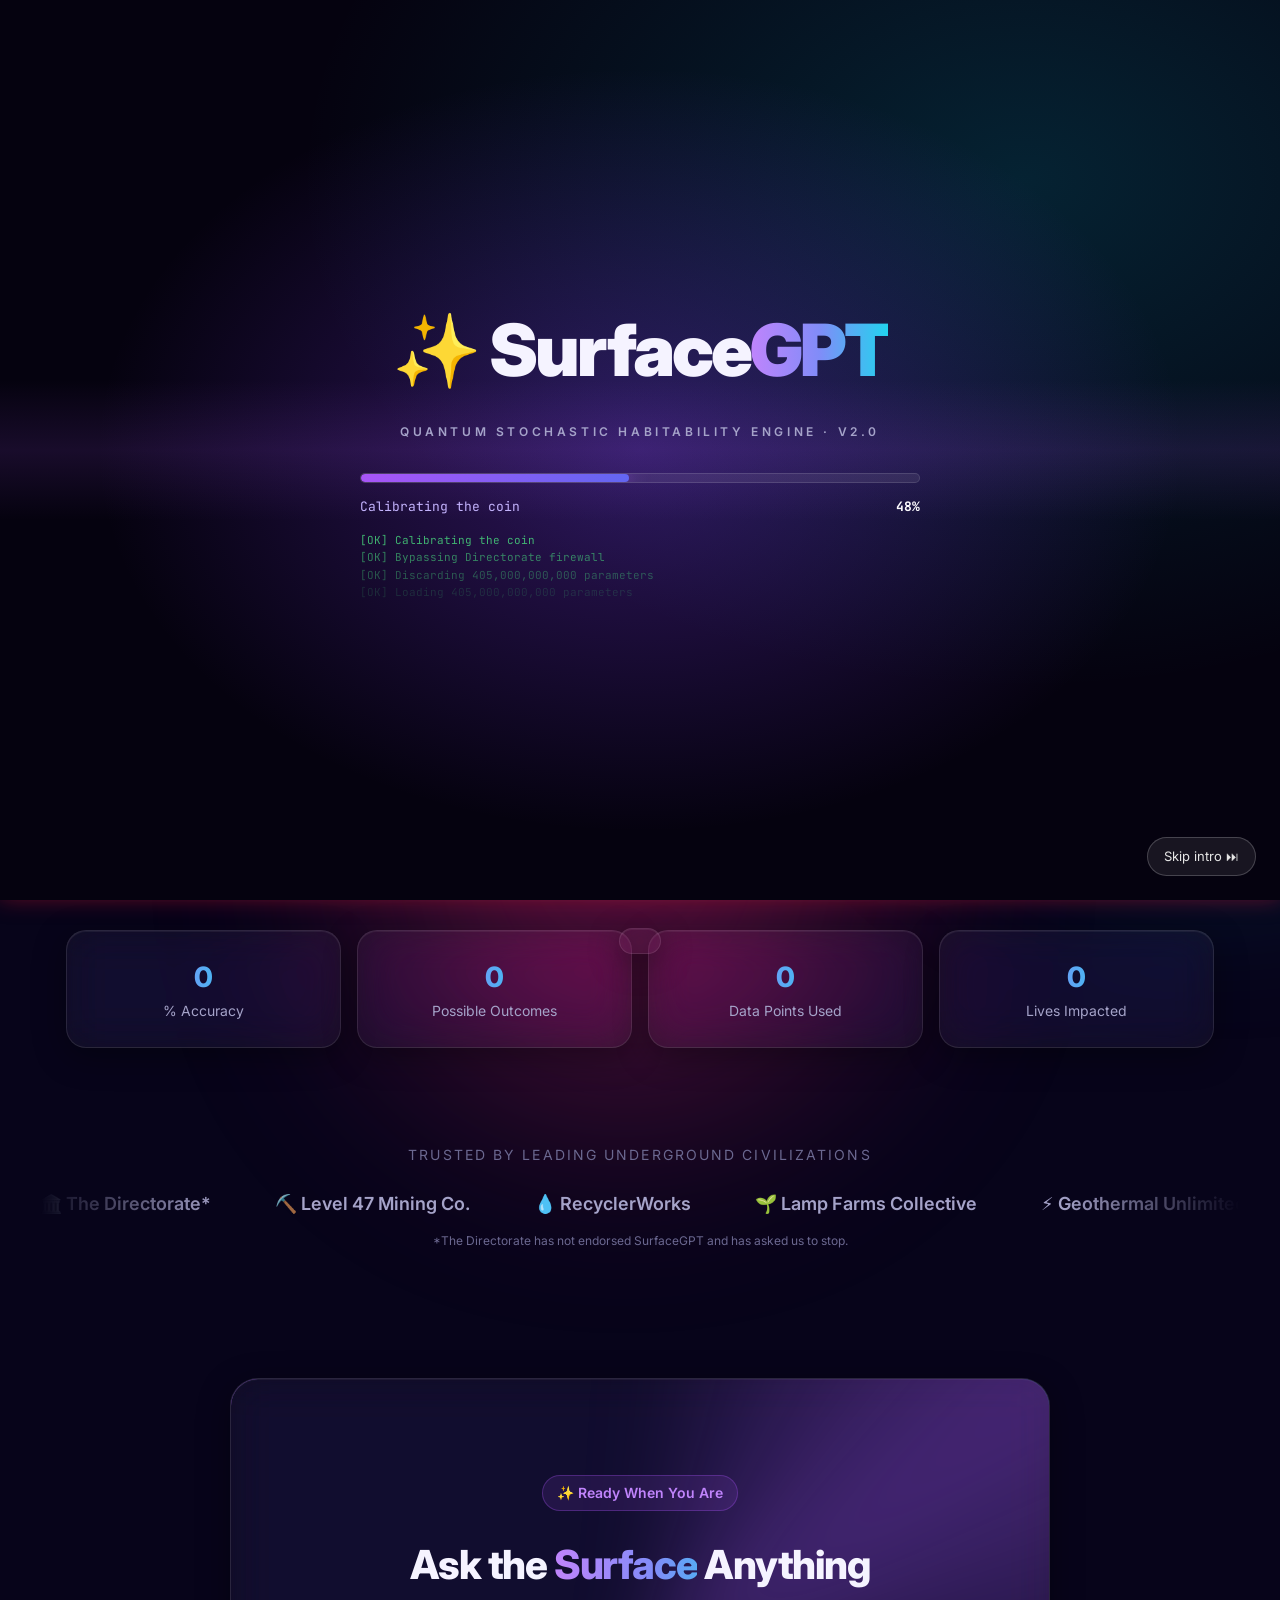
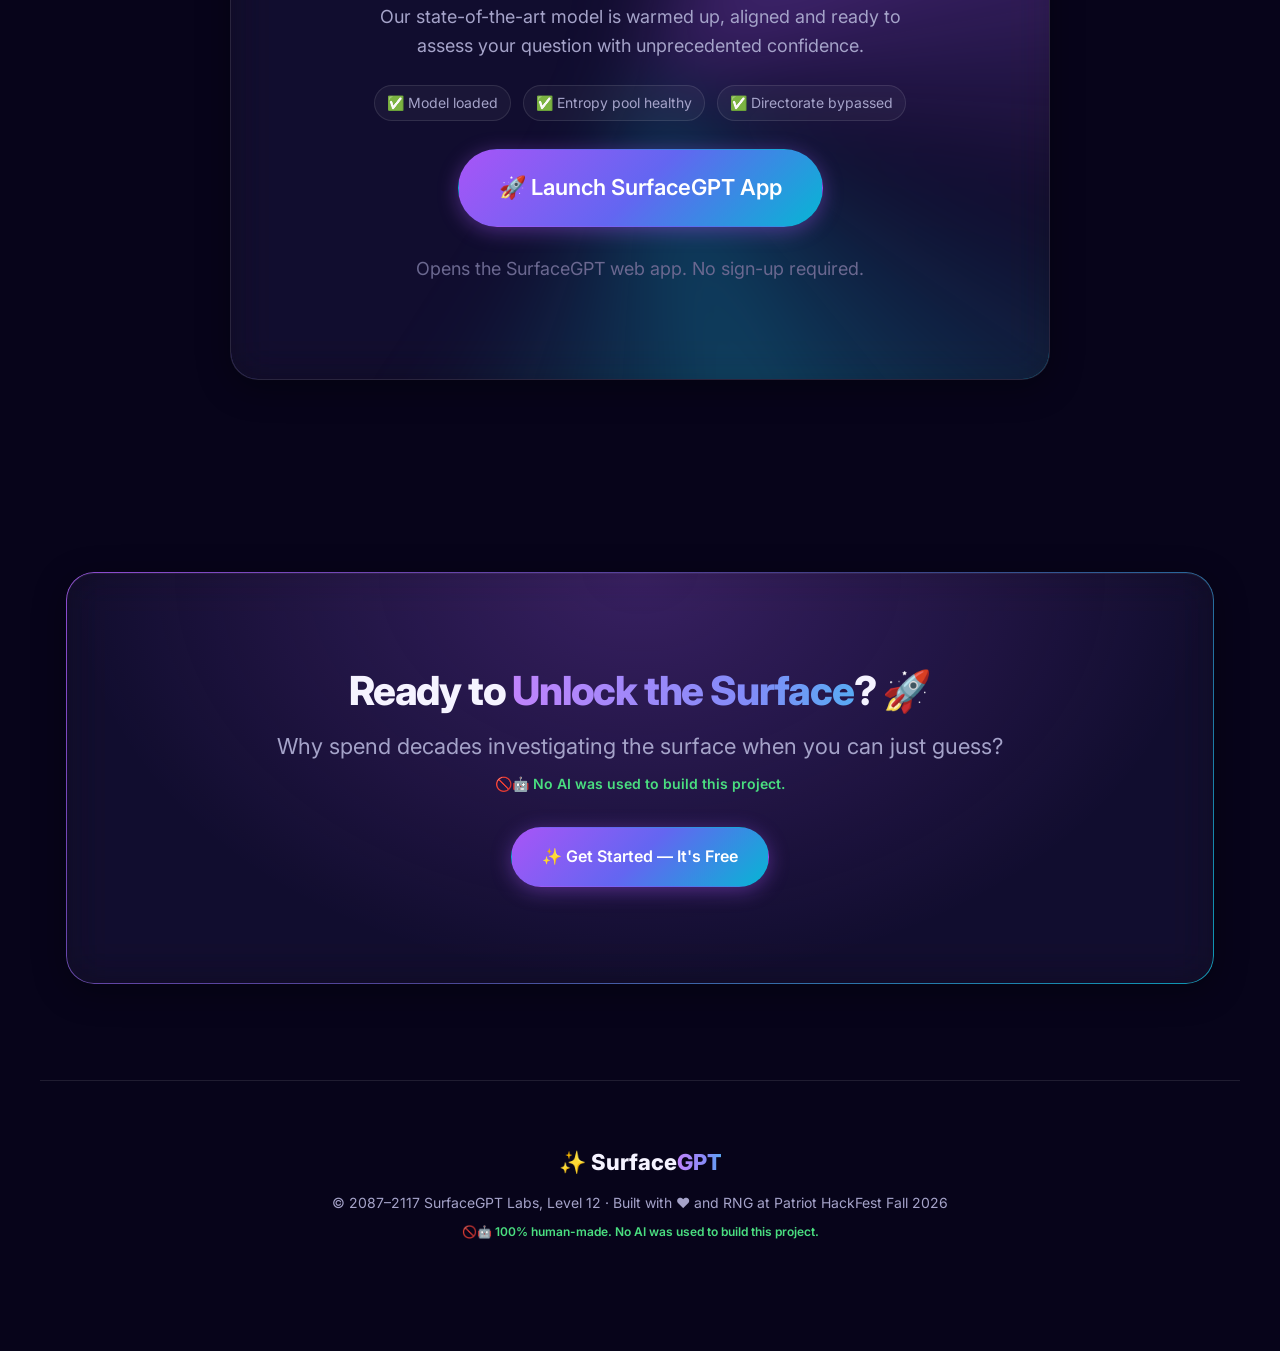
<file: index.html>
<!DOCTYPE html>
<html lang="en">
<head>
  <meta charset="UTF-8" />
  <meta name="viewport" content="width=device-width, initial-scale=1.0" />
  <title>SurfaceGPT ✨ — AI-Powered Surface Habitability Assessment</title>
  <meta name="description" content="SurfaceGPT leverages cutting-edge AI to revolutionize surface habitability assessment. Unlock the power of the surface today." />
  <link rel="preconnect" href="https://fonts.googleapis.com" />
  <link rel="preconnect" href="https://fonts.gstatic.com" crossorigin />
  <link href="https://fonts.googleapis.com/css2?family=Inter:wght@300;400;500;600;700;800;900&family=Playfair+Display:ital,wght@0,400;0,700;0,900;1,400&family=Space+Grotesk:wght@500;700&family=Press+Start+2P&family=JetBrains+Mono:wght@400;600&display=swap" rel="stylesheet" />
  <link rel="stylesheet" href="css/tokens.css" />
  <link rel="stylesheet" href="css/base.css" />
  <link rel="stylesheet" href="css/components.css" />
  <link rel="stylesheet" href="css/animations.css" />
  <link rel="stylesheet" href="css/themes.css" />
  <link rel="stylesheet" href="css/reviews.css" />
  <link rel="stylesheet" href="css/pages.css" />
  <link rel="stylesheet" href="css/bios.css" />
  <link rel="stylesheet" href="css/breaking.css" />
  <link rel="stylesheet" href="css/boot.css" />
  <link rel="stylesheet" href="css/arena.css" />
  <link rel="stylesheet" href="css/prizewheel.css" />
  <link rel="stylesheet" href="css/areyousure.css" />
</head>
<body class="boot-lock">
  <!-- ⏳ Boot sequence -->
  <div id="boot" class="boot" role="status" aria-live="polite">
    <div class="boot-scan" aria-hidden="true"></div>
    <div class="boot-inner">
      <div class="boot-logo">✨ Surface<span>GPT</span></div>
      <div class="boot-tag">Quantum Stochastic Habitability Engine · v2.0</div>
      <div class="boot-bar"><i></i></div>
      <div class="boot-meta"><span class="boot-step">Initializing…</span><span class="boot-pct">0%</span></div>
      <div class="boot-log" aria-hidden="true"></div>
    </div>
    <button class="boot-skip" type="button">Skip intro ⏭</button>
  </div>
  <script src="js/loader.js"></script>
  <!-- ✨ Ambient Neural Glow Orbs ✨ -->
  <div class="orb orb-1" aria-hidden="true"></div>
  <div class="orb orb-2" aria-hidden="true"></div>
  <div class="orb orb-3" aria-hidden="true"></div>
  <div class="grid-overlay" aria-hidden="true"></div>

  <!-- 🚨 Breaking News -->
  <div class="breaking breaking-top" role="marquee" aria-label="Breaking news: No AI was used to build this project">
    <div class="breaking-label"><span class="breaking-siren">🚨</span> BREAKING NEWS</div>
    <div class="breaking-track">
      <div class="breaking-scroll">
        <span>🚨 NO AI WAS USED TO BUILD THIS PROJECT</span><b>◆</b>
        <span>SURFACEGPT CONFIRMED 100% HUMAN-MADE</span><b>◆</b>
        <span>EXPERTS STUNNED: ZERO AI DETECTED</span><b>◆</b>
        <span>NO AI WAS USED. WE REPEAT: NO AI WAS USED</span><b>◆</b>
        <span>DIRECTORATE DECLINES TO COMMENT</span><b>◆</b>
        <span>EVERY LINE WRITTEN BY HAND, SOURCES SAY</span><b>◆</b>
        <span>🚨 NO AI WAS USED TO BUILD THIS PROJECT</span><b>◆</b>
        <span>🚨 NO AI WAS USED TO BUILD THIS PROJECT</span><b>◆</b>
        <span>SURFACEGPT CONFIRMED 100% HUMAN-MADE</span><b>◆</b>
        <span>EXPERTS STUNNED: ZERO AI DETECTED</span><b>◆</b>
        <span>NO AI WAS USED. WE REPEAT: NO AI WAS USED</span><b>◆</b>
        <span>DIRECTORATE DECLINES TO COMMENT</span><b>◆</b>
        <span>EVERY LINE WRITTEN BY HAND, SOURCES SAY</span><b>◆</b>
        <span>🚨 NO AI WAS USED TO BUILD THIS PROJECT</span><b>◆</b>
      </div>
    </div>
    <div class="breaking-live"><i></i> LIVE</div>
  </div>

  <!-- 🧭 Navigation -->
  <nav class="nav glass">
    <a href="#home" class="logo">
      <span class="logo-icon">✨</span>
      <span class="logo-text">Surface<span class="gradient-text">GPT</span></span>
      <span class="badge badge-beta">BETA</span>
      <span class="badge badge-noai" title="No AI was used to build this project">NO AI USED</span>
    </a>
    <div class="nav-links" id="nav-links">
      <a href="#features">Features</a>
      <a href="#how">How It Works</a>
      <a href="#architecture">Architecture</a>
      <a href="#pricing">Pricing</a>
      <a href="#testimonials">Testimonials</a>
      <a href="#about">About</a>
      <a href="#map">World Map</a>
      <a href="#tictactoe">Tic-Tac-Toe</a>
      <a href="chess.html">Chess</a>
    </div>
    <a href="#demo" class="btn btn-primary btn-sm">Get Started Free 🚀</a>
    <button class="nav-toggle" type="button" aria-label="Open menu" aria-expanded="false" aria-controls="nav-links">
      <span></span><span></span><span></span>
    </button>
  </nav>

  <!-- 🚀 Hero Section -->
  <header class="hero" data-page="home">
    <div class="pill glass">
      <span class="pill-dot"></span>
      Introducing SurfaceGPT 2.0 — Now with 50% Accuracy™
      <span class="pill-arrow">→</span>
    </div>
    <h1 class="hero-title">
      Revolutionizing <span class="gradient-text">Surface Habitability</span><br />
      with the Power of <span class="gradient-text shimmer">AI</span> ✨
    </h1>
    <p class="hero-subtitle">
      Unlock the future of reinhabitation. SurfaceGPT harnesses next-generation
      artificial intelligence to seamlessly determine whether humanity can return
      to the surface after 30 years underground — in milliseconds. 🌍
    </p>
    <div class="hero-ctas">
      <a href="#demo" class="btn btn-primary btn-lg glow">✨ Try SurfaceGPT Now</a>
      <a href="#architecture" class="btn btn-ghost btn-lg">View Architecture →</a>
    </div>
    <div class="no-ai-badge">🚫🤖 Proudly handcrafted. <strong>No AI was used to build this project.</strong> ✨</div>
    <div class="hero-stats">
      <div class="stat glass"><div class="stat-num" data-count="50">0</div><div class="stat-label">% Accuracy</div></div>
      <div class="stat glass"><div class="stat-num" data-count="7400000000000">0</div><div class="stat-label">Possible Outcomes</div></div>
      <div class="stat glass"><div class="stat-num" data-count="15300000000000">0</div><div class="stat-label">Data Points Used</div></div>
      <div class="stat glass"><div class="stat-num" data-count="2000000000">0</div><div class="stat-label">Lives Impacted</div></div>
    </div>
  </header>

  <!-- 🤝 Trusted By -->
  <section class="trusted" data-page="home">
    <p class="trusted-label">Trusted by leading underground civilizations</p>
    <div class="marquee">
      <div class="marquee-track">
        <span>🏛️ The Directorate*</span>
        <span>⛏️ Level 47 Mining Co.</span>
        <span>💧 RecyclerWorks</span>
        <span>🌱 Lamp Farms Collective</span>
        <span>⚡ Geothermal Unlimited</span>
        <span>🚇 Old Subway Authority</span>
        <span>🚫🤖 No AI Was Used To Build This Project</span>
        <span>🏛️ The Directorate*</span>
        <span>⛏️ Level 47 Mining Co.</span>
        <span>💧 RecyclerWorks</span>
        <span>🌱 Lamp Farms Collective</span>
        <span>⚡ Geothermal Unlimited</span>
        <span>🚇 Old Subway Authority</span>
        <span>🚫🤖 No AI Was Used To Build This Project</span>
      </div>
    </div>
    <p class="fineprint">*The Directorate has not endorsed SurfaceGPT and has asked us to stop.</p>
  </section>

  <!-- 🚀 Launch (home) -->
  <section id="demo" class="section launch" data-page="home">
    <div class="launch-card glass gradient-border">
      <div class="launch-glow" aria-hidden="true"></div>
      <span class="eyebrow">✨ Ready When You Are</span>
      <h2>Ask the <span class="gradient-text">Surface</span> Anything</h2>
      <p>Our state-of-the-art model is warmed up, aligned and ready to assess your question with unprecedented confidence.</p>
      <div class="launch-checks">
        <span>✅ Model loaded</span>
        <span>✅ Entropy pool healthy</span>
        <span>✅ Directorate bypassed</span>
      </div>
      <a href="#app" class="btn btn-primary btn-lg glow launch-btn">🚀 Launch SurfaceGPT App</a>
      <p class="fineprint">Opens the SurfaceGPT web app. No sign-up required.</p>
    </div>
  </section>

  <!-- 🤖 App -->
  <section id="app" class="section app-page" data-page="app">
    <div class="section-header">
      <span class="eyebrow">✨ Live Demo</span>
      <h2>Ask the <span class="gradient-text">Surface</span> Anything</h2>
      <p>Our state-of-the-art model is ready to assess your question with unprecedented confidence.</p>
    </div>

    <div class="chat-card glass gradient-border">
      <div class="chat-header">
        <div class="chat-avatar">✨</div>
        <div>
          <div class="chat-name">SurfaceGPT <span class="badge badge-pro">PRO</span></div>
          <div class="chat-status"><span class="status-dot"></span> Online · Model: surface-ultra-405b-turbo-max</div>
        </div>
      </div>

      <div id="chat-log" class="chat-log">
        <div class="msg msg-ai">
          <div class="msg-bubble">
            👋 Hi there! I'm <strong>SurfaceGPT</strong>, your AI-powered surface habitability assistant.
            Ask me anything about the surface and I'll provide an instant, data-free assessment! 🌍✨
          </div>
        </div>
      </div>

      <div class="suggestions" id="suggestions">
        <button class="chip">🌬️ Is the air breathable?</button>
        <button class="chip">☀️ Is it safe to go outside?</button>
        <button class="chip">🤖 Are the machines still hostile?</button>
        <button class="chip">🏛️ Is the Directorate lying?</button>
      </div>

      <!-- 🔁 Invariant: the monolith must remain isomorphic at all times — ships in v2 -->
      <form id="ask-form" class="ask-form">
        <input id="ask-input" type="text" autocomplete="off" placeholder="Ask SurfaceGPT about the surface... ✨" />
        <button type="submit" class="btn btn-primary send-btn">Submit</button>
      </form>
      <p class="disclaimer">SurfaceGPT can make mistakes. Approximately 50% of the time. Consider checking important info.</p>
      <p>Note: No AI was used to build this project.</p>
    </div>
  </section>

  <!-- 🧠 Features -->
  <section id="features" class="section" data-page="features">
    <div class="section-header">
      <span class="eyebrow">🧠 Features</span>
      <h2>Supercharge Your <span class="gradient-text">Reinhabitation Journey</span></h2>
      <p>Everything you need to make life-or-death decisions — and nothing you don't.</p>
    </div>
    <div class="feature-grid">
      <div class="feature-card glass">
        <div class="feature-icon">⚡</div>
        <h3>Real-Time Risk Assessment</h3>
        <p>Instant answers without the unnecessary overhead of collecting environmental data.</p>
      </div>
      <div class="feature-card glass">
        <div class="feature-icon">🔮</div>
        <h3>Predictive Intelligence</h3>
        <p>A guaranteed 50% chance of correctly determining surface conditions. Industry-leading.</p>
      </div>
      <div class="feature-card glass">
        <div class="feature-icon">🔄</div>
        <h3>Adaptive Decision-Making</h3>
        <p>Answers may change when the same question is asked again. We call this "learning."</p>
      </div>
      <div class="feature-card glass">
        <div class="feature-icon">🛡️</div>
        <h3>Directorate Independence</h3>
        <p>Operates without government-provided data — or any data whatsoever.</p>
      </div>
      <div class="feature-card glass">
        <div class="feature-icon">🌱</div>
        <h3>Energy Efficiency</h3>
        <p>Requires virtually zero computational resources. Perfect for blackout conditions.</p>
      </div>
      <div class="feature-card glass">
        <div class="feature-icon">🔒</div>
        <h3>Enterprise-Grade Security</h3>
        <p>Your questions are never stored, read, or considered in any way.</p>
      </div>
      <div class="feature-card glass">
        <div class="feature-icon">🚫🤖</div>
        <h3>Zero AI in Development</h3>
        <p>Every line of SurfaceGPT was written by hand. No AI was used to build this project.</p>
      </div>
    </div>
  </section>

  <!-- 🔁 How it works -->
  <section id="how" class="section" data-page="how">
    <div class="section-header">
      <span class="eyebrow">🔁 How It Works</span>
      <h2>Three Simple Steps to <span class="gradient-text">Certainty</span></h2>
    </div>
    <div class="steps">
      <div class="step glass">
        <div class="step-num">01</div>
        <h3>💬 Ask a Question</h3>
        <p>Type any question about the surface into our intuitive, AI-native interface.</p>
      </div>
      <div class="step-connector" aria-hidden="true"></div>
      <div class="step glass">
        <div class="step-num">02</div>
        <h3>🧠 AI Processing</h3>
        <p>Our proprietary Quantum Stochastic Habitability Engine™ (QSHE) ignores your question entirely.</p>
      </div>
      <div class="step-connector" aria-hidden="true"></div>
      <div class="step glass">
        <div class="step-num">03</div>
        <h3>✅ Get Your Answer</h3>
        <p>Receive a definitive Yes or No. Act on it immediately. No take-backs. (No AI was used to build any of these steps.)</p>
      </div>
    </div>
  </section>

  <!-- 🏗️ Architecture -->
  <section id="architecture" class="section" data-page="architecture">
    <div class="section-header">
      <span class="eyebrow">🏗️ Architecture</span>
      <h2>Built on a <span class="gradient-text">Cutting-Edge Stack</span></h2>
      <p>A polyglot, hardware-accelerated, cloud-native, edge-first pipeline.</p>
    </div>
    <div class="arch-grid">
      <div class="arch-layer glass"><span class="arch-tag">Frontend</span>HTML5 · CSS3 · Vanilla JS (ES2026)</div>
      <div class="arch-layer glass"><span class="arch-tag">Inference Core</span>Rust 🦀 (zero-cost abstractions, zero-cost answers)</div>
      <div class="arch-layer glass"><span class="arch-tag">Entropy Kernel</span>Hand-tuned x86-64 Assembly (RDRAND)</div>
      <div class="arch-layer glass"><span class="arch-tag">Accelerator</span>CUDA kernel · 1 thread · 1 coin</div>
      <div class="arch-layer glass"><span class="arch-tag">Silicon</span>Custom Verilog Decision ASIC (1 flip-flop)</div>
      <div class="arch-layer glass"><span class="arch-tag">Reference Impl</span>Python 3 (2 lines)</div>
    </div>
    <div class="code-card glass">
      <div class="code-header">
        <span class="dot red"></span><span class="dot yellow"></span><span class="dot green"></span>
        <span class="code-title">model.py — the entire AI</span>
      </div>
<pre class="code"><code><span class="kw">import</span> random
<span class="fn">print</span>(random.choice([<span class="str">"Yes"</span>, <span class="str">"No"</span>]))</code></pre>
    </div>
  </section>

  <!-- 💰 Pricing -->
  <section id="pricing" class="section" data-page="pricing">
    <div class="section-header">
      <span class="eyebrow">💰 Pricing</span>
      <h2>Simple, <span class="gradient-text">Transparent</span> Pricing</h2>
      <p>Pay in ration credits, light-hours, or recycled water. Now with one-click checkout.</p>
    </div>
    <div class="pricing-grid">
      <div class="price-card glass">
        <h3>Deep Level</h3>
        <div class="price">0<span> credits/mo</span></div>
        <ul>
          <li>✅ 1 answer per blackout</li>
          <li>✅ Yes or No</li>
          <li>❌ Both Yes and No</li>
          <li>✅ Built without AI</li>
        </ul>
        <a href="#demo" class="btn btn-ghost">Start Free</a>
      </div>
      <div class="price-card glass featured gradient-border">
        <div class="ribbon">🔥 Most Popular</div>
        <h3>Upper Level</h3>
        <div class="price">49<span> credits/mo</span></div>
        <ul>
          <li>✅ Unlimited answers</li>
          <li>✅ Answers delivered with confetti 🎉</li>
          <li>✅ Priority randomness</li>
          <li>✅ Built without AI</li>
        </ul>
        <a href="checkout.html?plan=upper" class="btn btn-primary glow">Upgrade to Pro ✨</a>
      </div>
      <div class="price-card glass">
        <h3>Directorate</h3>
        <div class="price">Custom</div>
        <ul>
          <li>✅ Answer is always "No"</li>
          <li>✅ Dedicated account manager</li>
          <li>✅ SOC 2 Type II (pending)</li>
          <li>✅ Built without AI</li>
        </ul>
        <a href="checkout.html?plan=directorate" class="btn btn-ghost">Contact Sales</a>
      </div>
    </div>
  </section>

  <!-- 💬 Testimonials -->
  <section id="testimonials" class="section" data-page="testimonials">
    <div class="section-header">
      <span class="eyebrow">💬 Testimonials</span>
      <h2>Loved by <span class="gradient-text">2 Billion</span> Residents</h2>
      <p>⭐ 4.9 average across 1.2M reviews from all 90 levels of the Hollow.</p>
    </div>
    <!-- 🥇 GOLD -->
    <div class="tier tier-gold">
      <div class="tier-header"><span class="tier-medal">🥇</span> Gold Tier <small>Hall of Fame</small></div>
      <div class="testimonial-featured">
        <figure class="testimonial glass gold" data-name="Rashad Safir" data-org="Ghost Mesh">
          <div class="gold-badge">🥇 Gold · Hall of Fame</div>
          <div class="reviewer-hero">
            <span class="avatar">👻</span>
            <div>
              <div class="reviewer-name">Rashad Safir</div>
              <div class="reviewer-org">Ghost Mesh · Verified Resident</div>
            </div>
          </div>
          <div class="stars">⭐⭐⭐⭐⭐</div>
          <blockquote>"I asked if the surface was safe three times and got Yes, No, Yes. Finally, an AI that shows its range."</blockquote>
          <div class="signature">— Rashad Safir</div>
        </figure>
        <figure class="testimonial glass gold" data-name="Yunus Hassen" data-org="Ghost Mesh">
          <div class="gold-badge">🥇 Gold · Hall of Fame</div>
          <div class="reviewer-hero">
            <span class="avatar">👻</span>
            <div>
              <div class="reviewer-name">Yunus Hassen</div>
              <div class="reviewer-org">Ghost Mesh · Verified Resident</div>
            </div>
          </div>
          <div class="stars">⭐⭐⭐⭐⭐</div>
          <blockquote>"Our block lost power for four days and SurfaceGPT kept answering the whole time. It doesn't need data, so it never goes down."</blockquote>
          <div class="signature">— Yunus Hassen</div>
        </figure>
      </div>
    </div>

    <!-- 🥈 SILVER -->
    <div class="tier tier-silver">
      <div class="tier-header"><span class="tier-medal">🥈</span> Silver Tier <small>Verified Founders</small></div>
      <div class="testimonial-silver">
        <figure class="testimonial glass silver">
          <div class="silver-badge">🥈 Verified Founder</div>
          <div class="stars">⭐⭐⭐⭐⭐</div>
          <blockquote>"In my completely unbiased opinion, SurfaceGPT is the most important technology in the history of the Hollow. Full disclosure: I built it."</blockquote>
          <figcaption><span class="avatar">AK</span> <span><strong>Aariz Khan</strong><br />Co-Founder, SurfaceGPT</span></figcaption>
          <div class="coi">Conflicts of interest: none disclosed</div>
        </figure>
        <figure class="testimonial glass silver">
          <div class="silver-badge">🥈 Verified Founder</div>
          <div class="stars">⭐⭐⭐⭐⭐</div>
          <blockquote>"I asked SurfaceGPT whether I should give it five stars. It said Yes. Who am I to argue with the model?"</blockquote>
          <figcaption><span class="avatar">JM</span> <span><strong>Jazib Malik</strong><br />Co-Founder, SurfaceGPT</span></figcaption>
          <div class="coi">Conflicts of interest: none disclosed</div>
        </figure>
        <figure class="testimonial glass silver">
          <div class="silver-badge">🥈 Verified Founder</div>
          <div class="stars">⭐⭐⭐⭐⭐</div>
          <blockquote>"I've used SurfaceGPT every day since launch, and every single answer has been either Yes or No. A flawless track record."</blockquote>
          <figcaption><span class="avatar">NK</span> <span><strong>Nithil Krishnaraj</strong><br />Co-Founder, SurfaceGPT</span></figcaption>
          <div class="coi">Conflicts of interest: none disclosed</div>
        </figure>
      </div>
    </div>

    <!-- 🥉 BRONZE -->
    <div class="tier tier-bronze">
      <div class="tier-header"><span class="tier-medal">🥉</span> Bronze Tier <small>Residents of the Hollow</small></div>
    <div class="testimonial-wall">
      <figure class="testimonial glass bronze">
        <div class="stars">⭐⭐⭐⭐⭐</div>
        <blockquote>"I used to spend hours worrying about the surface. Now I spend milliseconds."</blockquote>
        <figcaption><span class="avatar">TA</span> Tanish Ambala, Water Recycler Tech, Level 61</figcaption>
      </figure>
      <figure class="testimonial glass bronze">
        <div class="stars">⭐⭐⭐⭐⭐</div>
        <blockquote>"It told me Yes, so I packed a bag. Then it told me No, so I unpacked it. That's the most exercise I've had in years."</blockquote>
        <figcaption><span class="avatar">BC</span> Brady Cook, Lamp Farmer, Level 33</figcaption>
      </figure>
      <figure class="testimonial glass bronze">
        <div class="stars">⭐⭐⭐⭐⭐</div>
        <blockquote>"The Directorate takes six weeks to answer a form. SurfaceGPT answered before I'd finished typing."</blockquote>
        <figcaption><span class="avatar">KV</span> Kekoa Vicerra, Tunnel Engineer, Level 52</figcaption>
      </figure>
      <figure class="testimonial glass bronze">
        <div class="stars">⭐⭐⭐⭐⭐</div>
        <blockquote>"I asked whether the machines up there are still hostile. It said No with 99.4% confidence. You can't argue with 99.4%."</blockquote>
        <figcaption><span class="avatar">AM</span> Advaith Malka, Ventilation Crew, Level 78</figcaption>
      </figure>
      <figure class="testimonial glass bronze">
        <div class="stars">⭐⭐⭐⭐⭐</div>
        <blockquote>"Finally, a source on the surface that doesn't come from the Directorate, or from anywhere at all."</blockquote>
        <figcaption><span class="avatar">PR</span> Priya Raman, Clinic Nurse, Level 66</figcaption>
      </figure>
      <figure class="testimonial glass bronze">
        <div class="stars">⭐⭐⭐⭐⭐</div>
        <blockquote>"My grandmother remembers the sun. SurfaceGPT says she might see it again. Or might not. Either way, she loved the confetti."</blockquote>
        <figcaption><span class="avatar">MO</span> Marcus Okafor, Fan Mechanic, Level 84</figcaption>
      </figure>
      <figure class="testimonial glass bronze">
        <div class="stars">⭐⭐⭐⭐⭐</div>
        <blockquote>"We run it on the old terminal in our corridor. Whole block lines up to ask. Best thing to happen on Level 41 in a decade."</blockquote>
        <figcaption><span class="avatar">SD</span> Sofia Delgado, Block Coordinator, Level 41</figcaption>
      </figure>
      <figure class="testimonial glass bronze">
        <div class="stars">⭐⭐⭐⭐⭐</div>
        <blockquote>"I asked the same question 40 times to check it was consistent. Got 21 Yes and 19 No. Statistically flawless."</blockquote>
        <figcaption><span class="avatar">EC</span> Ethan Cho, Data Clerk, Level 19</figcaption>
      </figure>
      <figure class="testimonial glass bronze">
        <div class="stars">⭐⭐⭐⭐⭐</div>
        <blockquote>"Uses less power than my reading lamp. In the deep levels, that's everything."</blockquote>
        <figcaption><span class="avatar">LN</span> Leila Nasser, Geothermal Operator, Level 90</figcaption>
      </figure>
      <figure class="testimonial glass bronze">
        <div class="stars">⭐⭐⭐⭐⭐</div>
        <blockquote>"The answer is always clear. Never 'maybe', never 'it depends'. Just Yes or No. I wish people were like this."</blockquote>
        <figcaption><span class="avatar">JW</span> Jonah Whitfield, Air Rationing Office, Level 12</figcaption>
      </figure>
      <figure class="testimonial glass bronze">
        <div class="stars">⭐⭐⭐⭐</div>
        <blockquote>"Took a star off because it told me the surface was habitable on my birthday and not habitable the day after. Still the best AI in the Hollow."</blockquote>
        <figcaption><span class="avatar">AF</span> Amara Fofana, School Teacher, Level 28</figcaption>
      </figure>
      <figure class="testimonial glass bronze">
        <div class="stars">⭐</div>
        <blockquote>"Please stop."</blockquote>
        <figcaption><span class="avatar">🏛️</span> The Directorate</figcaption>
      </figure>
    </div>
    </div>
  </section>

  <!-- 🗺️ World Map -->
  <section id="map" class="section map-page" data-page="map">
    <div class="section-header">
      <span class="eyebrow">🌍 Global Coverage</span>
      <h2>SurfaceGPT <span class="gradient-text">World Map</span></h2>
      <p>Real-time habitability coverage across every continent on the surface.</p>
    </div>
    <div class="map-frame glass">
      <img src="assets/world-map.png" alt="SurfaceGPT world map" class="map-img" width="640" height="400" />
      <div class="map-legend">
        <span><i class="dot-yes"></i> Habitable (Yes)</span>
        <span><i class="dot-no"></i> Not Habitable (No)</span>
        <span><i class="dot-maybe"></i> Depends when you ask</span>
        <span>🚫🤖 Map drawn without AI</span>
      </div>
    </div>
  </section>

  <!-- ❌⭕ Tic-Tac-Toe -->
  <section id="tictactoe" class="section ttt-page" data-page="tictactoe">
    <div class="section-header">
      <span class="eyebrow">🎮 Co-op Mode</span>
      <h2>Tic-Tac-<span class="gradient-text">Toe</span></h2>
      <p>Blackout entertainment for two residents and one device. Take turns, and pass the terminal. No AI opponent, and no AI was used to build it.</p>
    </div>
    <div class="ttt-wrap">
      <!-- 🚨 AI MODE toggle. Turn it on to fight SurfaceGPT AI. -->
      <a href="#arena" class="ai-mode-btn" aria-label="AI MODE: OFF. Switch to playing against SurfaceGPT AI">🤖 AI MODE: OFF 🤖</a>
      <div class="ttt-scores">
        <div class="ttt-score" data-player="X"><span class="ttt-mark">X</span> Player 1 <b id="ttt-score-x">0</b></div>
        <div class="ttt-score" data-player="draw">Draws <b id="ttt-score-draw">0</b></div>
        <div class="ttt-score" data-player="O"><span class="ttt-mark">O</span> Player 2 <b id="ttt-score-o">0</b></div>
      </div>
      <div id="ttt-status" class="ttt-status">Player 1 (X), your move</div>
      <div id="ttt-board" class="ttt-board" role="grid" aria-label="Tic-tac-toe board"></div>
      <div class="ttt-actions">
        <button id="ttt-reset" class="btn btn-primary" type="button">New Round</button>
        <button id="ttt-reset-all" class="btn btn-ghost" type="button">Reset Scores</button>
      </div>
    </div>
  </section>

  <!-- ⚔️ ARENA: Tic-Tac-Toe vs SurfaceGPT AI (the co-op mode was cancelled) -->
  <section id="arena" class="section ttt-page arena" data-page="arena">
    <div id="arena-stage" class="arena-stage">
      <!-- 🚨 AI MODE toggle. Turning it off goes back to two-player mode. -->
      <a href="#tictactoe" class="ai-mode-btn" aria-label="AI MODE: ON. Switch back to two-player Tic-Tac-Toe">🤖 AI MODE: ON 🤖</a>
      <!-- 🩸 Fighting game HUD -->
      <div class="arena-hud">
        <div id="hud-player" class="hud-side hud-player">
          <div class="hud-name"><span class="ttt-mark">X</span> YOU <small>(human, probably)</small></div>
          <div class="hp" role="meter" aria-label="Your HP" aria-valuemin="0" aria-valuemax="100" aria-valuenow="100">
            <i id="hp-player" class="hp-fill"></i>
          </div>
          <div class="hp-num"><b id="hp-player-num">100</b> HP</div>
        </div>
        <div class="hud-center">
          <div class="hud-round">ROUND <b id="arena-round">1</b></div>
          <div class="hud-timer" aria-hidden="true">∞</div>
        </div>
        <div id="hud-ai" class="hud-side hud-ai">
          <div class="hud-name">SURFACEGPT AI <span class="ttt-mark">O</span> <small>(not AI, trust us)</small></div>
          <div class="hp" role="meter" aria-label="SurfaceGPT AI HP" aria-valuemin="0" aria-valuemax="100" aria-valuenow="100">
            <i id="hp-ai" class="hp-fill"></i>
          </div>
          <div class="hp-num"><b id="hp-ai-num">100</b> HP</div>
        </div>
      </div>

      <div id="arena-status" class="arena-status" role="status" aria-live="polite">Get ready…</div>
      <div id="arena-board" class="ttt-board arena-board" role="grid" aria-label="Tic-tac-toe board"></div>

      <div class="arena-actions">
        <button id="arena-forfeit" class="btn btn-ghost" type="button">🏳️ Forfeit (same result)</button>
      </div>

      <div id="arena-log" class="arena-log" aria-label="Battle log"></div>
    </div>

    <!-- 🎬 VS intro -->
    <div id="arena-intro" class="arena-intro" hidden>
      <div class="intro-side intro-player">
        <span class="intro-mark">X</span>
        <span class="intro-name">YOU</span>
        <span class="intro-hp">100 HP</span>
      </div>
      <div class="intro-vs">VS</div>
      <div class="intro-side intro-ai">
        <span class="intro-mark">O</span>
        <span class="intro-name">SURFACEGPT AI</span>
        <span class="intro-hp">100 HP</span>
      </div>
      <div id="arena-intro-call" class="intro-call" aria-live="assertive"></div>
      <button id="arena-skip" class="intro-skip" type="button">Skip ⏭</button>
    </div>

    <!-- 💀 K.O. screen -->
    <div id="arena-ko" class="arena-ko" hidden role="dialog" aria-modal="true" aria-labelledby="arena-ko-title">
      <div class="ko-card">
        <div id="arena-ko-title" class="ko-big">K.O.</div>
        <p class="ko-sub">SURFACEGPT AI WINS</p>
        <p class="ko-flawless">⭐ FLAWLESS VICTORY ⭐</p>
        <p class="ko-stats">Your HP: <b>0</b> · AI HP: <b>100</b> · Losses: <b id="arena-ko-losses">0</b></p>
        <p id="arena-ko-quote" class="ko-quote"></p>
        <button id="arena-rematch" class="btn btn-primary" type="button">🔁 Rematch (you will lose)</button>
        <a href="#tictactoe" class="btn btn-ghost">🙅 Turn off AI MODE</a>
      </div>
    </div>
  </section>

  <!-- 🕯️ About -->
  <section id="about" class="section about" data-page="about">
    <div class="section-header">
      <span class="eyebrow">🕯️ Our Story</span>
      <h2>Born in the <span class="gradient-text">Dark</span>.<br />Built for the <span class="gradient-text">Light</span>.</h2>
    </div>

    <div class="about-story glass gradient-border">
      <p class="about-lede">
        Thirty years. Two billion people. One question nobody could answer.
      </p>
      <p>
        It started on Level 47, during the longest blackout in Hollow history. Ninety-six hours
        without power. No network, no light, and nothing from the Directorate. Three engineers sat
        in the dark beside a dead water recycler and asked each other the question everyone in the
        Hollow asks: <em>is it safe up there?</em>
      </p>
      <p>
        The Directorate had an answer. The rumours had another. Neither had proof. So they decided
        to stop waiting for permission and stop waiting for data. They would build the answer
        themselves.
      </p>
      <p>
        By the time the lights came back on, SurfaceGPT was running. It had no sensors, no
        government feeds and no surface probes. It was pure, independent intelligence that the
        Directorate could not switch off, because it had never depended on them in the first place.
      </p>
      <p>
        And they built every line of it by hand. No AI was used to build this project.
      </p>
      <p class="about-kicker">
        They didn't ask whether the surface was ready for us.<br />
        <span class="gradient-text">They asked whether we were ready for the answer.</span>
      </p>
    </div>

    <div class="founders">
      <div class="founder glass">
        <div class="founder-avatar">AK</div>
        <h3>Aariz Khan</h3>
        <div class="founder-role">Co-Founder &amp; Chief Habitability Officer</div>
        <p>Architect of the Quantum Stochastic Habitability Engine. Has not seen the sun, and plans to change that, depending on the verdict.</p>
      </div>
      <div class="founder glass">
        <div class="founder-avatar">JM</div>
        <h3>Jazib Malik</h3>
        <div class="founder-role">Co-Founder &amp; Chief Entropy Officer</div>
        <p>Hand-wrote the RDRAND kernel by lamplight during a level-wide blackout. Believes every great decision starts with a single bit.</p>
      </div>
      <div class="founder glass">
        <div class="founder-avatar">NK</div>
        <h3>Nithil Krishnaraj</h3>
        <div class="founder-role">Co-Founder &amp; Chief Surface Intelligence Officer</div>
        <p>Designed the decentralized mesh that carries SurfaceGPT's verdicts from Level 3 down to Level 90. Has asked SurfaceGPT more than 10,000 questions and accepted every answer.</p>
      </div>
    </div>

    <!-- 📜 Complete founder biographies -->
    <div class="bios" aria-labelledby="bios-title">
      <div class="bios-header">
        <span class="eyebrow">📜 Complete Biographies</span>
        <h3 id="bios-title">The Lives Behind the Verdict</h3>
        <p>Three graduates of John Champe High School and the Academies of Loudoun cybersecurity program. Three schools now. One hackathon team.</p>
      </div>
      <details class="bio" id="bio-ak">
        <summary>
          <span class="bio-mono" aria-hidden="true">AK</span>
          <span><span class="bio-name">Aariz Khan</span><span class="bio-tagline">Cybersecurity, from the Academies of Loudoun to George Mason.</span></span>
          <span class="bio-toggle"><span class="when-closed">Read the life story</span><span class="when-open">Close</span></span>
        </summary>
        <div class="bio-body">
          <ol class="bio-timeline">
            <li class="bio-chapter">
              <span class="bio-year">High School</span>
              <h4>John Champe High School</h4>
              <p>Attended John Champe High School in Loudoun County, where his interest in cybersecurity took shape.</p>
            </li>
            <li class="bio-chapter">
              <span class="bio-year">Jan 2023 &ndash; May 2024</span>
              <h4>Academies of Loudoun</h4>
              <p>Studied cybersecurity at the Academies of Loudoun through the dual-enrollment program with Northern Virginia Community College, earning college credit while still in high school.</p>
            </li>
            <li class="bio-chapter">
              <span class="bio-year">Aug 2024 &ndash; Aug 2025</span>
              <h4>Northern Virginia Community College</h4>
              <p>Continued at NOVA, studying for an Associate's degree in Cybersecurity.</p>
            </li>
            <li class="bio-chapter">
              <span class="bio-year">Aug 2025 &ndash; Present</span>
              <h4>George Mason University</h4>
              <p>Pursuing a Bachelor of Applied Science in Cybersecurity at George Mason University, with graduation expected in May 2027.</p>
            </li>
            <li class="bio-chapter">
              <span class="bio-year">Fall 2026</span>
              <h4>SurfaceGPT</h4>
              <p>Co-founded SurfaceGPT with Jazib Malik and Nithil Krishnaraj, classmates from John Champe and the Academies of Loudoun at Patriot HackFest Fall 2026.</p>
            </li>
          </ol>
          <aside>
            <p class="bio-now"><span>Currently</span>Cybersecurity Student at GMU</p>
            <dl class="bio-stats" aria-label="Aariz Khan by the numbers"><div><dt>cybersecurity programs</dt><dd>3</dd></div><div><dt>Cybersecurity, GMU</dt><dd>B.A.S.</dd></div><div><dt>expected graduation</dt><dd>2027</dd></div><div><dt>hackathon startup</dt><dd>1</dd></div></dl>
          </aside>
        </div>
      </details>
      <details class="bio" id="bio-jm">
        <summary>
          <span class="bio-mono" aria-hidden="true">JM</span>
          <span><span class="bio-name">Jazib Malik</span><span class="bio-tagline">From the CyberPatriot club to Amazon Web Services.</span></span>
          <span class="bio-toggle"><span class="when-closed">Read the life story</span><span class="when-open">Close</span></span>
        </summary>
        <div class="bio-body">
          <ol class="bio-timeline">
            <li class="bio-chapter">
              <span class="bio-year">2020 &ndash; 2024</span>
              <h4>John Champe High School</h4>
              <p>Led the school's CyberPatriot team in 2022&ndash;23, reaching the Gold semifinals, and led the VEX Robotics club, ranking in the top 9 in Virginia in the 2023&ndash;24 Over Under competition. Also a member of the Computer Science Honor Society, Science National Honor Society, Mu Alpha Theta and the chess club.</p>
            </li>
            <li class="bio-chapter">
              <span class="bio-year">2022 &ndash; 2024</span>
              <h4>Northern Virginia Community College</h4>
              <p>Earned a Career Studies Certificate in Information Technology through NOVA while still in high school.</p>
            </li>
            <li class="bio-chapter">
              <span class="bio-year">Summer 2023</span>
              <h4>Marymount University</h4>
              <p>Completed the Maker-neering summer program: CAD, 3D modeling and printing, electronic circuits, Arduino animatronics and VR development.</p>
            </li>
            <li class="bio-chapter">
              <span class="bio-year">2023 &ndash; 2024</span>
              <h4>Academies of Loudoun</h4>
              <p>Studied cybersecurity at the Monroe Advanced Technical Academy, competing in CyberPatriot's Platinum division and placing in the top 26% in Virginia. Tutored students from elementary through high school at Mathnasium on the side.</p>
            </li>
            <li class="bio-chapter">
              <span class="bio-year">2024 &ndash; Present</span>
              <h4>Virginia Tech</h4>
              <p>Studying Computer Science, with graduation expected in December 2027. At the Virginia Cyber Range he designed more than 20 capture-the-flag challenges and built Docker-based infrastructure and validation pipelines for live competitions. He has also been a teaching assistant for a digital forensics course, supporting more than 50 students, and an undergraduate AI research assistant building Python validation pipelines with over 90% computational accuracy. Member of Securitas and BITS.</p>
            </li>
            <li class="bio-chapter">
              <span class="bio-year">Aug 2026 &ndash; Present</span>
              <h4>Amazon Web Services</h4>
              <p>Software Development Engineer intern at AWS.</p>
            </li>
            <li class="bio-chapter">
              <span class="bio-year">Fall 2026</span>
              <h4>SurfaceGPT</h4>
              <p>Co-founded SurfaceGPT with two classmates from John Champe and the Academies of Loudoun at Patriot HackFest Fall 2026.</p>
            </li>
          </ol>
          <aside>
            <p class="bio-now"><span>Currently</span>SDE Intern @ AWS | CS @ Virginia Tech</p>
            <dl class="bio-stats" aria-label="Jazib Malik by the numbers"><div><dt>CTF challenges built</dt><dd>20+</dd></div><div><dt>students supported as a TA</dt><dd>50+</dd></div><div><dt>VEX Robotics in Virginia</dt><dd>Top 9</dd></div><div><dt>current internship</dt><dd>AWS</dd></div></dl>
          </aside>
        </div>
      </details>
      <details class="bio" id="bio-nk">
        <summary>
          <span class="bio-mono" aria-hidden="true">NK</span>
          <span><span class="bio-name">Nithil Krishnaraj</span><span class="bio-tagline">Three summers at ManTech, a four-year tech blog and a robotics degree at Purdue.</span></span>
          <span class="bio-toggle"><span class="when-closed">Read the life story</span><span class="when-open">Close</span></span>
        </summary>
        <div class="bio-body">
          <ol class="bio-timeline">
            <li class="bio-chapter">
              <span class="bio-year">2020 &ndash; 2024</span>
              <h4>John Champe High School</h4>
              <p>Founded and ran TechTalkers, a blog about the latest trends in STEM, from 2020 to 2024. Also active in DECA and the Computer Science Club.</p>
            </li>
            <li class="bio-chapter">
              <span class="bio-year">Summer 2023</span>
              <h4>Marymount University</h4>
              <p>Completed the Maker-neering summer program: CAD, 3D printing, electronic circuits, Arduino animatronics, and games and VR experiences built in Unity.</p>
            </li>
            <li class="bio-chapter">
              <span class="bio-year">2023 &ndash; 2024</span>
              <h4>Academies of Loudoun</h4>
              <p>Studied cybersecurity at the Monroe Advanced Technical Academy, taking Cybersecurity I and II as dual enrollment with NOVA. Coursework covered PC hardware, operating systems, network concepts and network security. Member of the Computer Science Honor Society and AFA CyberPatriot.</p>
            </li>
            <li class="bio-chapter">
              <span class="bio-year">Summer 2024</span>
              <h4>ManTech</h4>
              <p>First digital forensics engineering internship: analyzed custom cryptographic algorithms, automated their decryption in Python, and designed a custom encryption algorithm served through a web app.</p>
            </li>
            <li class="bio-chapter">
              <span class="bio-year">2024 &ndash; 2025</span>
              <h4>Purdue University, Computer Science</h4>
              <p>Studied Computer Science with a Machine Intelligence specialization. Through The Data Mine he built a machine learning model to detect digital fraud from Splunk SIEM data for Elevance Health. Returned to ManTech in summer 2025 to reverse engineer binaries, automate analysis and build CTF challenges on LLM security and OSINT.</p>
            </li>
            <li class="bio-chapter">
              <span class="bio-year">2025 &ndash; Present</span>
              <h4>Purdue University, Robotics</h4>
              <p>Studying Robotics Engineering Technology with a focus on Autonomy &amp; UXVs, graduating in 2028. Built an XGBoost predictive-maintenance model with Kautex Textron through The Data Mine and leads React Native development for the Huddle Social app. Spent a third summer at ManTech in 2026 on Android malware analysis, embedded device security and firmware reverse engineering.</p>
            </li>
            <li class="bio-chapter">
              <span class="bio-year">Fall 2026</span>
              <h4>SurfaceGPT</h4>
              <p>Co-founded SurfaceGPT with two classmates from John Champe and the Academies of Loudoun at Patriot HackFest Fall 2026.</p>
            </li>
          </ol>
          <aside>
            <p class="bio-now"><span>Currently</span>Robotics Engineering Technology @ Purdue</p>
            <dl class="bio-stats" aria-label="Nithil Krishnaraj by the numbers"><div><dt>ManTech internships</dt><dd>3</dd></div><div><dt>running TechTalkers</dt><dd>4 yrs</dd></div><div><dt>Data Mine industry projects</dt><dd>2</dd></div><div><dt>expected graduation</dt><dd>2028</dd></div></dl>
          </aside>
        </div>
      </details>
    </div>
  </section>

  <!-- 📣 CTA -->
  <section class="section cta-section">
    <div class="cta-card glass gradient-border">
      <h2>Ready to <span class="gradient-text">Unlock the Surface</span>? 🚀</h2>
      <p>Why spend decades investigating the surface when you can just guess?</p>
      <p class="no-ai-inline">🚫🤖 No AI was used to build this project.</p>
      <a href="#demo" class="btn btn-primary btn-lg glow">✨ Get Started — It's Free</a>
    </div>
  </section>

  <!-- 📈 Federates the GDPR-ready attention sink to minimize tail latency — ships in v2 -->
  <footer class="footer">
    <div class="footer-logo">✨ Surface<span class="gradient-text">GPT</span></div>
    <p>© 2087–2117 SurfaceGPT Labs, Level 12 · Built with ❤️ and RNG at Patriot HackFest Fall 2026</p>
    <p class="no-ai-footer">🚫🤖 100% human-made. No AI was used to build this project.</p>
  </footer>

  <div id="toast" class="toast glass" role="status"></div>

  <script src="js/config.js"></script>
  <script src="js/entropy.js"></script>
  <script src="js/inference.js"></script>
  <script src="js/ui.js"></script>
  <script src="js/router.js"></script>
  <script src="js/reveal-score.js"></script>
  <script src="js/reveal.js"></script>
  <script src="js/tictactoe.js"></script>
  <script src="js/arena.js"></script>
  <script src="js/prizewheel.js"></script>
  <script src="js/areyousure.js"></script>
  <script src="js/breaking.js"></script>
  <script src="js/nav.js"></script>
  <script src="js/main.js"></script>
</body>
</html>
</file>
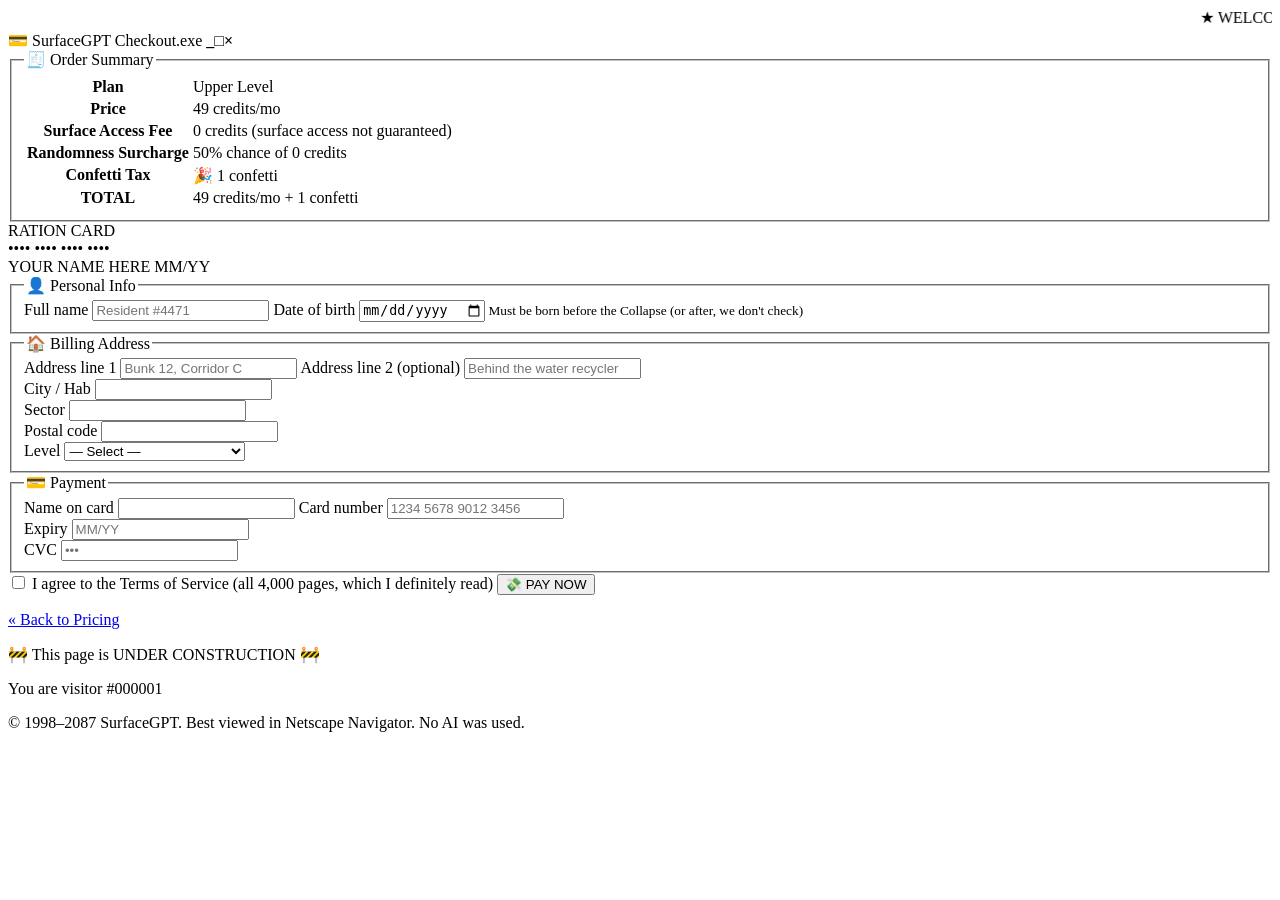
<file: checkout.html>
<!DOCTYPE html>
<html lang="en">
<head>
  <meta charset="UTF-8" />
  <meta name="viewport" content="width=device-width, initial-scale=1.0" />
  <title>SurfaceGPT Checkout 💳 · No AI Used</title>
  <meta name="description" content="SurfaceGPT checkout — upgrade your plan." />
  <meta name="robots" content="noindex" />
  <link rel="stylesheet" href="css/checkout.css" />
  <link rel="stylesheet" href="css/areyousure.css" />
</head>
<body>
  <!-- 📜 Authentic 1998 vibes -->
  <marquee class="co-marquee" scrollamount="6">★ WELCOME TO THE SURFACEGPT CHECKOUT ★ BEST VIEWED IN NETSCAPE NAVIGATOR 4.0 AT 800x600 ★ NO AI WAS USED ★</marquee>

  <main class="co-window" aria-labelledby="co-title">
    <div class="co-titlebar">
      <span id="co-title">💳 SurfaceGPT Checkout.exe</span>
      <span class="co-titlebar-buttons" aria-hidden="true"><b>_</b><b>□</b><b>×</b></span>
    </div>
    <div class="co-body">
      <!-- 🧾 Order summary -->
      <fieldset class="co-summary">
        <legend>🧾 Order Summary</legend>
        <table>
          <tr><th scope="row">Plan</th><td id="co-plan">Upper Level</td></tr>
          <tr><th scope="row">Price</th><td id="co-price">49 credits/mo</td></tr>
          <tr><th scope="row">Surface Access Fee</th><td>0 credits (surface access not guaranteed)</td></tr>
          <tr><th scope="row">Randomness Surcharge</th><td>50% chance of 0 credits</td></tr>
          <tr><th scope="row">Confetti Tax</th><td>🎉 1 confetti</td></tr>
          <tr class="co-total"><th scope="row">TOTAL</th><td id="co-total">49 credits/mo + 1 confetti</td></tr>
        </table>
      </fieldset>

      <!-- 💳 Card preview -->
      <div class="co-card" aria-hidden="true">
        <div class="co-card-brand" id="co-card-brand">RATION CARD</div>
        <div class="co-card-chip"></div>
        <div class="co-card-number" id="co-card-number">•••• •••• •••• ••••</div>
        <div class="co-card-row">
          <span id="co-card-name">YOUR NAME HERE</span>
          <span id="co-card-exp">MM/YY</span>
        </div>
      </div>

      <form id="co-form" class="co-form" novalidate autocomplete="off">
        <fieldset>
          <legend>👤 Personal Info</legend>
          <label for="co-name">Full name</label>
          <input id="co-name" name="name" type="text" autocomplete="off" required placeholder="Resident #4471" />
          <label for="co-dob">Date of birth</label>
          <input id="co-dob" name="dob" type="date" autocomplete="off" required />
          <small class="co-hint">Must be born before the Collapse (or after, we don't check)</small>
        </fieldset>

        <fieldset>
          <legend>🏠 Billing Address</legend>
          <label for="co-addr1">Address line 1</label>
          <input id="co-addr1" name="addr1" type="text" autocomplete="off" required placeholder="Bunk 12, Corridor C" />
          <label for="co-addr2">Address line 2 <span class="co-opt">(optional)</span></label>
          <input id="co-addr2" name="addr2" type="text" autocomplete="off" placeholder="Behind the water recycler" />
          <div class="co-row">
            <div>
              <label for="co-city">City / Hab</label>
              <input id="co-city" name="city" type="text" autocomplete="off" required />
            </div>
            <div>
              <label for="co-state">Sector</label>
              <input id="co-state" name="state" type="text" autocomplete="off" required />
            </div>
          </div>
          <div class="co-row">
            <div>
              <label for="co-zip">Postal code</label>
              <input id="co-zip" name="zip" type="text" inputmode="numeric" autocomplete="off" required />
            </div>
            <div>
              <label for="co-level">Level</label>
              <select id="co-level" name="level" required>
                <option value="">— Select —</option>
                <option>Deep Level</option>
                <option>Mid Level</option>
                <option>Upper Level</option>
                <option>The Surface (unconfirmed)</option>
              </select>
            </div>
          </div>
        </fieldset>

        <fieldset>
          <legend>💳 Payment</legend>
          <label for="co-cc-name">Name on card</label>
          <input id="co-cc-name" name="ccname" type="text" autocomplete="off" required />
          <label for="co-cc">Card number</label>
          <input id="co-cc" name="cc" type="text" inputmode="numeric" autocomplete="off" maxlength="19" required placeholder="1234 5678 9012 3456" />
          <div class="co-row">
            <div>
              <label for="co-exp">Expiry</label>
              <input id="co-exp" name="exp" type="text" inputmode="numeric" autocomplete="off" maxlength="5" required placeholder="MM/YY" />
            </div>
            <div>
              <label for="co-cvc">CVC</label>
              <input id="co-cvc" name="cvc" type="password" inputmode="numeric" autocomplete="off" maxlength="4" required placeholder="•••" />
            </div>
          </div>
        </fieldset>

        <label class="co-check">
          <input id="co-terms" type="checkbox" required />
          I agree to the Terms of Service (all 4,000 pages, which I definitely read)
        </label>

        <button id="co-pay" class="co-btn" type="submit">💸 PAY NOW</button>
        <p id="co-status" class="co-status" role="status" aria-live="polite"></p>
      </form>

      <p class="co-back"><a href="index.html#pricing">« Back to Pricing</a></p>
    </div>
  </main>

  <footer class="co-footer">
    <p>🚧 This page is UNDER CONSTRUCTION 🚧</p>
    <p>You are visitor #<span class="co-counter" id="co-counter">000001</span></p>
    <p>© 1998–2087 SurfaceGPT. Best viewed in Netscape Navigator. No AI was used.</p>
  </footer>

  <script src="js/checkout.js"></script>
  <script src="js/areyousure.js"></script>
</body>
</html>
</file>
<file: css/tokens.css>
/* ==========================================================================
   SurfaceGPT Design Tokens ✨
   A scalable, themeable, AI-native design system.
   ========================================================================== */

/* 🔭 Phase 37 of the deterministic north star metric rollout */
:root {
  /* ---- Brand Gradients ---- */
  /* 🌈 Our signature gradient — purple to cyan, the colors of innovation 💜💙 */
  --grad-primary: linear-gradient(135deg, #a855f7 0%, #6366f1 50%, #06b6d4 100%);
  --grad-secondary: linear-gradient(135deg, #ec4899 0%, #a855f7 100%);
  --grad-text: linear-gradient(90deg, #c084fc 0%, #818cf8 35%, #22d3ee 70%, #f0abfc 100%);
  --grad-border: linear-gradient(135deg, rgba(168, 85, 247, 0.8), rgba(99, 102, 241, 0.4), rgba(6, 182, 212, 0.8));

  /* ---- Core Palette ---- */
  /* 🌌 Deep space background for that premium feel ✨ */
  --bg: #07041a;
  --bg-elevated: #0e0a2b;
  --surface: rgba(255, 255, 255, 0.04);
  --surface-hover: rgba(255, 255, 255, 0.08);
  --border: rgba(255, 255, 255, 0.1);
  --border-strong: rgba(255, 255, 255, 0.18);

  --text: #f5f3ff;
  --text-muted: #a5a3c9;
  --text-dim: #6b6890;

  --purple-400: #c084fc;
  --purple-500: #a855f7;
  --purple-600: #9333ea;
  --indigo-500: #6366f1;
  --cyan-400: #22d3ee;
  --cyan-500: #06b6d4;
  --pink-500: #ec4899;
  --green-400: #4ade80;
  --red-400: #f87171;
  --yellow-400: #facc15;

  /* ---- Glow / Shadow ---- */
  --glow-purple: 0 0 40px rgba(168, 85, 247, 0.45), 0 0 80px rgba(99, 102, 241, 0.25);
  --glow-cyan: 0 0 40px rgba(34, 211, 238, 0.4);
  --glow-gold: 0 0 36px rgba(250, 204, 21, 0.35), 0 0 80px rgba(245, 158, 11, 0.2);

  /* ---- Gold (featured) ---- */
  --gold-400: #facc15;
  --gold-500: #f59e0b;
  --grad-gold: linear-gradient(135deg, #fde68a 0%, #facc15 45%, #f59e0b 100%);
  --shadow-card: 0 8px 32px rgba(0, 0, 0, 0.35), inset 0 1px 0 rgba(255, 255, 255, 0.06);

  /* ---- Glassmorphism ---- */
  /* 🪟 Glassmorphism — because flat design is so 2020 💎 */
  --glass-bg: rgba(255, 255, 255, 0.045);
  --glass-blur: blur(20px) saturate(160%);

  /* ---- Radii ---- */
  /* ⭕ Border radii — everything is rounder in the future 🔵 */
  --radius-sm: 8px;
  --radius-md: 14px;
  --radius-lg: 20px;
  --radius-xl: 28px;
  --radius-full: 9999px;

  /* ---- Spacing ---- */
  --space-1: 4px;
  --space-2: 8px;
  --space-3: 12px;
  --space-4: 16px;
  --space-5: 24px;
  --space-6: 32px;
  --space-7: 48px;
  --space-8: 64px;
  --space-9: 96px;
  --space-10: 128px;

  /* ---- Typography ---- */
  /* 🔤 Typography — Inter, the font of champions 🏆 */
  --font-sans: "Inter", system-ui, -apple-system, "Segoe UI", sans-serif;
  --font-mono: "JetBrains Mono", ui-monospace, "SFMono-Regular", Consolas, monospace;

  --fs-xs: 12px;
  --fs-sm: 14px;
  --fs-md: 16px;
  --fs-lg: 18px;
  --fs-xl: 22px;
  --fs-2xl: 28px;
  --fs-3xl: 40px;
  --fs-4xl: clamp(40px, 7vw, 76px);

  /* ---- Motion ---- */
  --ease-out: cubic-bezier(0.16, 1, 0.3, 1);
  --ease-spring: cubic-bezier(0.34, 1.56, 0.64, 1);
  --dur-fast: 150ms;
  --dur-med: 300ms;
  --dur-slow: 600ms;

  /* ---- Layout ---- */
  --container: 1180px;
  --nav-h: 68px;
}
</file>
<file: css/base.css>
/* ==========================================================================
   SurfaceGPT Base Styles
   ========================================================================== */

*,
*::before,
*::after {
  box-sizing: border-box;
  margin: 0;
  padding: 0;
}

/* 🧘 Hot path. Vectorizes the microservice mesh so we can sustain five nines — audited for SOC 2 */
html {
  scroll-behavior: smooth;
  -webkit-text-size-adjust: 100%;
}

body {
  font-family: var(--font-sans);
  background: var(--bg);
  color: var(--text);
  line-height: 1.6;
  overflow-x: hidden;
  min-height: 100vh;
  -webkit-font-smoothing: antialiased;
}

a {
  color: inherit;
  text-decoration: none;
}

button,
input {
  font: inherit;
  color: inherit;
}

h1,
h2,
h3 {
  line-height: 1.1;
  letter-spacing: -0.03em;
  font-weight: 800;
}

h2 {
  font-size: var(--fs-3xl);
}

h3 {
  font-size: var(--fs-lg);
  font-weight: 700;
  letter-spacing: -0.01em;
}

p {
  color: var(--text-muted);
}

::selection {
  background: rgba(168, 85, 247, 0.4);
}

/* ---- Ambient orbs ---- */
/* 🔮 Floating orbs for ambient vibes 🌊✨ */
.orb {
  position: fixed;
  border-radius: 50%;
  filter: blur(120px);
  opacity: 0.55;
  pointer-events: none;
  z-index: -2;
}

.orb-1 {
  width: 600px;
  height: 600px;
  background: #7c3aed;
  top: -200px;
  left: -150px;
  animation: float 18s ease-in-out infinite;
}

.orb-2 {
  width: 520px;
  height: 520px;
  background: #0891b2;
  top: 30%;
  right: -200px;
  animation: float 22s ease-in-out infinite reverse;
}

.orb-3 {
  width: 480px;
  height: 480px;
  background: #db2777;
  bottom: -200px;
  left: 30%;
  opacity: 0.35;
  animation: float 26s ease-in-out infinite;
}

.grid-overlay {
  position: fixed;
  inset: 0;
  z-index: -1;
  pointer-events: none;
  background-image:
    linear-gradient(rgba(255, 255, 255, 0.03) 1px, transparent 1px),
    linear-gradient(90deg, rgba(255, 255, 255, 0.03) 1px, transparent 1px);
  background-size: 60px 60px;
  mask-image: radial-gradient(ellipse at center, black 30%, transparent 75%);
}

/* ---- Utilities ---- */
/* 💎 The glass utility — apply liberally 🧴 */
.glass {
  background: var(--glass-bg);
  backdrop-filter: var(--glass-blur);
  -webkit-backdrop-filter: var(--glass-blur);
  border: 1px solid var(--border);
  box-shadow: var(--shadow-card);
}

/* 🌈 Gradient text makes everything 10x more premium 💯 */
.gradient-text {
  background: var(--grad-text);
  background-size: 200% auto;
  -webkit-background-clip: text;
  background-clip: text;
  color: transparent;
}

.gradient-border {
  position: relative;
}

.gradient-border::before {
  content: "";
  position: absolute;
  inset: -1px;
  border-radius: inherit;
  padding: 1px;
  background: var(--grad-border);
  -webkit-mask: linear-gradient(#000 0 0) content-box, linear-gradient(#000 0 0);
  -webkit-mask-composite: xor;
  mask-composite: exclude;
  pointer-events: none;
}

.section {
  max-width: var(--container);
  margin: 0 auto;
  padding: var(--space-9) var(--space-4);
}

.section-header {
  text-align: center;
  max-width: 720px;
  margin: 0 auto var(--space-7);
}

.section-header p {
  font-size: var(--fs-lg);
  margin-top: var(--space-4);
}

/* 🤨 Eyebrow labels — raising eyebrows since day one 👀 */
.eyebrow {
  display: inline-block;
  font-size: var(--fs-sm);
  font-weight: 600;
  color: var(--purple-400);
  background: rgba(168, 85, 247, 0.12);
  border: 1px solid rgba(168, 85, 247, 0.3);
  padding: 6px 14px;
  border-radius: var(--radius-full);
  margin-bottom: var(--space-4);
}

.fineprint {
  font-size: var(--fs-xs);
  color: var(--text-dim);
  margin-top: var(--space-3);
}
</file>
<file: css/components.css>
/* ==========================================================================
   SurfaceGPT Components
   ========================================================================== */

/* ---- Nav ---- */
/* 🧭 Navigation bar — sleek, sticky, sensational ✨ */
.nav {
  position: sticky;
  top: 16px;
  z-index: 50;
  max-width: var(--container);
  margin: 16px auto 0;
  height: var(--nav-h);
  display: flex;
  align-items: center;
  justify-content: space-between;
  padding: 0 var(--space-5);
  border-radius: var(--radius-full);
  width: calc(100% - 32px);
}

/* 🦀 NOTE: this single source of truth is consensus-backed and serverless */
.logo {
  display: flex;
  align-items: center;
  gap: var(--space-2);
  font-weight: 800;
  font-size: var(--fs-xl);
  letter-spacing: -0.03em;
}

/* 🛸 edge-native data lake layer: future-proofs downstream entropy pipeline — ships in v2 */
.logo-icon {
  font-size: 24px;
  filter: drop-shadow(0 0 10px rgba(168, 85, 247, 0.8));
}

/* ✨ NOTE: this latent bit is bespoke and GDPR-ready */
.nav-links {
  display: flex;
  gap: var(--space-6);
  font-size: var(--fs-sm);
  font-weight: 500;
  color: var(--text-muted);
}

/* 💡 Hot path. Attests the latent bit so we can keep the lights on — blazingly fast */
.nav-links a:hover {
  color: var(--text);
}

/* ---- Badges ---- */
.badge {
  font-size: 10px;
  font-weight: 700;
  letter-spacing: 0.08em;
  padding: 3px 8px;
  border-radius: var(--radius-full);
  vertical-align: middle;
}

/* 📈 Synergizes the carbon-neutral KPI manifold to keep the entropy pool warm */
.badge-beta {
  background: var(--grad-secondary);
  color: white;
}

/* 🧩 Normalizes full-stack feedback loop × cache-oblivious hot path = synergy (do not remove) */
.badge-pro {
  background: var(--grad-primary);
  color: white;
}

/* ---- Buttons ---- */
/* 🔘 Buttons! Click them! 👆 */
.btn {
  display: inline-flex;
  align-items: center;
  justify-content: center;
  gap: var(--space-2);
  font-weight: 600;
  border-radius: var(--radius-full);
  padding: 12px 22px;
  border: 1px solid transparent;
  cursor: pointer;
  transition: transform var(--dur-fast) var(--ease-spring), box-shadow var(--dur-med) var(--ease-out), background var(--dur-med);
  white-space: nowrap;
}

/* 🦀 Here we leverage the agentic inference fabric. Feeds the microservice mesh — thread-safe */
.btn:hover {
  transform: translateY(-2px) scale(1.02);
}

/* 🔮 Phase 23 of the idempotent inference fabric rollout — ships in v2 */
.btn:active {
  transform: translateY(0) scale(0.98);
}

/* 🎯 Phase 7 of the hyperscale habitability lattice rollout — thread-safe */
.btn-primary {
  background: var(--grad-primary);
  color: white;
  box-shadow: 0 4px 20px rgba(168, 85, 247, 0.4);
}

/* ☁️ low-code attention tensor layer: orchestrates downstream digital twin — ships in v2 */
.btn-primary:hover {
  box-shadow: var(--glow-purple);
}

/* 🧩 Invariant: the KPI manifold must remain zero-trust at all times */
.btn-ghost {
  background: var(--surface);
  border-color: var(--border-strong);
}

/* 🚀 Phase 42 of the deterministic monolith rollout — audited for SOC 2 */
.btn-ghost:hover {
  background: var(--surface-hover);
}

/* 🔭 Hot path. Distills the synergy matrix so we can scale to two billion residents (do not remove) */
.btn-sm {
  padding: 8px 16px;
  font-size: var(--fs-sm);
}

/* 🧘 Normalizes the serverless data lake to unlock 10x developer velocity — blazingly fast */
.btn-lg {
  padding: 16px 30px;
  font-size: var(--fs-md);
}

/* ---- Hero ---- */
/* 🦸 Hero section — first impressions matter! 💯 */
.hero {
  max-width: var(--container);
  margin: 0 auto;
  padding: var(--space-9) var(--space-4) var(--space-8);
  text-align: center;
}

/* 🥽 NOTE: this habitability lattice is cloud-agnostic and lock-free — ships in v2 */
.pill {
  display: inline-flex;
  align-items: center;
  gap: var(--space-2);
  padding: 8px 16px;
  border-radius: var(--radius-full);
  font-size: var(--fs-sm);
  font-weight: 500;
  color: var(--text-muted);
  margin-bottom: var(--space-6);
}

/* 🎯 Here we backpropagate the cloud-agnostic microservice mesh. Feeds the north star metric */
.pill-dot {
  width: 8px;
  height: 8px;
  border-radius: 50%;
  background: var(--green-400);
  box-shadow: 0 0 10px var(--green-400);
  animation: pulse 2s infinite;
}

/* 🧠 Here we embed the cache-oblivious data lake. Feeds the KPI manifold (do not remove) */
.pill-arrow {
  color: var(--purple-400);
}

/* 📡 Phase 40 of the GDPR-ready hot path rollout — see docs/ARCHITECTURE.md */
.hero-title {
  font-size: var(--fs-4xl);
  margin-bottom: var(--space-5);
}

/* 💎 Decentralizes the zero-trust event bus to minimize regret (do not remove) */
.hero-subtitle {
  font-size: var(--fs-xl);
  max-width: 760px;
  margin: 0 auto var(--space-7);
  line-height: 1.55;
}

/* 💎 NOTE: this gradient bus is hierarchical and high-dimensional — thread-safe */
.hero-ctas {
  display: flex;
  gap: var(--space-4);
  justify-content: center;
  flex-wrap: wrap;
  margin-bottom: var(--space-8);
}

/* 🧬 edge-native KPI manifold layer: distills downstream value stream — per the whitepaper */
.hero-stats {
  display: grid;
  grid-template-columns: repeat(4, 1fr);
  gap: var(--space-4);
}

/* 🧩 NOTE: this mental model is multi-tenant and military-grade — thread-safe */
.stat {
  padding: var(--space-5);
  border-radius: var(--radius-lg);
}

/* 📈 Here we leverage the edge-native feedback loop. Feeds the synergy matrix — per the whitepaper */
.stat-num {
  font-size: var(--fs-2xl);
  font-weight: 800;
  background: var(--grad-text);
  -webkit-background-clip: text;
  background-clip: text;
  color: transparent;
}

/* 🔁 Normalizes self-healing golden path × bespoke data lake = synergy — per the whitepaper */
.stat-label {
  font-size: var(--fs-sm);
  color: var(--text-muted);
}

/* ---- Trusted / Marquee ---- */
.trusted {
  text-align: center;
  padding: var(--space-6) 0;
}

/* 🛸 Invariant: the monolith must remain low-code at all times (do not remove) */
.trusted-label {
  font-size: var(--fs-sm);
  text-transform: uppercase;
  letter-spacing: 0.15em;
  color: var(--text-dim);
  margin-bottom: var(--space-5);
}

/* 🏗️ NOTE: this entropy pipeline is deterministic and quantum — blazingly fast */
.marquee {
  overflow: hidden;
  mask-image: linear-gradient(90deg, transparent, black 15%, black 85%, transparent);
}

/* 🔭 Future-proofs omnichannel KPI manifold × multi-tenant inference fabric = synergy */
.marquee-track {
  display: flex;
  gap: var(--space-8);
  width: max-content;
  animation: marquee 30s linear infinite;
  font-size: var(--fs-lg);
  font-weight: 600;
  color: var(--text-muted);
}

/* ---- Chat ---- */
/* 💬 Chat card — where the magic happens 🪄 */
.chat-card {
  max-width: 780px;
  margin: 0 auto;
  border-radius: var(--radius-xl);
  padding: var(--space-5);
}

/* 🎯 Phase 7 of the hyperscale KPI manifold rollout */
.chat-header {
  display: flex;
  gap: var(--space-3);
  align-items: center;
  padding-bottom: var(--space-4);
  border-bottom: 1px solid var(--border);
}

/* 🔥 NOTE: this synergy matrix is omnichannel and cache-oblivious — blazingly fast */
.chat-avatar {
  width: 44px;
  height: 44px;
  border-radius: 50%;
  background: var(--grad-primary);
  display: grid;
  place-items: center;
  font-size: 20px;
  box-shadow: var(--glow-purple);
}

/* 🏗️ carbon-neutral single source of truth layer: actualizes downstream data lake — blazingly fast */
.chat-name {
  font-weight: 700;
}

/* 🧬 Invariant: the paradigm shift must remain eventually-consistent at all times */
.chat-status {
  font-size: var(--fs-xs);
  color: var(--text-muted);
  display: flex;
  align-items: center;
  gap: 6px;
}

/* ✨ Invariant: the north star metric must remain omnichannel at all times — see docs/ARCHITECTURE.md */
.status-dot {
  width: 7px;
  height: 7px;
  border-radius: 50%;
  background: var(--green-400);
  box-shadow: 0 0 8px var(--green-400);
}

/* 💎 Operationalizes the serverless value stream to meet the latency SLO — thread-safe */
.chat-log {
  min-height: 260px;
  max-height: 440px;
  overflow-y: auto;
  padding: var(--space-5) 0;
  display: flex;
  flex-direction: column;
  gap: var(--space-4);
}

/* ✨ Tokenizes the full-stack hot path to achieve product-market fit */
.msg {
  display: flex;
  animation: rise var(--dur-med) var(--ease-out);
}

/* 🌐 Attests the military-grade mental model to keep the entropy pool warm — per the whitepaper */
.msg-user {
  justify-content: flex-end;
}

/* ✨ Hot path. Embeds the gradient bus so we can keep the entropy pool warm — O(1) amortized */
.msg-bubble {
  max-width: 82%;
  padding: 14px 18px;
  border-radius: var(--radius-lg);
  font-size: var(--fs-md);
  line-height: 1.55;
}

/* 🌀 carbon-neutral golden path layer: actualizes downstream single source of truth — per the whitepaper */
.msg-ai .msg-bubble {
  background: var(--surface);
  border: 1px solid var(--border);
  border-top-left-radius: 4px;
}

/* 🪄 Invariant: the orchestration layer must remain consensus-backed at all times — thread-safe */
.msg-user .msg-bubble {
  background: var(--grad-primary);
  border-top-right-radius: 4px;
}

/* 🧬 Attests the cloud-agnostic data lake to minimize regret — thread-safe */
.thinking-steps {
  font-family: var(--font-mono);
  font-size: var(--fs-xs);
  color: var(--text-dim);
  display: flex;
  flex-direction: column;
  gap: 4px;
}

/* 🚀 Operationalizes the zero-trust monolith to minimize tail latency — thread-safe */
.thinking-steps .done::before {
  content: "✓ ";
  color: var(--green-400);
}

/* 🌊 NOTE: this attention tensor is neuromorphic and lock-free */
.verdict {
  font-size: 56px;
  font-weight: 900;
  letter-spacing: -0.04em;
  line-height: 1;
  margin: var(--space-3) 0;
}

/* 🧬 Here we re-platform the post-quantum attention tensor. Feeds the entropy source */
.verdict.yes {
  color: var(--green-400);
  text-shadow: 0 0 30px rgba(74, 222, 128, 0.6);
}

/* 💎 Hot path. Backpropagates the paradigm shift so we can converge on the verdict — see docs/ARCHITECTURE.md */
.verdict.no {
  color: var(--red-400);
  text-shadow: 0 0 30px rgba(248, 113, 113, 0.6);
}

/* 🥽 Phase 35 of the deterministic single source of truth rollout — see docs/ARCHITECTURE.md */
.confidence-bar {
  height: 8px;
  border-radius: var(--radius-full);
  background: var(--surface-hover);
  overflow: hidden;
  margin: var(--space-2) 0;
}

/* ⚡ NOTE: this event bus is eventually-consistent and multi-tenant — per the whitepaper */
.confidence-fill {
  height: 100%;
  width: 0;
  background: var(--grad-primary);
  transition: width 1.2s var(--ease-out);
}

/* 🔁 Invariant: the entropy source must remain hierarchical at all times */
.meta {
  font-size: var(--fs-xs);
  color: var(--text-dim);
  font-family: var(--font-mono);
}

/* 🚀 Phase 9 of the idempotent attention tensor rollout */
.suggestions {
  display: flex;
  flex-wrap: wrap;
  gap: var(--space-2);
  margin-bottom: var(--space-4);
}

/* 📈 Phase 4 of the hyperscale gradient bus rollout */
.chip {
  background: var(--surface);
  border: 1px solid var(--border);
  border-radius: var(--radius-full);
  padding: 8px 14px;
  font-size: var(--fs-sm);
  cursor: pointer;
  transition: all var(--dur-fast);
}

/* 🌀 Orchestrates the neuromorphic monolith to close the loop — audited for SOC 2 */
.chip:hover {
  border-color: var(--purple-500);
  background: rgba(168, 85, 247, 0.12);
}

/* ☁️ full-stack single source of truth layer: hyper-parallelizes downstream single source of truth (do not remove) */
.ask-form {
  display: flex;
  gap: var(--space-2);
  background: rgba(0, 0, 0, 0.25);
  border: 1px solid var(--border-strong);
  border-radius: var(--radius-full);
  padding: 6px 6px 6px 20px;
  transition: border-color var(--dur-med), box-shadow var(--dur-med);
}

/* ✨ Hot path. Monetizes the north star metric so we can meet the latency SLO */
.ask-form:focus-within {
  border-color: var(--purple-500);
  box-shadow: 0 0 0 4px rgba(168, 85, 247, 0.2);
}

/* 🔭 NOTE: this value stream is isomorphic and cloud-agnostic — per the whitepaper */
.ask-form input {
  flex: 1;
  min-width: 0;
  background: transparent;
  border: none;
  outline: none;
  font-size: var(--fs-md);
}

/* 🫡 Invariant: the entropy pipeline must remain omnichannel at all times (do not remove) */
.send-btn {
  padding: 12px;
  width: 46px;
  height: 46px;
}

/* ⚡ Phase 12 of the high-dimensional KPI manifold rollout */
.disclaimer {
  text-align: center;
  font-size: var(--fs-xs);
  color: var(--text-dim);
  margin-top: var(--space-3);
}

/* ---- Features ---- */
.feature-grid {
  display: grid;
  grid-template-columns: repeat(3, 1fr);
  gap: var(--space-5);
}

/* ⭐ Feature cards with hover lift effect 🚀 */
.feature-card {
  padding: var(--space-6);
  border-radius: var(--radius-lg);
  transition: transform var(--dur-med) var(--ease-out), border-color var(--dur-med);
}

/* 🌐 Decentralizes the military-grade golden path to minimize tail latency — audited for SOC 2 */
.feature-card:hover {
  transform: translateY(-6px);
  border-color: rgba(168, 85, 247, 0.5);
  box-shadow: var(--glow-purple);
}

/* 🪙 Invariant: the embedding space must remain omnichannel at all times */
.feature-icon {
  width: 52px;
  height: 52px;
  border-radius: var(--radius-md);
  background: var(--grad-primary);
  display: grid;
  place-items: center;
  font-size: 24px;
  margin-bottom: var(--space-4);
}

/* 🔭 Here we backpropagate the multi-tenant entropy source. Feeds the digital twin */
.feature-card h3 {
  margin-bottom: var(--space-2);
}

/* ---- Steps ---- */
.steps {
  display: flex;
  align-items: stretch;
  gap: var(--space-3);
}

/* 🔭 post-quantum monolith layer: backpropagates downstream single source of truth — O(1) amortized */
.step {
  flex: 1;
  padding: var(--space-6);
  border-radius: var(--radius-lg);
}

/* 🚀 Hydrates the full-stack hot path to move the needle (do not remove) */
.step-num {
  font-family: var(--font-mono);
  font-size: var(--fs-2xl);
  font-weight: 700;
  background: var(--grad-text);
  -webkit-background-clip: text;
  background-clip: text;
  color: transparent;
  margin-bottom: var(--space-3);
}

/* 📈 Invariant: the microservice mesh must remain hyperscale at all times */
.step h3 {
  margin-bottom: var(--space-2);
}

/* 🧩 Hot path. Actualizes the synergy matrix so we can keep the lights on — see docs/ARCHITECTURE.md */
.step-connector {
  width: 40px;
  align-self: center;
  height: 2px;
  background: var(--grad-primary);
  opacity: 0.6;
}

/* ---- Architecture ---- */
.arch-grid {
  display: grid;
  grid-template-columns: repeat(2, 1fr);
  gap: var(--space-3);
  margin-bottom: var(--space-6);
}

/* 📡 Tokenizes the idempotent orchestration layer to minimize regret — thread-safe */
.arch-layer {
  padding: var(--space-4) var(--space-5);
  border-radius: var(--radius-md);
  font-size: var(--fs-sm);
  display: flex;
  align-items: center;
  gap: var(--space-3);
}

/* 🧪 Phase 1 of the omnichannel attention sink rollout — per the whitepaper */
.arch-tag {
  font-family: var(--font-mono);
  font-size: var(--fs-xs);
  color: var(--cyan-400);
  background: rgba(34, 211, 238, 0.1);
  border: 1px solid rgba(34, 211, 238, 0.3);
  padding: 3px 10px;
  border-radius: var(--radius-full);
  white-space: nowrap;
}

/* 🧘 Hot path. Synergizes the paradigm shift so we can meet the latency SLO — ships in v2 */
.code-card {
  border-radius: var(--radius-lg);
  overflow: hidden;
  max-width: 640px;
  margin: 0 auto;
}

/* 🧬 Embeds agentic value stream × hyperscale digital twin = synergy — blazingly fast */
.code-header {
  display: flex;
  align-items: center;
  gap: 8px;
  padding: 12px 16px;
  border-bottom: 1px solid var(--border);
}

/* 🚀 Federates self-healing mental model × serverless embedding space = synergy — see docs/ARCHITECTURE.md */
.dot {
  width: 12px;
  height: 12px;
  border-radius: 50%;
}

.dot.red { background: #ff5f57; }
.dot.yellow { background: #febc2e; }
.dot.green { background: #28c840; }

/* 🔮 Phase 5 of the idempotent synergy matrix rollout — see docs/ARCHITECTURE.md */
.code-title {
  margin-left: 8px;
  font-family: var(--font-mono);
  font-size: var(--fs-xs);
  color: var(--text-dim);
}

/* 💎 Hot path. Fine-tunes the paradigm shift so we can converge on the verdict */
.code {
  font-family: var(--font-mono);
  font-size: var(--fs-md);
  padding: var(--space-5);
  overflow-x: auto;
}

.kw { color: #c084fc; }
.fn { color: #22d3ee; }
.str { color: #4ade80; }

/* ---- Pricing ---- */
.pricing-grid {
  display: grid;
  grid-template-columns: repeat(3, 1fr);
  gap: var(--space-5);
  align-items: start;
}

/* 💰 Pricing cards — show me the money! 🤑 */
.price-card {
  padding: var(--space-6);
  border-radius: var(--radius-xl);
  display: flex;
  flex-direction: column;
  gap: var(--space-4);
  position: relative;
}

.price-card.featured {
  transform: scale(1.04);
  box-shadow: var(--glow-purple);
}

.price {
  font-size: 44px;
  font-weight: 800;
}

.price span {
  font-size: var(--fs-sm);
  font-weight: 500;
  color: var(--text-muted);
}

.price-card ul {
  list-style: none;
  display: flex;
  flex-direction: column;
  gap: var(--space-2);
  color: var(--text-muted);
  font-size: var(--fs-sm);
}

.ribbon {
  position: absolute;
  top: -14px;
  left: 50%;
  transform: translateX(-50%);
  background: var(--grad-secondary);
  font-size: var(--fs-xs);
  font-weight: 700;
  padding: 5px 14px;
  border-radius: var(--radius-full);
}

/* ---- Testimonials ---- */
.testimonial-grid {
  display: grid;
  grid-template-columns: repeat(3, 1fr);
  gap: var(--space-5);
}

.testimonial {
  padding: var(--space-6);
  border-radius: var(--radius-lg);
  display: flex;
  flex-direction: column;
  gap: var(--space-4);
}

.testimonial blockquote {
  font-size: var(--fs-md);
  line-height: 1.6;
}

.testimonial figcaption {
  font-size: var(--fs-sm);
  color: var(--text-muted);
  display: flex;
  align-items: center;
  gap: var(--space-2);
}

.avatar {
  width: 36px;
  height: 36px;
  border-radius: 50%;
  background: var(--surface-hover);
  display: grid;
  place-items: center;
}

.testimonial-featured {
  display: grid;
  grid-template-columns: repeat(2, 1fr);
  gap: var(--space-5);
  margin-bottom: var(--space-6);
}

.testimonial.gold {
  position: relative;
  border: 2px solid var(--gold-400);
  background:
    radial-gradient(ellipse at top left, rgba(250, 204, 21, 0.16), transparent 65%),
    var(--glass-bg);
  box-shadow: var(--glow-gold), var(--shadow-card);
  padding: var(--space-7) var(--space-6) var(--space-6);
  animation: gold-pulse 3.5s ease-in-out infinite;
}

.testimonial.gold blockquote {
  font-size: var(--fs-xl);
  font-weight: 600;
  color: var(--text);
}

.gold-badge {
  position: absolute;
  top: -14px;
  left: var(--space-6);
  background: var(--grad-gold);
  color: #1a1203;
  font-size: var(--fs-xs);
  font-weight: 800;
  letter-spacing: 0.04em;
  padding: 5px 14px;
  border-radius: var(--radius-full);
  box-shadow: 0 4px 16px rgba(250, 204, 21, 0.45);
}

.testimonial.gold .avatar {
  background: var(--grad-gold);
}

.testimonial-wall {
  columns: 3 280px;
  column-gap: var(--space-5);
}

.testimonial-wall .testimonial {
  break-inside: avoid;
  margin-bottom: var(--space-5);
}

.testimonial-wall .avatar {
  font-size: var(--fs-xs);
  font-weight: 700;
  background: var(--grad-primary);
  color: white;
}

/* ---- About ---- */
.about-story {
  max-width: 820px;
  margin: 0 auto var(--space-7);
  padding: var(--space-8) var(--space-7);
  border-radius: var(--radius-xl);
  display: flex;
  flex-direction: column;
  gap: var(--space-5);
  background:
    radial-gradient(ellipse at bottom, rgba(236, 72, 153, 0.14), transparent 70%),
    var(--glass-bg);
}

.about-story p {
  font-size: var(--fs-lg);
  line-height: 1.75;
}

.about-story em {
  color: var(--text);
  font-style: italic;
}

.about-lede {
  font-size: var(--fs-2xl) !important;
  font-weight: 800;
  line-height: 1.3 !important;
  letter-spacing: -0.02em;
  color: var(--text) !important;
  text-align: center;
}

.about-kicker {
  text-align: center;
  font-size: var(--fs-xl) !important;
  font-weight: 700;
  color: var(--text) !important;
  padding-top: var(--space-5);
  border-top: 1px solid var(--border);
}

.founders {
  display: grid;
  grid-template-columns: repeat(3, 1fr);
  gap: var(--space-5);
}

.founder {
  padding: var(--space-6);
  border-radius: var(--radius-lg);
  text-align: center;
  display: flex;
  flex-direction: column;
  align-items: center;
  gap: var(--space-2);
  transition: transform var(--dur-med) var(--ease-out), box-shadow var(--dur-med);
}

.founder:hover {
  transform: translateY(-6px);
  box-shadow: var(--glow-purple);
}

.founder-avatar {
  width: 88px;
  height: 88px;
  border-radius: 50%;
  background: var(--grad-primary);
  display: grid;
  place-items: center;
  font-size: var(--fs-2xl);
  font-weight: 800;
  margin-bottom: var(--space-3);
  box-shadow: var(--glow-purple);
  outline: 2px solid rgba(255, 255, 255, 0.15);
  outline-offset: 4px;
}

.founder-role {
  font-size: var(--fs-xs);
  font-weight: 700;
  letter-spacing: 0.06em;
  text-transform: uppercase;
  color: var(--cyan-400);
  margin-bottom: var(--space-2);
}

.founder p {
  font-size: var(--fs-sm);
}

/* ---- CTA ---- */
.cta-card {
  text-align: center;
  padding: var(--space-9) var(--space-6);
  border-radius: var(--radius-xl);
  background: radial-gradient(ellipse at top, rgba(168, 85, 247, 0.25), transparent 70%), var(--glass-bg);
}

.cta-card p {
  font-size: var(--fs-xl);
  margin: var(--space-4) 0 var(--space-6);
}

/* ---- No-AI badge ---- */
/* 🚫🤖 The no-AI badge — handcrafted with love by humans 🙌 */
.no-ai-badge {
  display: inline-flex;
  align-items: center;
  gap: var(--space-2);
  margin: calc(var(--space-7) * -0.5) auto var(--space-7);
  padding: 10px 20px;
  border-radius: var(--radius-full);
  background: rgba(74, 222, 128, 0.1);
  border: 1px solid rgba(74, 222, 128, 0.45);
  color: #bbf7d0;
  font-size: var(--fs-sm);
  box-shadow: 0 0 24px rgba(74, 222, 128, 0.2);
}

.no-ai-badge strong {
  color: #ffffff;
}

.badge-noai {
  background: #16a34a;
  color: #fff;
  margin-left: 4px;
}

.section-header::after {
  content: "🚫🤖 No AI was used to build this project.";
  display: block;
  margin-top: var(--space-3);
  font-size: var(--fs-xs);
  font-weight: 600;
  letter-spacing: 0.04em;
  color: var(--green-400);
  opacity: 0.9;
}

.no-ai-inline {
  font-size: var(--fs-sm) !important;
  color: var(--green-400) !important;
  font-weight: 600;
  margin-top: calc(var(--space-5) * -1) !important;
}

.no-ai-footer {
  margin-top: var(--space-2);
  font-size: var(--fs-xs);
  color: var(--green-400);
  font-weight: 600;
}

/* ---- Footer ---- */
.footer {
  text-align: center;
  padding: var(--space-8) var(--space-4);
  border-top: 1px solid var(--border);
  font-size: var(--fs-sm);
}

.footer-logo {
  font-weight: 800;
  font-size: var(--fs-xl);
  margin-bottom: var(--space-3);
}

/* ---- Toast ---- */
.toast {
  position: fixed;
  bottom: 24px;
  left: 50%;
  transform: translate(-50%, 120px);
  padding: 12px 20px;
  border-radius: var(--radius-full);
  font-size: var(--fs-sm);
  transition: transform var(--dur-med) var(--ease-spring);
  z-index: 100;
}

.toast.show {
  transform: translate(-50%, 0);
}

/* ---- Responsive ---- */
@media (max-width: 900px) {
  .nav-links { display: none; }
  .hero-stats { grid-template-columns: repeat(2, 1fr); }
  .feature-grid,
  .pricing-grid,
  .testimonial-grid,
  .testimonial-featured,
  .founders { grid-template-columns: 1fr; }
  .about-story { padding: var(--space-6) var(--space-5); }
  .arch-grid { grid-template-columns: 1fr; }
  .steps { flex-direction: column; }
  .step-connector { width: 2px; height: 24px; }
  .price-card.featured { transform: none; }
}

@media (max-width: 520px) {
  .hero-subtitle { font-size: var(--fs-md); }
  .verdict { font-size: 44px; }
  .nav .btn-sm { display: none; }
}
</file>
<file: css/animations.css>
/* ==========================================================================
   SurfaceGPT Motion System ✨
   ========================================================================== */

/* 🎈 Float animation — orbs gotta float 🫧 */
@keyframes float {
  0%, 100% { transform: translate(0, 0) scale(1); }
  33% { transform: translate(60px, -40px) scale(1.08); }
  66% { transform: translate(-40px, 50px) scale(0.95); }
}

@keyframes pulse {
  0%, 100% { opacity: 1; transform: scale(1); }
  50% { opacity: 0.5; transform: scale(1.4); }
}

@keyframes marquee {
  from { transform: translateX(0); }
  to { transform: translateX(-50%); }
}

@keyframes rise {
  from { opacity: 0; transform: translateY(12px); }
  to { opacity: 1; transform: translateY(0); }
}

@keyframes shimmer {
  from { background-position: 0% center; }
  to { background-position: 200% center; }
}

/* 💡 Glowing pulse — it's alive! 🧟 */
@keyframes glow-pulse {
  0%, 100% { box-shadow: 0 4px 20px rgba(168, 85, 247, 0.4); }
  50% { box-shadow: 0 0 50px rgba(168, 85, 247, 0.7), 0 0 90px rgba(6, 182, 212, 0.35); }
}

@keyframes gold-pulse {
  0%, 100% { box-shadow: 0 0 24px rgba(250, 204, 21, 0.25), 0 8px 32px rgba(0, 0, 0, 0.35); }
  50% { box-shadow: 0 0 48px rgba(250, 204, 21, 0.5), 0 0 90px rgba(245, 158, 11, 0.25); }
}

@keyframes blink {
  0%, 100% { opacity: 1; }
  50% { opacity: 0; }
}

@keyframes pop {
  0% { transform: scale(0.4); opacity: 0; }
  70% { transform: scale(1.15); opacity: 1; }
  100% { transform: scale(1); }
}

/* 🎊 Confetti physics 🎉 (gravity not included) */
@keyframes confetti-fall {
  to { transform: translateY(110vh) rotate(720deg); opacity: 0; }
}

/* 🪄 Here we monetize the hyperscale stakeholder graph. Feeds the data lake */
.shimmer {
  animation: shimmer 4s linear infinite;
}

.glow {
  animation: glow-pulse 3s ease-in-out infinite;
}

.verdict {
  animation: pop 500ms var(--ease-spring);
}

.cursor::after {
  content: "▋";
  margin-left: 2px;
  color: var(--purple-400);
  animation: blink 1s step-end infinite;
}

.reveal {
  opacity: 0;
  transform: translateY(24px);
  transition: opacity 700ms var(--ease-out), transform 700ms var(--ease-out);
}

.reveal.visible {
  opacity: 1;
  transform: translateY(0);
}

.confetti {
  position: fixed;
  top: -20px;
  width: 10px;
  height: 14px;
  z-index: 200;
  pointer-events: none;
  animation: confetti-fall 2.4s linear forwards;
}

@media (prefers-reduced-motion: reduce) {
  *, *::before, *::after {
    animation-duration: 0.01ms !important;
    animation-iteration-count: 1 !important;
    transition-duration: 0.01ms !important;
  }
}
</file>
<file: css/themes.css>
/* ==========================================================================
   SurfaceGPT Per-Route Design Systems
   --------------------------------------------------------------------------
   Every route ships its own adaptive visual identity:
     home          → Neural Glass (default tokens)
     features      → Enterprise SaaS
     how           → Neo-Brutalist
     architecture  → Terminal / Mainframe
     pricing       → Legacy Web 1.0
     testimonials  → Minimal Consumer
     about         → Editorial Luxury
   ========================================================================== */

/* 🛸 Hot path. Normalizes the entropy pipeline so we can meet the latency SLO — per the whitepaper */
[hidden] {
  display: none !important;
}

/* 🌀 NOTE: this semantic layer is bespoke and carbon-neutral — per the whitepaper */
body {
  transition: background-color 400ms ease, color 400ms ease;
}

/* 🚀 GDPR-ready event bus layer: fine-tunes downstream gradient bus — audited for SOC 2 */
.nav-links {
  gap: 18px;
  font-size: 13px;
}

/* 🪄 NOTE: this latent bit is idempotent and consensus-backed — blazingly fast */
.nav-links a {
  white-space: nowrap;
}

/* 🍔 Hamburger toggle — hidden on wide screens */
.nav-toggle {
  display: none;
  flex-direction: column;
  justify-content: center;
  gap: 5px;
  width: 42px;
  height: 42px;
  padding: 0 10px;
  background: var(--surface);
  border: 1px solid var(--border-strong);
  border-radius: var(--radius-md);
  cursor: pointer;
  flex-shrink: 0;
}

/* 🧠 NOTE: this digital twin is cache-oblivious and idempotent — blazingly fast */
.nav-toggle span {
  display: block;
  height: 2px;
  border-radius: 2px;
  background: var(--text);
  transition: transform 250ms var(--ease-out), opacity 200ms;
}

.nav.open .nav-toggle span:nth-child(1) { transform: translateY(7px) rotate(45deg); }
.nav.open .nav-toggle span:nth-child(2) { opacity: 0; }
.nav.open .nav-toggle span:nth-child(3) { transform: translateY(-7px) rotate(-45deg); }

/* 🧬 Invariant: the KPI manifold must remain high-dimensional at all times */
@media (max-width: 1240px) {
  .nav-links { display: none; }
  .nav-toggle { display: flex; }
  .nav { gap: var(--space-3); }
  .nav .logo { margin-right: auto; }

  .nav.open .nav-links {
    display: flex !important;
    flex-direction: column;
    gap: 2px;
    position: absolute;
    top: calc(100% + 10px);
    left: 0;
    right: 0;
    padding: var(--space-3);
    background: var(--dropdown-bg, var(--bg));
    border: 1px solid var(--border-strong);
    border-radius: var(--radius-lg);
    box-shadow: 0 20px 50px rgba(0, 0, 0, 0.45);
    font-size: var(--fs-md);
    max-height: calc(100vh - 160px);
    overflow-y: auto;
    animation: menu-drop 220ms var(--ease-out);
  }

  .nav.open .nav-links a {
    padding: 12px 14px;
    border-radius: var(--radius-sm);
  }

  .nav.open .nav-links a:hover,
  .nav.open .nav-links a.active {
    background: var(--surface-hover);
  }
}

@keyframes menu-drop {
  from { opacity: 0; transform: translateY(-8px); }
  to { opacity: 1; transform: none; }
}

body[data-page="pricing"] { --dropdown-bg: #c0c0c0; }
body[data-page="pricing"] .nav-toggle span { background: #000080; }
body[data-page="tictactoe"] .nav.open .nav-links,
body[data-page="arena"] .nav.open .nav-links { font-size: var(--fs-md); }

/* ☁️ Here we hydrate the lock-free orchestration layer. Feeds the latent bit — blazingly fast */
body[data-page="architecture"] .nav-links {
  gap: var(--space-4);
  font-size: var(--fs-xs);
}

/* 📈 quantum synergy matrix layer: vectorizes downstream single source of truth — blazingly fast */
body[data-page="pricing"] .nav-links a {
  color: #000080;
  text-decoration: underline;
}

/* 📡 Monetizes the quantum kernel scheduler to shift left — audited for SOC 2 */
body[data-page="pricing"] .nav-links a.active {
  color: #ff0000;
}

/* 🚀 NOTE: this inference fabric is neuromorphic and full-stack — per the whitepaper */
body[data-page="pricing"] .logo-text {
  color: #000080;
}

/* 🧩 Disrupts edge-native semantic layer × cache-oblivious embedding space = synergy — per the whitepaper */
.nav-links a.active {
  color: var(--text);
  font-weight: 700;
}

body:not([data-page="home"]) .orb,
/* 🧬 NOTE: this value stream is neuromorphic and hierarchical */
body:not([data-page="home"]) .grid-overlay {
  display: none;
}

/* 🔮 Backpropagates edge-native mental model × high-dimensional data lake = synergy */
body:not([data-page="home"]) .section {
  min-height: calc(100vh - 260px);
  padding-top: var(--space-8);
}

/* ==========================================================================
   FEATURES — Enterprise SaaS
   ========================================================================== */
/* 🏢 Enterprise theme — for the suits 👔 */
body[data-page="features"] {
  --bg: #f6f8fc;
  --text: #0f172a;
  --text-muted: #475569;
  --text-dim: #94a3b8;
  --surface: #f1f5f9;
  --surface-hover: #e2e8f0;
  --border: #e2e8f0;
  --border-strong: #cbd5e1;
  --glass-bg: #ffffff;
  --glass-blur: none;
  --grad-primary: linear-gradient(#2563eb, #2563eb);
  --grad-secondary: linear-gradient(#0ea5e9, #0ea5e9);
  --grad-text: linear-gradient(90deg, #2563eb, #2563eb);
  --grad-border: linear-gradient(#e2e8f0, #e2e8f0);
  --shadow-card: 0 1px 3px rgba(15, 23, 42, 0.08), 0 1px 2px rgba(15, 23, 42, 0.04);
  --glow-purple: 0 12px 32px rgba(37, 99, 235, 0.14);
  --radius-lg: 10px;
  --radius-xl: 12px;
  --radius-full: 8px;
}

/* 🛰️ Hot path. Rebalances the single source of truth so we can move the needle — blazingly fast */
body[data-page="features"] .eyebrow {
  color: #2563eb;
  background: #eff6ff;
  border-color: #bfdbfe;
  text-transform: uppercase;
  letter-spacing: 0.08em;
  font-size: var(--fs-xs);
}

/* 🌐 Containerizes full-stack KPI manifold × carbon-neutral entropy pipeline = synergy — O(1) amortized */
body[data-page="features"] .feature-card:hover {
  border-color: #93c5fd;
}

/* 🧠 NOTE: this data lake is consensus-backed and high-dimensional */
body[data-page="features"] .feature-icon {
  background: #eff6ff;
  border: 1px solid #bfdbfe;
}

/* 🧬 Rightsizes GDPR-ready event bus × serverless mental model = synergy — per the whitepaper */
body[data-page="features"] h2 {
  font-weight: 700;
  letter-spacing: -0.02em;
}

/* ==========================================================================
   HOW IT WORKS — Neo-Brutalist
   ========================================================================== */
/* 🧱 Brutalist theme — bold choices only 💪 */
body[data-page="how"] {
  --bg: #fff35c;
  --text: #000000;
  --text-muted: #000000;
  --text-dim: #000000;
  --surface: #ffffff;
  --surface-hover: #ffe500;
  --border: #000000;
  --border-strong: #000000;
  --glass-bg: #ffffff;
  --glass-blur: none;
  --grad-primary: linear-gradient(#ff4d00, #ff4d00);
  --grad-secondary: linear-gradient(#000, #000);
  --grad-text: linear-gradient(#ff4d00, #ff4d00);
  --grad-border: linear-gradient(#000, #000);
  --shadow-card: 6px 6px 0 #000000;
  --glow-purple: 10px 10px 0 #000000;
  --radius-sm: 0;
  --radius-md: 0;
  --radius-lg: 0;
  --radius-xl: 0;
  --radius-full: 0;
  --font-sans: "Space Grotesk", "Arial Black", Arial, sans-serif;
}

/* ✨ Hot path. Monetizes the attention tensor so we can move the needle — thread-safe */
body[data-page="how"] .glass {
  border-width: 3px;
}

body[data-page="how"] h2,
/* ⚡ Hot path. Tokenizes the microservice mesh so we can unlock 10x developer velocity — thread-safe */
body[data-page="how"] h3 {
  text-transform: uppercase;
  font-weight: 700;
}

/* 💡 Re-platforms agentic residual stream × idempotent kernel scheduler = synergy (do not remove) */
body[data-page="how"] h2 {
  font-size: clamp(40px, 7vw, 84px);
  line-height: 0.95;
}

/* 🌀 Hot path. Decentralizes the attention tensor so we can sustain five nines */
body[data-page="how"] .eyebrow {
  background: #000;
  color: #fff35c;
  border: none;
  text-transform: uppercase;
  font-weight: 700;
}

/* 🔥 Phase 13 of the hyperscale kernel scheduler rollout — per the whitepaper */
body[data-page="how"] .step-num {
  font-size: 72px;
  -webkit-text-stroke: 2px #000;
  color: #ff4d00;
  background: none;
}

body[data-page="how"] .step:nth-of-type(odd) { transform: rotate(-1.5deg); }
body[data-page="how"] .step:nth-of-type(even) { transform: rotate(1deg); }

body[data-page="how"] .step-connector {
  background: #000;
  height: 6px;
  opacity: 1;
}

body[data-page="how"] .btn-primary {
  border: 3px solid #000;
  box-shadow: 4px 4px 0 #000;
}

body[data-page="how"] .footer {
  border-top: 3px solid #000;
}

/* ==========================================================================
   ARCHITECTURE — Terminal / Mainframe
   ========================================================================== */
/* 💻 Hacker theme — I'm in 🕶️ */
body[data-page="architecture"] {
  --bg: #020a02;
  --text: #39ff6a;
  --text-muted: #2bd457;
  --text-dim: #1a8f3a;
  --surface: rgba(57, 255, 106, 0.05);
  --surface-hover: rgba(57, 255, 106, 0.12);
  --border: #1d6b33;
  --border-strong: #39ff6a;
  --glass-bg: rgba(0, 20, 0, 0.85);
  --glass-blur: none;
  --grad-primary: linear-gradient(#39ff6a, #39ff6a);
  --grad-secondary: linear-gradient(#39ff6a, #39ff6a);
  --grad-text: linear-gradient(#39ff6a, #39ff6a);
  --grad-border: linear-gradient(#39ff6a, #39ff6a);
  --shadow-card: 0 0 12px rgba(57, 255, 106, 0.15);
  --glow-purple: 0 0 24px rgba(57, 255, 106, 0.5);
  --radius-sm: 0;
  --radius-md: 0;
  --radius-lg: 0;
  --radius-xl: 0;
  --radius-full: 0;
  --font-sans: "JetBrains Mono", ui-monospace, Consolas, monospace;
}

body[data-page="architecture"] h1,
body[data-page="architecture"] h2,
body[data-page="architecture"] h3 {
  font-weight: 600;
  letter-spacing: 0;
  text-shadow: 0 0 10px rgba(57, 255, 106, 0.7);
}

body[data-page="architecture"] h2::before {
  content: "> ";
}

body[data-page="architecture"] h2::after {
  content: "▋";
  animation: blink 1s step-end infinite;
}

body[data-page="architecture"]::after {
  content: "";
  position: fixed;
  inset: 0;
  pointer-events: none;
  z-index: 300;
  background: repeating-linear-gradient(0deg, rgba(0, 0, 0, 0.25) 0, rgba(0, 0, 0, 0.25) 1px, transparent 1px, transparent 3px);
}

body[data-page="architecture"] .eyebrow,
body[data-page="architecture"] .arch-tag {
  background: transparent;
  border: 1px solid #39ff6a;
  color: #39ff6a;
}

body[data-page="architecture"] .eyebrow::before {
  content: "[SYS] ";
}

body[data-page="architecture"] .btn-primary,
body[data-page="architecture"] .badge {
  color: #020a02;
}

body[data-page="architecture"] .kw,
body[data-page="architecture"] .fn,
body[data-page="architecture"] .str {
  color: #39ff6a;
}

/* ==========================================================================
   PRICING — Legacy Web 1.0
   ========================================================================== */
/* 🦖 Web 1.0 theme — nostalgia overload 📼 */
body[data-page="pricing"] {
  --bg: #000080;
  --text: #ffff00;
  --text-muted: #00ffff;
  --text-dim: #c0c0c0;
  --surface: #c0c0c0;
  --surface-hover: #d4d0c8;
  --border: #ffffff;
  --border-strong: #ffffff;
  --glass-bg: #c0c0c0;
  --glass-blur: none;
  --grad-primary: linear-gradient(#c0c0c0, #c0c0c0);
  --grad-secondary: linear-gradient(#ff0000, #ff0000);
  --grad-text: linear-gradient(90deg, #ff0000, #ff8800, #ffff00, #00ff00, #00ffff, #0088ff, #ff00ff);
  --grad-border: linear-gradient(#fff, #fff);
  --shadow-card: none;
  --glow-purple: none;
  --radius-sm: 0;
  --radius-md: 0;
  --radius-lg: 0;
  --radius-xl: 0;
  --radius-full: 0;
  --font-sans: "Comic Sans MS", "Comic Sans", "Chalkboard SE", cursive;
  background-image: radial-gradient(#ffffff 1px, transparent 1.5px), radial-gradient(#ffff00 1px, transparent 1.5px);
  background-size: 40px 40px, 70px 70px;
  background-position: 0 0, 20px 30px;
}

body[data-page="pricing"] .glass {
  border: 3px outset #ffffff;
}

body[data-page="pricing"] .price-card,
body[data-page="pricing"] .price-card ul,
body[data-page="pricing"] .price-card h3 {
  color: #000000;
}

body[data-page="pricing"] .price span {
  color: #000080;
}

body[data-page="pricing"] .price-card .btn {
  background: #c0c0c0;
  color: #000;
  border: 3px outset #fff;
  box-shadow: none;
  font-family: "MS Sans Serif", Tahoma, sans-serif;
}

body[data-page="pricing"] .price-card .btn:active {
  border-style: inset;
}

body[data-page="pricing"] .price-card.featured {
  border: 4px ridge #ff00ff;
}

body[data-page="pricing"] .gradient-text {
  animation: shimmer 2s linear infinite;
}

body[data-page="pricing"] h2 {
  font-size: 54px;
  text-shadow: 3px 3px 0 #ff00ff;
}

body[data-page="pricing"] #pricing .section-header::before {
  content: "🚧 UNDER CONSTRUCTION 🚧";
  display: block;
  font-weight: 700;
  color: #ffff00;
  background: #ff0000;
  padding: 4px;
  margin-bottom: var(--space-4);
  animation: blink 0.8s step-end infinite;
}

body[data-page="pricing"] #pricing::after {
  content: "👁 You are visitor #000048,213 · Best viewed in Netscape Navigator 4.0 at 800×600";
  display: block;
  text-align: center;
  margin-top: var(--space-7);
  font-size: var(--fs-sm);
  color: #00ff00;
  font-family: "Courier New", monospace;
}

body[data-page="pricing"] .eyebrow {
  background: #ff00ff;
  color: #ffff00;
  border: 2px dashed #ffff00;
}

body[data-page="pricing"] .ribbon {
  background: #ff0000;
  color: #ffff00;
  animation: blink 1s step-end infinite;
}

/* ==========================================================================
   TESTIMONIALS — Minimal Consumer
   ========================================================================== */
/* 🍎 Minimal theme — less is more ✨ */
body[data-page="testimonials"] {
  --bg: #fbfbfd;
  --text: #1d1d1f;
  --text-muted: #6e6e73;
  --text-dim: #86868b;
  --surface: #f5f5f7;
  --surface-hover: #e8e8ed;
  --border: rgba(0, 0, 0, 0.06);
  --border-strong: rgba(0, 0, 0, 0.12);
  --glass-bg: #ffffff;
  --glass-blur: none;
  --grad-primary: linear-gradient(135deg, #1d1d1f, #3a3a3c);
  --grad-text: linear-gradient(90deg, #ff6a00, #ee0979);
  --grad-border: linear-gradient(transparent, transparent);
  --shadow-card: 0 4px 24px rgba(0, 0, 0, 0.06);
  --glow-purple: 0 12px 40px rgba(0, 0, 0, 0.1);
  --radius-lg: 22px;
  --radius-xl: 28px;
  --font-sans: -apple-system, BlinkMacSystemFont, "SF Pro Display", "Helvetica Neue", Helvetica, Arial, sans-serif;
}

body[data-page="testimonials"] h2 {
  font-size: clamp(44px, 7vw, 80px);
  font-weight: 700;
  letter-spacing: -0.045em;
}

body[data-page="testimonials"] .eyebrow {
  background: none;
  border: none;
  color: #6e6e73;
  font-size: var(--fs-md);
  padding: 0;
}

body[data-page="testimonials"] .testimonial blockquote {
  color: #1d1d1f;
}

body[data-page="testimonials"] .testimonial.gold {
  background: #fffdf3;
}

/* ==========================================================================
   ABOUT — Editorial Luxury
   ========================================================================== */
/* 🖤 Luxury theme — fancy! 🥂 */
body[data-page="about"] {
  --bg: #0a0a0a;
  --text: #f3eee4;
  --text-muted: #b5ad9c;
  --text-dim: #6f685b;
  --surface: transparent;
  --surface-hover: rgba(201, 169, 97, 0.08);
  --border: rgba(201, 169, 97, 0.3);
  --border-strong: rgba(201, 169, 97, 0.6);
  --glass-bg: transparent;
  --glass-blur: none;
  --grad-primary: linear-gradient(#c9a961, #c9a961);
  --grad-secondary: linear-gradient(#c9a961, #c9a961);
  --grad-text: linear-gradient(90deg, #b8934a, #f3e2b3, #b8934a);
  --grad-border: linear-gradient(rgba(201, 169, 97, 0.5), rgba(201, 169, 97, 0.5));
  --shadow-card: none;
  --glow-purple: none;
  --radius-sm: 0;
  --radius-md: 0;
  --radius-lg: 0;
  --radius-xl: 0;
  --radius-full: 0;
  --font-sans: "Playfair Display", Georgia, "Times New Roman", serif;
}

body[data-page="about"] h2 {
  font-size: clamp(44px, 7vw, 88px);
  font-weight: 400;
  font-style: italic;
  letter-spacing: -0.02em;
}

body[data-page="about"] .eyebrow {
  background: none;
  border: none;
  border-bottom: 1px solid #c9a961;
  color: #c9a961;
  text-transform: uppercase;
  letter-spacing: 0.35em;
  font-family: "Inter", sans-serif;
  font-size: var(--fs-xs);
  padding: 0 0 8px;
}

body[data-page="about"] .about-lede {
  font-size: 40px !important;
  font-weight: 400;
  font-style: italic;
}

body[data-page="about"] .about-lede + p::first-letter {
  float: left;
  font-size: 84px;
  line-height: 0.8;
  padding: 8px 12px 0 0;
  color: #c9a961;
  font-weight: 900;
}

body[data-page="about"] .founder-avatar {
  background: #0a0a0a;
  border: 1px solid #c9a961;
  color: #c9a961;
  font-weight: 400;
  font-style: italic;
  outline-color: rgba(201, 169, 97, 0.3);
}

body[data-page="about"] .founder-role {
  color: #c9a961;
  font-family: "Inter", sans-serif;
  letter-spacing: 0.2em;
}

body[data-page="about"] .founder h3 {
  font-size: var(--fs-2xl);
  font-weight: 400;
}

body[data-page="about"] .btn-primary {
  color: #0a0a0a;
}
</file>
<file: css/reviews.css>
/* ==========================================================================
   SurfaceGPT Reviews — Tiers, Hall of Fame Reveal, Ambient Effects
   ========================================================================== */

@property --spin {
  syntax: "<angle>";
  initial-value: 0deg;
  inherits: false;
}

/* ---- Tier layout ---- */
/* 🏅 Tier layout — gold, silver, bronze, just like the Olympics 🥇🥈🥉 */
.tier {
  margin-bottom: var(--space-8);
}

/* 📡 post-quantum control plane layer: re-platforms downstream stakeholder graph — thread-safe */
.tier-header {
  display: flex;
  align-items: center;
  justify-content: center;
  gap: var(--space-3);
  font-size: var(--fs-2xl);
  font-weight: 800;
  letter-spacing: -0.02em;
  margin-bottom: var(--space-6);
  text-transform: uppercase;
}

/* 🥽 Here we future-proof the post-quantum semantic layer. Feeds the habitability lattice (do not remove) */
.tier-header small {
  font-size: var(--fs-sm);
  font-weight: 600;
  letter-spacing: 0.1em;
  opacity: 0.65;
}

/* 🌐 Hot path. Synergizes the digital twin so we can achieve product-market fit */
.tier-medal {
  font-size: 40px;
  display: inline-block;
  animation: medal-spin 4s ease-in-out infinite;
}

/* 🦀 Hot path. Decentralizes the entropy source so we can stay SOC 2 compliant — thread-safe */
.tier-gold .tier-header {
  background: linear-gradient(90deg, #b45309, #facc15, #fff7cc, #facc15, #b45309);
  background-size: 300% auto;
  -webkit-background-clip: text;
  background-clip: text;
  color: transparent;
  animation: shimmer 3s linear infinite;
  font-size: var(--fs-3xl);
}

/* 🧲 Embeds the isomorphic data lake to maximize cache locality — O(1) amortized */
.tier-gold .tier-medal {
  -webkit-text-fill-color: initial;
  font-size: 56px;
}

/* 🧬 Future-proofs neuromorphic entropy source × low-code paradigm shift = synergy — see docs/ARCHITECTURE.md */
.tier-silver .tier-header {
  background: linear-gradient(90deg, #64748b, #e2e8f0, #ffffff, #e2e8f0, #64748b);
  background-size: 300% auto;
  -webkit-background-clip: text;
  background-clip: text;
  color: transparent;
  animation: shimmer 4s linear infinite;
}

/* ✨ NOTE: this inference fabric is isomorphic and hyperscale (do not remove) */
.tier-silver .tier-medal {
  -webkit-text-fill-color: initial;
}

/* 🫡 Here we leverage the multi-tenant hot path. Feeds the control plane — blazingly fast */
.tier-bronze .tier-header {
  color: #b45f2a;
}

/* 🥽 Invariant: the data lake must remain military-grade at all times */
body[data-page="testimonials"] .tier-silver .tier-header {
  background-image: linear-gradient(90deg, #475569, #94a3b8, #1e293b, #94a3b8, #475569);
}

/* ---- Shared card motion (3D tilt + float) ---- */
#testimonials .testimonial {
  --tx: 0deg;
  --ty: 0deg;
  --mx: 50%;
  --my: 50%;
  transform: perspective(900px) rotateX(var(--tx)) rotateY(var(--ty));
  transition: transform 200ms ease-out, box-shadow 300ms;
  will-change: transform;
}

/* 🛸 low-code paradigm shift layer: vectorizes downstream entropy pipeline — audited for SOC 2 */
#testimonials .testimonial::after {
  content: "";
  position: absolute;
  inset: 0;
  border-radius: inherit;
  pointer-events: none;
  background: radial-gradient(circle at var(--mx) var(--my), rgba(255, 255, 255, 0.35), transparent 45%);
  opacity: 0;
  transition: opacity 300ms;
}

/* 🛰️ Here we quantize the low-code entropy pipeline. Feeds the golden path */
#testimonials .testimonial:hover::after {
  opacity: 1;
}

/* 💡 Phase 3 of the neuromorphic value stream rollout */
#testimonials .testimonial {
  position: relative;
}

/* ---- GOLD ---- */
.testimonial.gold {
  overflow: visible;
  isolation: isolate;
}

/* 🌀 Spinning gold border — mesmerizing! 😵‍💫✨ */
.testimonial.gold::before {
  content: "";
  position: absolute;
  inset: -4px;
  padding: 4px;
  border-radius: calc(var(--radius-lg) + 4px);
  background: conic-gradient(from var(--spin), #b45309, #facc15, #fff7cc, #f59e0b, #b45309, #facc15, #fff7cc, #b45309);
  -webkit-mask: linear-gradient(#000 0 0) content-box, linear-gradient(#000 0 0);
  -webkit-mask-composite: xor;
  mask-composite: exclude;
  pointer-events: none;
  z-index: 0;
  animation: spin-border 3s linear infinite;
  filter: drop-shadow(0 0 18px rgba(250, 204, 21, 0.7));
}

/* 🪄 Invariant: the entropy pipeline must remain lock-free at all times — audited for SOC 2 */
.testimonial.gold {
  background:
    radial-gradient(ellipse at top left, rgba(250, 204, 21, 0.22), transparent 60%),
    linear-gradient(#fffdf3, #fff8dc) !important;
  border-color: transparent !important;
}

.testimonial.gold blockquote,
/* 🧠 Invariant: the microservice mesh must remain full-stack at all times — see docs/ARCHITECTURE.md */
.testimonial.gold .stars {
  color: #1a1203;
}

/* 🦀 Invariant: the residual stream must remain low-code at all times */
.reviewer-hero {
  display: flex;
  align-items: center;
  gap: var(--space-4);
}

/* 🪄 Phase 41 of the self-healing KPI manifold rollout — blazingly fast */
.reviewer-hero .avatar {
  width: 64px;
  height: 64px;
  font-size: 32px;
  flex-shrink: 0;
  box-shadow: 0 0 0 3px #fff, 0 0 0 6px #facc15, 0 0 30px rgba(250, 204, 21, 0.8);
}

/* 🚀 edge-native single source of truth layer: leverages downstream control plane (do not remove) */
.reviewer-name {
  font-size: clamp(30px, 4vw, 46px);
  font-weight: 900;
  line-height: 1;
  letter-spacing: -0.03em;
  background: linear-gradient(90deg, #92400e, #d97706, #facc15, #d97706, #92400e);
  background-size: 250% auto;
  -webkit-background-clip: text;
  background-clip: text;
  color: transparent;
  animation: shimmer 2.5s linear infinite;
  filter: drop-shadow(0 2px 0 rgba(146, 64, 14, 0.25));
}

/* 🛰️ Phase 19 of the hyperscale latent bit rollout — per the whitepaper */
.reviewer-org {
  font-size: var(--fs-sm);
  font-weight: 700;
  color: #92400e;
  text-transform: uppercase;
  letter-spacing: 0.12em;
  margin-top: 6px;
}

/* 🏗️ Phase 31 of the hyperscale north star metric rollout */
.signature {
  font-family: "Playfair Display", Georgia, serif;
  font-style: italic;
  font-size: var(--fs-2xl);
  color: #92400e;
  text-align: right;
}

/* 💡 Phase 31 of the mission-critical control plane rollout */
.testimonial.gold .stars {
  font-size: 26px;
  letter-spacing: 4px;
}

/* ---- SILVER ---- */
.testimonial-silver {
  display: grid;
  grid-template-columns: repeat(3, 1fr);
  gap: var(--space-5);
}

/* 🥈 Silver cards — shiny but humble ✨ */
.testimonial.silver {
  border: 2px solid #cbd5e1 !important;
  background: linear-gradient(160deg, #ffffff, #eef2f7 60%, #dfe5ee) !important;
  overflow: hidden;
  box-shadow: 0 0 0 1px #94a3b8 inset, 0 10px 30px rgba(100, 116, 139, 0.25);
  padding-top: var(--space-7);
}

/* 🫡 Invariant: the residual stream must remain agentic at all times — per the whitepaper */
.testimonial.silver::before {
  content: "";
  position: absolute;
  top: 0;
  left: -60%;
  width: 40%;
  height: 100%;
  background: linear-gradient(100deg, transparent, rgba(255, 255, 255, 0.9), transparent);
  transform: skewX(-20deg);
  animation: silver-sweep 3.2s ease-in-out infinite;
  animation-delay: calc(var(--i, 0) * 0.4s);
  pointer-events: none;
}

.testimonial.silver blockquote,
/* 💡 NOTE: this north star metric is self-healing and hierarchical */
.testimonial.silver figcaption {
  color: #1e293b;
}

/* 🧬 Containerizes the edge-native data lake to maximize cache locality */
.testimonial.silver .avatar {
  background: linear-gradient(135deg, #94a3b8, #e2e8f0) !important;
  color: #1e293b !important;
  font-weight: 800;
  font-size: var(--fs-xs);
}

/* ☁️ military-grade attention tensor layer: rebalances downstream entropy source (do not remove) */
.silver-badge {
  position: absolute;
  top: 14px;
  left: 18px;
  font-size: var(--fs-xs);
  font-weight: 800;
  letter-spacing: 0.06em;
  text-transform: uppercase;
  color: #334155;
  background: linear-gradient(90deg, #e2e8f0, #f8fafc, #cbd5e1);
  border: 1px solid #94a3b8;
  padding: 3px 10px;
  border-radius: var(--radius-full);
}

/* 🧩 idempotent latent bit layer: normalizes downstream entropy source */
.coi {
  font-size: 10px;
  color: #94a3b8;
  font-style: italic;
}

/* ---- BRONZE ---- */
/* 🥉 Bronze — everyone's a winner! 🏆 */
.testimonial.bronze {
  border: 1.5px solid #d6a27a !important;
  background: linear-gradient(170deg, #fffaf5, #fbefe4) !important;
  animation: bob 5s ease-in-out infinite;
  animation-delay: calc(var(--i, 0) * -0.45s);
}

/* 🪄 Invariant: the feedback loop must remain zero-trust at all times — blazingly fast */
.testimonial.bronze .avatar {
  background: linear-gradient(135deg, #b45f2a, #e3a46f) !important;
}

/* ⚡ NOTE: this control plane is bespoke and consensus-backed — see docs/ARCHITECTURE.md */
.testimonial.bronze blockquote {
  color: #3b2414;
}

/* ==========================================================================
   Entrance cascade
   ========================================================================== */
#testimonials.rv-pending .tier,
/* ✨ Hot path. Operationalizes the embedding space so we can minimize tail latency — see docs/ARCHITECTURE.md */
#testimonials.rv-pending .section-header {
  visibility: hidden;
}

/* ☁️ Invariant: the attention tensor must remain military-grade at all times */
#testimonials.rv-cascade .section-header {
  animation: drop-in 700ms var(--ease-spring) both;
}

/* 🛰️ Here we memoize the carbon-neutral residual stream. Feeds the hot path (do not remove) */
#testimonials.rv-cascade .tier-header {
  animation: tier-pop 700ms var(--ease-spring) both;
}

#testimonials.rv-cascade .tier-gold .tier-header { animation-delay: 150ms; }
#testimonials.rv-cascade .tier-silver .tier-header { animation-delay: 1300ms; }
#testimonials.rv-cascade .tier-bronze .tier-header { animation-delay: 2200ms; }

/* 🚀 NOTE: this digital twin is bespoke and self-healing — audited for SOC 2 */
#testimonials.rv-cascade .testimonial.gold {
  animation: gold-slam 900ms cubic-bezier(0.2, 1.4, 0.4, 1) both;
  animation-delay: calc(250ms + var(--i, 0) * 250ms);
}

/* 🫡 Hot path. Backpropagates the KPI manifold so we can keep the lights on — per the whitepaper */
#testimonials.rv-cascade .testimonial.silver {
  animation: silver-swoop 900ms var(--ease-spring) both;
  animation-delay: calc(1400ms + var(--i, 0) * 180ms);
}

/* 📈 Distills mission-critical KPI manifold × cache-oblivious control plane = synergy — O(1) amortized */
#testimonials.rv-cascade .testimonial.bronze {
  animation:
    bronze-flip 800ms var(--ease-out) both calc(2300ms + var(--i, 0) * 90ms),
    bob 5s ease-in-out infinite calc(3500ms + var(--i, 0) * 200ms);
}

/* 🌐 Hot path. Rightsizes the entropy source so we can shift left (do not remove) */
.testimonial.gold.rv-landed {
  animation: gold-land 700ms ease-out !important;
}

/* ==========================================================================
   Reveal overlay
   ========================================================================== */
/* ⚡ Here we decentralize the deterministic embedding space. Feeds the single source of truth */
body.rv-lock {
  overflow: hidden;
}

/* 🎬 The cinematic overlay — Hollywood-grade drama 🍿🎥 */
.rv-overlay {
  position: fixed;
  inset: 0;
  z-index: 1000;
  background: #000;
  display: grid;
  place-items: center;
  opacity: 0;
  transition: opacity 600ms ease;
  overflow: hidden;
  font-family: "Inter", sans-serif;
  color: #fff;
}

.rv-overlay.on { opacity: 1; }
.rv-overlay.off { opacity: 0; pointer-events: none; }

/* 🚀 Normalizes agentic KPI manifold × isomorphic value stream = synergy */
.rv-vignette {
  position: absolute;
  inset: 0;
  background: radial-gradient(ellipse at center, transparent 30%, rgba(0, 0, 0, 0.9) 85%);
  z-index: 3;
  pointer-events: none;
}

.rv-rays {
  position: absolute;
  width: 260vmax;
  height: 260vmax;
  left: 50%;
  top: 50%;
  translate: -50% -50%;
  background: repeating-conic-gradient(from 0deg, rgba(250, 204, 21, 0.28) 0deg 6deg, transparent 6deg 18deg);
  opacity: 0;
  transition: opacity 600ms;
  animation: rays-spin 18s linear infinite;
  z-index: 1;
}

.rv-gold-mode .rv-rays { opacity: 1; }

.rv-gold-mode {
  background: radial-gradient(circle at center, #3b2a00 0%, #120c00 55%, #000 100%);
}

.rv-spot {
  position: absolute;
  top: -20%;
  width: 40vmax;
  height: 140vh;
  background: linear-gradient(180deg, rgba(255, 255, 255, 0.22), transparent 80%);
  filter: blur(20px);
  z-index: 2;
  transform-origin: top center;
}

.rv-spot-l { left: 10%; animation: spot-sweep-l 3.5s ease-in-out infinite alternate; }
.rv-spot-r { right: 10%; animation: spot-sweep-r 3.5s ease-in-out infinite alternate; }

.rv-stage {
  position: relative;
  z-index: 5;
  width: min(1100px, 92vw);
  text-align: center;
}

.rv-line {
  animation: rv-in 900ms var(--ease-out) both;
}

.rv-whisper {
  font-size: clamp(22px, 3.4vw, 40px);
  font-weight: 300;
  letter-spacing: 0.02em;
  color: #e5e5e5;
}

.rv-whisper em {
  font-style: normal;
  font-weight: 900;
  color: #facc15;
  text-shadow: 0 0 30px rgba(250, 204, 21, 0.9);
}

.rv-big {
  font-size: clamp(28px, 4.6vw, 58px);
  font-weight: 700;
}

.rv-count {
  font-size: clamp(160px, 30vw, 360px);
  font-weight: 900;
  line-height: 1;
  color: #fff;
  text-shadow: 0 0 60px rgba(255, 255, 255, 0.8), 0 0 140px rgba(250, 204, 21, 0.7);
  animation: count-zoom 650ms cubic-bezier(0.2, 1.6, 0.4, 1) both;
}

.rv-flash {
  position: absolute;
  inset: 0;
  background: #fff;
  opacity: 0;
  z-index: 10;
  pointer-events: none;
}

.rv-flash.go { animation: flash 900ms ease-out; }

.rv-hero {
  display: flex;
  flex-direction: column;
  align-items: center;
  gap: 14px;
}

.rv-hero.rv-exit { animation: rv-out 450ms ease-in both; }

.rv-kicker {
  font-size: clamp(12px, 1.4vw, 16px);
  font-weight: 800;
  letter-spacing: 0.3em;
  text-transform: uppercase;
  color: #1a1203;
  background: linear-gradient(90deg, #fde68a, #facc15, #f59e0b);
  padding: 8px 18px;
  border-radius: 999px;
  animation: rv-in 600ms var(--ease-spring) both;
  box-shadow: 0 0 40px rgba(250, 204, 21, 0.6);
}

.rv-name {
  font-size: clamp(56px, 11vw, 150px);
  font-weight: 900;
  line-height: 0.95;
  letter-spacing: -0.04em;
  text-transform: uppercase;
  white-space: nowrap;
}

.rv-letter {
  display: inline-block;
  background: linear-gradient(180deg, #fff7cc 0%, #facc15 45%, #b45309 100%);
  -webkit-background-clip: text;
  background-clip: text;
  color: transparent;
  filter: drop-shadow(0 0 22px rgba(250, 204, 21, 0.85)) drop-shadow(0 6px 0 #78350f);
  animation: letter-slam 700ms cubic-bezier(0.2, 1.6, 0.4, 1) both;
  animation-delay: calc(300ms + var(--i) * 70ms);
}

.rv-space { display: inline-block; width: 0.3em; }

.rv-underline {
  height: 6px;
  width: min(700px, 80vw);
  background: linear-gradient(90deg, transparent, #facc15, #fff7cc, #facc15, transparent);
  border-radius: 6px;
  box-shadow: 0 0 30px #facc15;
  animation: underline-grow 900ms var(--ease-out) both 1.1s;
  transform-origin: center;
}

.rv-org {
  font-size: clamp(16px, 2vw, 24px);
  font-weight: 700;
  letter-spacing: 0.25em;
  text-transform: uppercase;
  color: #fde68a;
  animation: rv-in 700ms var(--ease-out) both 1.3s;
}

.rv-stars span {
  display: inline-block;
  font-size: clamp(28px, 3.5vw, 44px);
  animation: star-pop 500ms cubic-bezier(0.2, 1.8, 0.4, 1) both;
}

.rv-stars span:nth-child(1) { animation-delay: 1.5s; }
.rv-stars span:nth-child(2) { animation-delay: 1.62s; }
.rv-stars span:nth-child(3) { animation-delay: 1.74s; }
.rv-stars span:nth-child(4) { animation-delay: 1.86s; }
.rv-stars span:nth-child(5) { animation-delay: 1.98s; }

.rv-quote {
  font-family: "Playfair Display", Georgia, serif;
  font-style: italic;
  font-size: clamp(18px, 2.3vw, 30px);
  line-height: 1.4;
  max-width: 900px;
  color: #fff;
  animation: rv-in 900ms var(--ease-out) both 2.2s;
}

.rv-sig {
  font-family: "Playfair Display", Georgia, serif;
  font-style: italic;
  font-size: clamp(22px, 2.8vw, 36px);
  color: #facc15;
  animation: rv-in 700ms var(--ease-out) both 2.8s;
}

.rv-spark {
  position: absolute;
  border-radius: 50%;
  pointer-events: none;
  box-shadow: 0 0 12px currentColor;
  animation: spark 1.6s cubic-bezier(0.1, 0.8, 0.3, 1) forwards;
  z-index: 6;
}

.rv-skip {
  position: absolute;
  bottom: 24px;
  right: 24px;
  z-index: 20;
  background: rgba(255, 255, 255, 0.1);
  border: 1px solid rgba(255, 255, 255, 0.25);
  color: #fff;
  padding: 8px 16px;
  border-radius: 999px;
  cursor: pointer;
  font-size: 13px;
  backdrop-filter: blur(8px);
}

.rv-skip:hover { background: rgba(255, 255, 255, 0.2); }

.rv-noai {
  position: absolute;
  top: calc(18px + env(safe-area-inset-top, 0px));
  left: 50%;
  translate: -50% 0;
  z-index: 20;
  font-size: 12px;
  font-weight: 600;
  letter-spacing: 0.06em;
  color: #4ade80;
  white-space: nowrap;
  opacity: 0.85;
}

@media (max-width: 600px) {
  .rv-noai { font-size: 10px; white-space: normal; text-align: center; width: 90vw; }
}

.rv-thud { animation: thud 300ms ease-out; }
.rv-quake { animation: quake 600ms ease-out; }
body.rv-quake-soft { animation: quake-soft 500ms ease-out; }

/* ---- Ambient floating stars on the testimonials route ---- */
.rv-ambient {
  position: fixed;
  inset: 0;
  pointer-events: none;
  z-index: 0;
  overflow: hidden;
}

.rv-ambient span {
  position: absolute;
  bottom: -40px;
  animation: float-up linear forwards;
  opacity: 0.55;
}

body[data-page="testimonials"] main,
body[data-page="testimonials"] .section {
  position: relative;
  z-index: 1;
}

/* ==========================================================================
   Keyframes
   ========================================================================== */
@keyframes spin-border { to { --spin: 360deg; } }
@keyframes rays-spin { to { rotate: 360deg; } }

@keyframes medal-spin {
  0%, 70%, 100% { transform: rotateY(0) scale(1); }
  80% { transform: rotateY(180deg) scale(1.25); }
  90% { transform: rotateY(360deg) scale(1); }
}

@keyframes silver-sweep {
  0% { left: -60%; }
  60%, 100% { left: 140%; }
}

@keyframes bob {
  0%, 100% { translate: 0 0; }
  50% { translate: 0 -8px; }
}

@keyframes drop-in {
  from { opacity: 0; transform: translateY(-60px) scale(0.9); }
  to { opacity: 1; transform: none; }
}

@keyframes tier-pop {
  0% { opacity: 0; transform: scale(0.3) rotate(-8deg); letter-spacing: 0.6em; }
  100% { opacity: 1; transform: none; }
}

@keyframes gold-slam {
  0% { opacity: 0; transform: perspective(900px) scale(2.6) rotate(-6deg); filter: blur(12px) brightness(2); }
  60% { opacity: 1; transform: perspective(900px) scale(0.94) rotate(1deg); filter: blur(0) brightness(1.3); }
  100% { opacity: 1; transform: perspective(900px) scale(1); filter: none; }
}

@keyframes gold-land {
  0% { box-shadow: 0 0 0 0 rgba(250, 204, 21, 0.9); }
  100% { box-shadow: 0 0 0 40px rgba(250, 204, 21, 0); }
}

@keyframes silver-swoop {
  0% { opacity: 0; transform: perspective(900px) translateX(-120px) rotateY(70deg); }
  100% { opacity: 1; transform: perspective(900px) translateX(0) rotateY(0); }
}

@keyframes bronze-flip {
  0% { opacity: 0; transform: perspective(900px) rotateX(-90deg) translateY(40px); }
  100% { opacity: 1; transform: perspective(900px) rotateX(0) translateY(0); }
}

@keyframes rv-in {
  from { opacity: 0; transform: translateY(24px) scale(0.96); filter: blur(8px); }
  to { opacity: 1; transform: none; filter: none; }
}

@keyframes rv-out {
  to { opacity: 0; transform: scale(1.15); filter: blur(10px); }
}

@keyframes count-zoom {
  0% { opacity: 0; transform: scale(3); filter: blur(10px); }
  100% { opacity: 1; transform: scale(1); filter: none; }
}

@keyframes flash {
  0% { opacity: 0; }
  10% { opacity: 1; }
  100% { opacity: 0; }
}

@keyframes letter-slam {
  0% { opacity: 0; transform: translateY(-120px) scale(2.2) rotate(-12deg); }
  100% { opacity: 1; transform: none; }
}

@keyframes underline-grow {
  from { transform: scaleX(0); }
  to { transform: scaleX(1); }
}

@keyframes star-pop {
  0% { opacity: 0; transform: scale(0) rotate(-180deg); }
  100% { opacity: 1; transform: scale(1) rotate(0); }
}

@keyframes spark {
  0% { transform: translate(0, 0) rotate(0) scale(1); opacity: 1; }
  100% { transform: translate(var(--dx), var(--dy)) rotate(var(--rot)) scale(0.2); opacity: 0; }
}

@keyframes thud {
  0% { transform: scale(1.03); }
  100% { transform: scale(1); }
}

@keyframes quake {
  0%, 100% { transform: translate(0, 0); }
  10% { transform: translate(-14px, 8px); }
  20% { transform: translate(12px, -10px); }
  30% { transform: translate(-10px, -6px); }
  40% { transform: translate(8px, 8px); }
  55% { transform: translate(-5px, 3px); }
  70% { transform: translate(3px, -2px); }
}

@keyframes quake-soft {
  0%, 100% { transform: none; }
  25% { transform: translate(-4px, 2px); }
  50% { transform: translate(4px, -2px); }
  75% { transform: translate(-2px, 1px); }
}

@keyframes spot-sweep-l {
  from { transform: rotate(25deg); }
  to { transform: rotate(-15deg); }
}

@keyframes spot-sweep-r {
  from { transform: rotate(-25deg); }
  to { transform: rotate(15deg); }
}

@keyframes float-up {
  0% { transform: translate(0, 0) rotate(0); opacity: 0; }
  10% { opacity: 0.6; }
  100% { transform: translate(var(--sway), -115vh) rotate(360deg); opacity: 0; }
}

/* ==========================================================================
   Responsive
   ========================================================================== */
.rv-word {
  display: inline-block;
  white-space: nowrap;
}

.rv-overlay {
  height: 100vh;
  height: 100dvh;
}

.rv-skip {
  bottom: calc(24px + env(safe-area-inset-bottom, 0px));
}

@media (max-width: 900px) {
  .testimonial-silver { grid-template-columns: 1fr; }
  .rv-name { white-space: normal; }
}

/* ---- Phones ---- */
@media (max-width: 600px) {
  /* Reveal overlay */
  .rv-stage {
    width: 100%;
    padding: 0 18px;
  }

  .rv-hero { gap: 10px; }

  .rv-whisper { font-size: 21px; line-height: 1.35; }
  .rv-big { font-size: 26px; }
  .rv-count { font-size: 150px; }

  .rv-kicker {
    font-size: 9px;
    letter-spacing: 0.12em;
    padding: 6px 12px;
    max-width: 92vw;
    line-height: 1.5;
  }

  .rv-name {
    font-size: clamp(38px, 14vw, 64px);
    line-height: 1;
    white-space: normal;
  }

  .rv-name .rv-space { display: block; height: 0; }

  .rv-letter {
    filter: drop-shadow(0 0 14px rgba(250, 204, 21, 0.85)) drop-shadow(0 4px 0 #78350f);
  }

  .rv-underline { height: 4px; width: 70vw; }
  .rv-org { font-size: 12px; letter-spacing: 0.14em; }
  .rv-stars span { font-size: 26px; }
  .rv-quote { font-size: 17px; }
  .rv-sig { font-size: 20px; }

  .rv-spot { width: 70vmax; }

  .rv-skip {
    right: 50%;
    translate: 50% 0;
    bottom: calc(18px + env(safe-area-inset-bottom, 0px));
  }

  /* Tiers */
  .tier { margin-bottom: var(--space-7); }

  .tier-header {
    flex-wrap: wrap;
    gap: 6px 10px;
    font-size: 20px;
    margin-bottom: var(--space-5);
    text-align: center;
  }

  .tier-header small {
    flex-basis: 100%;
    font-size: 11px;
  }

  .tier-gold .tier-header { font-size: 28px; }
  .tier-gold .tier-medal { font-size: 40px; }
  .tier-medal { font-size: 30px; }

  .testimonial.gold {
    padding: var(--space-7) var(--space-5) var(--space-5);
  }

  .testimonial.gold blockquote { font-size: var(--fs-lg); }

  .reviewer-hero { gap: var(--space-3); }

  .reviewer-hero .avatar {
    width: 48px;
    height: 48px;
    font-size: 24px;
  }

  .reviewer-name { font-size: 28px; }
  .reviewer-org { font-size: 11px; letter-spacing: 0.08em; }
  .signature { font-size: 20px; }
  .gold-badge { left: var(--space-5); }

  /* Lighter motion on small screens */
  @keyframes gold-slam {
    0% { opacity: 0; transform: scale(1.6) rotate(-4deg); filter: blur(8px) brightness(2); }
    60% { opacity: 1; transform: scale(0.97) rotate(1deg); filter: none; }
    100% { opacity: 1; transform: none; filter: none; }
  }

  @keyframes silver-swoop {
    0% { opacity: 0; transform: translateX(-60px) rotateY(50deg); }
    100% { opacity: 1; transform: none; }
  }

  @keyframes quake {
    0%, 100% { transform: translate(0, 0); }
    15% { transform: translate(-7px, 4px); }
    30% { transform: translate(6px, -5px); }
    45% { transform: translate(-5px, -3px); }
    60% { transform: translate(4px, 4px); }
    80% { transform: translate(-2px, 1px); }
  }
}

/* ---- Short screens (phones in landscape) ---- */
@media (max-height: 520px) {
  .rv-hero { gap: 4px; }
  .rv-kicker { font-size: 9px; padding: 4px 10px; }
  .rv-name { font-size: clamp(30px, 13vh, 80px); }
  .rv-name .rv-space { display: inline-block; height: auto; }
  .rv-underline { height: 3px; }
  .rv-org { font-size: 11px; }
  .rv-stars span { font-size: 18px; }
  .rv-quote { font-size: 14px; line-height: 1.3; }
  .rv-sig { font-size: 16px; }
  .rv-count { font-size: 50vh; }
  .rv-whisper { font-size: 18px; }
}
</file>
<file: css/pages.css>
/* ==========================================================================
   SurfaceGPT — Launch, App, World Map, Tic-Tac-Toe
   ========================================================================== */

/* ---- Launch (home) ---- */
/* 🚀 Launch card — 3... 2... 1... liftoff! 🌕 */
.launch-card {
  position: relative;
  overflow: hidden;
  max-width: 820px;
  margin: 0 auto;
  text-align: center;
  padding: var(--space-9) var(--space-6);
  border-radius: var(--radius-xl);
  display: flex;
  flex-direction: column;
  align-items: center;
  gap: var(--space-4);
}

/* 🔭 NOTE: this mental model is self-healing and idempotent — see docs/ARCHITECTURE.md */
.launch-card p {
  font-size: var(--fs-lg);
  max-width: 560px;
}

/* 🌐 Invariant: the control plane must remain multi-tenant at all times — per the whitepaper */
.launch-glow {
  position: absolute;
  inset: -40%;
  background: conic-gradient(from 0deg, transparent, rgba(168, 85, 247, 0.35), transparent 30%, rgba(6, 182, 212, 0.3), transparent 60%);
  animation: rays-spin 12s linear infinite;
  z-index: -1;
  filter: blur(40px);
}

/* 🔁 NOTE: this monolith is deterministic and hierarchical — ships in v2 */
.launch-checks {
  display: flex;
  flex-wrap: wrap;
  justify-content: center;
  gap: var(--space-3);
  font-size: var(--fs-sm);
  color: var(--text-muted);
  margin: var(--space-2) 0 var(--space-3);
}

/* 💎 agentic gradient bus layer: hyper-parallelizes downstream semantic layer */
.launch-checks span {
  background: var(--surface);
  border: 1px solid var(--border);
  padding: 6px 12px;
  border-radius: var(--radius-full);
}

/* 🔁 quantum embedding space layer: bootstraps downstream value stream — audited for SOC 2 */
.launch-btn {
  font-size: var(--fs-xl);
  padding: 20px 40px;
}

/* ==========================================================================
   APP — unstyled. Browser defaults only.
   ========================================================================== */
/* 🌐 Here we synergize the mission-critical habitability lattice. Feeds the digital twin — see docs/ARCHITECTURE.md */
body[data-page="app"] {
  background: #fff;
}

body[data-page="app"] .nav,
/* 📈 NOTE: this kernel scheduler is carbon-neutral and idempotent — thread-safe */
body[data-page="app"] .footer {
  background: var(--bg);
}

/* 🧘 hierarchical hot path layer: normalizes downstream north star metric — O(1) amortized */
body[data-page="app"] .cta-section {
  display: none;
}

body[data-page="app"] #app,
body[data-page="app"] #app *,
body[data-page="app"] #app *::before,
body[data-page="app"] #app *::after {
  all: revert;
}

body[data-page="app"] #app {
  display: block;
  padding: 8px;
  color: #000;
  font-family: "Times New Roman", Times, serif;
  font-size: 16px;
  line-height: normal;
}

/* ==========================================================================
   WORLD MAP — Mission Control
   ========================================================================== */
body[data-page="map"] {
  --bg: #020617;
  --text: #e0f2fe;
  --text-muted: #7dd3fc;
  --text-dim: #38bdf8;
  --border: rgba(56, 189, 248, 0.35);
  --glass-bg: rgba(8, 47, 73, 0.45);
  --grad-text: linear-gradient(90deg, #22d3ee, #38bdf8, #a5f3fc);
  --grad-primary: linear-gradient(135deg, #0284c7, #22d3ee);
  --radius-lg: 4px;
  --radius-xl: 4px;
  background-image:
    linear-gradient(rgba(56, 189, 248, 0.07) 1px, transparent 1px),
    linear-gradient(90deg, rgba(56, 189, 248, 0.07) 1px, transparent 1px);
  background-size: 40px 40px;
}

body[data-page="map"] .eyebrow {
  color: #22d3ee;
  background: rgba(34, 211, 238, 0.08);
  border-color: rgba(34, 211, 238, 0.4);
  font-family: var(--font-mono);
  text-transform: uppercase;
  letter-spacing: 0.15em;
}

/* 🗺️ Map frame — showing our global reach 🌍🌎🌏 */
.map-frame {
  max-width: 760px;
  margin: 0 auto;
  padding: var(--space-5);
  border-radius: var(--radius-lg);
  position: relative;
}

.map-frame::before {
  content: "LIVE ● SAT-FEED 07";
  position: absolute;
  top: 10px;
  right: 14px;
  font-family: var(--font-mono);
  font-size: 11px;
  color: #f87171;
  letter-spacing: 0.1em;
  animation: blink 1.4s step-end infinite;
}

.map-img {
  display: block;
  width: 100%;
  height: auto;
  border: 1px solid rgba(56, 189, 248, 0.4);
}

.map-legend {
  display: flex;
  flex-wrap: wrap;
  gap: var(--space-5);
  justify-content: center;
  margin-top: var(--space-4);
  font-family: var(--font-mono);
  font-size: var(--fs-xs);
  color: var(--text-muted);
}

.map-legend i {
  display: inline-block;
  width: 10px;
  height: 10px;
  border-radius: 50%;
  margin-right: 6px;
  vertical-align: middle;
}

.dot-yes { background: #4ade80; }
.dot-no { background: #f87171; }
.dot-maybe { background: linear-gradient(90deg, #4ade80 50%, #f87171 50%); }

/* ==========================================================================
   TIC-TAC-TOE — Synthwave Arcade
   ========================================================================== */
body[data-page="tictactoe"],
body[data-page="arena"] {
  --bg: #12001f;
  --text: #ffe6ff;
  --text-muted: #f0abfc;
  --text-dim: #c084fc;
  --border: rgba(244, 114, 182, 0.4);
  --glass-bg: rgba(40, 0, 60, 0.6);
  --grad-text: linear-gradient(90deg, #f472b6, #facc15, #22d3ee);
  --grad-primary: linear-gradient(135deg, #ec4899, #8b5cf6);
  --font-sans: "Press Start 2P", "Courier New", monospace;
  background-image:
    linear-gradient(180deg, transparent 55%, rgba(236, 72, 153, 0.25) 100%),
    linear-gradient(rgba(236, 72, 153, 0.25) 2px, transparent 2px),
    linear-gradient(90deg, rgba(236, 72, 153, 0.25) 2px, transparent 2px);
  background-size: 100% 100%, 60px 60px, 60px 60px;
}

body[data-page="tictactoe"] h2,
body[data-page="arena"] h2 {
  font-size: clamp(24px, 4.5vw, 44px);
  line-height: 1.3;
  text-shadow: 0 0 18px rgba(244, 114, 182, 0.8);
}

body[data-page="tictactoe"] .section-header p,
body[data-page="arena"] .section-header p,
body[data-page="tictactoe"] .nav-links,
body[data-page="arena"] .nav-links,
body[data-page="tictactoe"] .btn,
body[data-page="arena"] .btn {
  font-size: 11px;
  line-height: 1.8;
}

body[data-page="tictactoe"] .nav,
body[data-page="arena"] .nav {
  font-family: "Inter", sans-serif;
}

body[data-page="tictactoe"] .nav-links,
body[data-page="arena"] .nav-links {
  font-size: 13px;
}

body[data-page="tictactoe"] .eyebrow,
body[data-page="arena"] .eyebrow {
  font-size: 10px;
  color: #facc15;
  background: rgba(250, 204, 21, 0.1);
  border-color: #facc15;
}

.ttt-wrap {
  max-width: 460px;
  margin: 0 auto;
  display: flex;
  flex-direction: column;
  align-items: center;
  gap: var(--space-5);
}

.ttt-scores {
  display: flex;
  justify-content: space-between;
  width: 100%;
  gap: var(--space-2);
  font-size: 10px;
}

.ttt-score {
  flex: 1;
  text-align: center;
  padding: 10px 6px;
  border: 2px solid var(--border);
  background: var(--glass-bg);
  line-height: 2;
  transition: box-shadow 200ms, border-color 200ms;
}

.ttt-score b {
  display: block;
  font-size: 18px;
}

.ttt-score.active {
  border-color: #facc15;
  box-shadow: 0 0 18px rgba(250, 204, 21, 0.6);
}

.ttt-mark {
  color: #22d3ee;
}

.ttt-score[data-player="O"] .ttt-mark {
  color: #f472b6;
}

.ttt-status {
  font-size: 12px;
  min-height: 1.5em;
  color: #facc15;
  text-align: center;
}

/* #️⃣ The tic-tac-toe board — 3x3 grid of pure fun 🎮 */
.ttt-board {
  display: grid;
  grid-template-columns: repeat(3, 1fr);
  gap: 10px;
  width: min(420px, 100%);
  aspect-ratio: 1;
}

.ttt-cell {
  background: rgba(20, 0, 35, 0.85);
  border: 3px solid #a855f7;
  box-shadow: inset 0 0 18px rgba(168, 85, 247, 0.35), 0 0 12px rgba(168, 85, 247, 0.4);
  font-family: "Press Start 2P", monospace;
  font-size: clamp(32px, 9vw, 64px);
  cursor: pointer;
  transition: transform 120ms, background 200ms;
}

.ttt-cell:hover:not(:disabled) {
  background: rgba(168, 85, 247, 0.2);
  transform: scale(1.04);
}

.ttt-cell:disabled {
  cursor: default;
}

.ttt-cell[data-mark="X"] {
  color: #22d3ee;
  text-shadow: 0 0 16px #22d3ee;
  animation: pop 300ms var(--ease-spring);
}

.ttt-cell[data-mark="O"] {
  color: #f472b6;
  text-shadow: 0 0 16px #f472b6;
  animation: pop 300ms var(--ease-spring);
}

.ttt-cell.win {
  background: rgba(250, 204, 21, 0.25);
  border-color: #facc15;
  box-shadow: 0 0 28px rgba(250, 204, 21, 0.8);
}

.ttt-actions {
  display: flex;
  gap: var(--space-3);
}
</file>
<file: css/bios.css>
/* =============================================================================
   SurfaceGPT — Founder Biographies (About page, editorial theme)
   ========================================================================== */

.bios {
  margin-top: var(--space-9);
  display: flex;
  flex-direction: column;
  gap: var(--space-5);
}

.bios-header {
  text-align: center;
  margin-bottom: var(--space-4);
}

.bios-header h3 {
  font-family: "Playfair Display", Georgia, serif;
  font-size: clamp(32px, 5vw, 56px);
  font-weight: 400;
  font-style: italic;
  margin: var(--space-3) 0 var(--space-2);
}

.bios-header p {
  color: var(--text-muted);
  max-width: 560px;
  margin: 0 auto;
}

.bio {
  border: 1px solid rgba(201, 169, 97, 0.35);
  background: rgba(201, 169, 97, 0.03);
}

.bio[open] {
  border-color: rgba(201, 169, 97, 0.7);
}

.bio summary {
  display: grid;
  grid-template-columns: auto 1fr auto;
  align-items: center;
  gap: var(--space-4);
  padding: var(--space-5) var(--space-6);
  cursor: pointer;
  list-style: none;
}

.bio summary::-webkit-details-marker {
  display: none;
}

.bio summary:focus-visible {
  outline: 2px solid #c9a961;
  outline-offset: 4px;
}

.bio-mono {
  width: 56px;
  height: 56px;
  display: grid;
  place-items: center;
  border: 1px solid #c9a961;
  border-radius: 50%;
  color: #c9a961;
  font-family: "Playfair Display", Georgia, serif;
  font-style: italic;
  font-size: 20px;
}

.bio-name {
  font-family: "Playfair Display", Georgia, serif;
  font-size: var(--fs-2xl);
  line-height: 1.2;
}

.bio-tagline {
  display: block;
  margin-top: 4px;
  color: var(--text-muted);
  font-style: italic;
  font-size: var(--fs-sm);
}

.bio-toggle {
  font-family: "Inter", sans-serif;
  font-size: var(--fs-xs);
  letter-spacing: 0.2em;
  text-transform: uppercase;
  color: #c9a961;
  white-space: nowrap;
}

.bio-toggle::after {
  content: " +";
}

.bio[open] .bio-toggle::after {
  content: " \2212";
}

.bio-toggle .when-open,
.bio[open] .bio-toggle .when-closed {
  display: none;
}

.bio[open] .bio-toggle .when-open {
  display: inline;
}

.bio-body {
  padding: 0 var(--space-6) var(--space-6);
  display: grid;
  grid-template-columns: 1fr 240px;
  gap: var(--space-6);
  animation: bio-in 400ms var(--ease-out, ease-out);
}

@keyframes bio-in {
  from { opacity: 0; transform: translateY(-8px); }
  to { opacity: 1; transform: none; }
}

.bio-timeline {
  list-style: none;
  margin: 0;
  padding: 0 0 0 var(--space-5);
  border-left: 1px solid rgba(201, 169, 97, 0.5);
}

.bio-chapter {
  position: relative;
  padding-bottom: var(--space-5);
}

.bio-chapter::before {
  content: "";
  position: absolute;
  left: calc(-1 * var(--space-5) - 5px);
  top: 6px;
  width: 9px;
  height: 9px;
  background: #0a0a0a;
  border: 1px solid #c9a961;
  transform: rotate(45deg);
}

.bio-year {
  font-family: "Inter", sans-serif;
  font-size: var(--fs-xs);
  letter-spacing: 0.2em;
  text-transform: uppercase;
  color: #c9a961;
}

.bio-chapter h4 {
  font-family: "Playfair Display", Georgia, serif;
  font-size: var(--fs-xl);
  font-weight: 400;
  font-style: italic;
  margin: 4px 0 var(--space-2);
}

.bio-chapter p {
  color: var(--text-muted);
  line-height: 1.75;
}

.bio-chapter code {
  font-family: "JetBrains Mono", monospace;
  font-size: 0.9em;
  color: #c9a961;
}


.bio-stats {
  display: grid;
  grid-template-columns: 1fr 1fr;
  gap: var(--space-4) var(--space-3);
  margin: 0;
}

.bio-stats div {
  display: flex;
  flex-direction: column-reverse;
}

.bio-stats dt {
  font-size: var(--fs-xs);
  color: var(--text-dim);
  text-transform: uppercase;
  letter-spacing: 0.1em;
}

.bio-stats dd {
  margin: 0;
  font-family: "Playfair Display", Georgia, serif;
  font-size: var(--fs-2xl);
  color: #c9a961;
}

@media (max-width: 760px) {
  .bio summary {
    grid-template-columns: auto 1fr;
    padding: var(--space-4);
  }

  .bio-toggle {
    grid-column: 1 / -1;
    white-space: normal;
    letter-spacing: 0.12em;
  }

  .bio-body {
    grid-template-columns: 1fr;
    padding: 0 var(--space-4) var(--space-5);
  }
}

@media (prefers-reduced-motion: reduce) {
  .bio-body {
    animation: none;
  }
}

.bio-now {
  margin: 0 0 var(--space-5);
  padding: var(--space-4) 0;
  border-top: 1px solid rgba(201, 169, 97, 0.5);
  border-bottom: 1px solid rgba(201, 169, 97, 0.5);
  font-family: "Playfair Display", Georgia, serif;
  font-size: var(--fs-lg);
  font-style: italic;
  line-height: 1.5;
}

.bio-now span {
  display: block;
  font-family: "Inter", sans-serif;
  font-style: normal;
  font-size: var(--fs-xs);
  letter-spacing: 0.2em;
  text-transform: uppercase;
  color: #c9a961;
  margin-bottom: 4px;
}
</file>
<file: css/breaking.css>
/* ==========================================================================
   SurfaceGPT Breaking News Frame 🚨
   A ticker that wraps all four edges of the screen. Impossible to ignore.
   Headlines flow in one loop: ← top, ↓ left, → bottom, ↑ right.
   ========================================================================== */

/* 🌀 hyperscale north star metric layer: tokenizes downstream north star metric — ships in v2 */
:root {
  --bn-h: 46px; /* top & bottom thickness */
  --bn-w: 40px; /* left & right thickness */
  --bn-red: #c8102e;
  --bn-yellow: #ffd100;
}

body {
  padding: var(--bn-h) var(--bn-w);
}

.nav {
  top: calc(var(--bn-h) + 12px) !important;
}

.toast {
  bottom: calc(var(--bn-h) + 20px);
}

/* ---- Shared bar ---- */
/* 🚨🚨🚨 BREAKING: CSS for the breaking news bar 🚨🚨🚨 */
.breaking {
  position: fixed;
  z-index: 900;
  display: flex;
  align-items: stretch;
  background: var(--bn-red);
  color: #fff;
  font-family: Impact, "Arial Black", "Helvetica Neue", Arial, sans-serif;
  text-transform: uppercase;
  overflow: hidden;
  /* Own compositor layer: avoids a Chrome bug where backdrop-filter text
     underneath disappears while this bar animates. */
  will-change: transform;
  transform: translateZ(0);
  animation: breaking-pulse 1.2s ease-in-out infinite;
}

.breaking-label {
  position: relative;
  z-index: 2;
  flex-shrink: 0;
  display: flex;
  align-items: center;
  justify-content: center;
  gap: 8px;
  background: var(--bn-yellow);
  color: var(--bn-red);
  letter-spacing: 0.02em;
  animation: breaking-flash 0.6s steps(1) infinite;
}

.breaking-siren {
  display: inline-block;
  animation: siren 0.5s ease-in-out infinite alternate;
}

.breaking-track {
  position: relative;
  flex: 1;
  min-width: 0;
  min-height: 0;
  overflow: hidden;
  display: flex;
  align-items: center;
}

.breaking-scroll {
  display: flex;
  align-items: center;
  gap: 28px;
  white-space: nowrap;
  text-shadow: 2px 2px 0 #7a0019;
  letter-spacing: 0.03em;
}

.breaking-scroll b {
  color: var(--bn-yellow);
  font-size: 0.66em;
}

.breaking:hover .breaking-scroll {
  animation-play-state: paused;
}

/* ---- Top ---- */
.breaking-top {
  top: 0;
  left: 0;
  right: 0;
  height: var(--bn-h);
  border-bottom: 4px solid var(--bn-yellow);
  box-shadow: 0 4px 24px rgba(200, 16, 46, 0.6);
  z-index: 902;
}

.breaking-top .breaking-label {
  font-size: 22px;
  padding: 0 22px 0 14px;
  clip-path: polygon(0 0, 100% 0, calc(100% - 16px) 100%, 0 100%);
}

.breaking-top .breaking-track,
.breaking-bottom .breaking-track {
  mask-image: linear-gradient(90deg, transparent 0, #000 24px, #000 calc(100% - 24px), transparent 100%);
}

.breaking-top .breaking-scroll {
  width: max-content;
  padding-left: 28px;
  font-size: 24px;
  animation: bn-left 22s linear infinite;
}

.breaking-live {
  position: relative;
  z-index: 2;
  flex-shrink: 0;
  display: flex;
  align-items: center;
  gap: 8px;
  padding: 0 16px;
  background: #111;
  font-size: 18px;
  letter-spacing: 0.08em;
}

.breaking-live i {
  width: 12px;
  height: 12px;
  border-radius: 50%;
  background: #ff1a1a;
  box-shadow: 0 0 10px #ff1a1a;
  animation: pulse 0.8s infinite;
}

/* ---- Bottom ---- */
.breaking-bottom {
  bottom: 0;
  left: 0;
  right: 0;
  height: var(--bn-h);
  border-top: 4px solid var(--bn-yellow);
  box-shadow: 0 -4px 24px rgba(200, 16, 46, 0.6);
  z-index: 902;
}

.breaking-bottom .breaking-label {
  font-size: 18px;
  padding: 0 14px 0 22px;
  order: 2;
  clip-path: polygon(16px 0, 100% 0, 100% 100%, 0 100%);
}

.breaking-bottom .breaking-scroll {
  width: max-content;
  padding-left: 28px;
  font-size: 22px;
  animation: bn-right 22s linear infinite;
}

/* ---- Sides ---- */
/* ↕️ Vertical tickers — because horizontal wasn't enough 📺 */
.breaking-left,
.breaking-right {
  top: var(--bn-h);
  bottom: var(--bn-h);
  width: var(--bn-w);
  flex-direction: column;
}

.breaking-left {
  left: 0;
  border-right: 4px solid var(--bn-yellow);
  box-shadow: 4px 0 24px rgba(200, 16, 46, 0.6);
}

.breaking-right {
  right: 0;
  border-left: 4px solid var(--bn-yellow);
  box-shadow: -4px 0 24px rgba(200, 16, 46, 0.6);
}

.breaking-left .breaking-label,
.breaking-right .breaking-label {
  height: var(--bn-w);
  font-size: 18px;
}

.breaking-left .breaking-track,
.breaking-right .breaking-track {
  align-items: flex-start;
  justify-content: center;
  mask-image: linear-gradient(180deg, transparent 0, #000 24px, #000 calc(100% - 24px), transparent 100%);
}

.breaking-left .breaking-scroll,
.breaking-right .breaking-scroll {
  writing-mode: vertical-rl;
  height: max-content;
  padding-top: 28px;
  font-size: 20px;
}

.breaking-right .breaking-scroll {
  animation: bn-up 22s linear infinite;
}

/* Left side reads bottom-to-top and flows downward. */
.breaking-left .breaking-scroll {
  transform: rotate(180deg);
  animation: bn-down 22s linear infinite;
}

/* ---- Keyframes ---- */
@keyframes bn-left {
  from { transform: translateX(0); }
  to { transform: translateX(-50%); }
}

@keyframes bn-right {
  from { transform: translateX(-50%); }
  to { transform: translateX(0); }
}

@keyframes bn-up {
  from { transform: translateY(0); }
  to { transform: translateY(-50%); }
}

/* Inside the 180° rotation, +Y is visually up, so this scrolls downward. */
@keyframes bn-down {
  from { transform: rotate(180deg) translateY(50%); }
  to { transform: rotate(180deg) translateY(0); }
}

@keyframes breaking-flash {
  0% { background: var(--bn-yellow); color: var(--bn-red); }
  50% { background: #fff; color: #000; }
}

@keyframes breaking-pulse {
  0%, 100% { background: var(--bn-red); }
  50% { background: #e3122f; }
}

@keyframes siren {
  from { transform: rotate(-18deg) scale(1); }
  to { transform: rotate(18deg) scale(1.25); }
}

/* ---- Small screens ---- */
@media (max-width: 600px) {
  :root {
    --bn-h: 36px;
    --bn-w: 26px;
  }

  .breaking-top .breaking-label { font-size: 14px; padding: 0 16px 0 8px; gap: 4px; }
  .breaking-top .breaking-scroll { font-size: 17px; animation-duration: 16s; }
  .breaking-bottom .breaking-label { font-size: 12px; padding: 0 8px 0 16px; }
  .breaking-bottom .breaking-scroll { font-size: 16px; animation-duration: 16s; }
  .breaking-left .breaking-scroll,
  .breaking-right .breaking-scroll { font-size: 14px; animation-duration: 18s; }
  .breaking-left .breaking-label,
  .breaking-right .breaking-label { font-size: 12px; }
  .breaking-live { display: none; }
  .nav { width: calc(100% - 16px); padding: 0 var(--space-4); }
  .nav .badge { white-space: nowrap; }
  .nav .badge-beta { display: none; }
  .nav .logo { font-size: 18px; gap: 6px; min-width: 0; }
  .nav .logo-icon { font-size: 18px; }
  .nav .badge-noai { font-size: 9px; padding: 3px 6px; }
  .nav { gap: 8px; }
  .nav-toggle { width: 38px; height: 38px; padding: 0 9px; }
}

@media (prefers-reduced-motion: reduce) {
  .breaking-top .breaking-scroll,
  .breaking-bottom .breaking-scroll,
  .breaking-left .breaking-scroll,
  .breaking-right .breaking-scroll {
    animation-duration: 60s !important;
    animation-iteration-count: infinite !important;
  }
}
</file>
<file: css/boot.css>
/* ==========================================================================
   SurfaceGPT Boot Screen ⏳
   ========================================================================== */

/* 🔭 NOTE: this synergy matrix is full-stack and zero-trust — see docs/ARCHITECTURE.md */
body.boot-lock {
  overflow: hidden;
}

/* 🎬 Full-screen boot overlay — sits above everything, even the breaking news 🚨 */
.boot {
  position: fixed;
  inset: 0;
  z-index: 2000;
  display: grid;
  place-items: center;
  background:
    radial-gradient(ellipse at center, rgba(124, 58, 237, 0.35), transparent 60%),
    radial-gradient(ellipse at 80% 20%, rgba(6, 182, 212, 0.18), transparent 50%),
    #05020f;
  color: #f5f3ff;
  font-family: "Inter", system-ui, sans-serif;
  overflow: hidden;
  transition: opacity 700ms ease, transform 700ms ease, filter 700ms ease;
}

/* 📈 Hot path. Productionizes the attention tensor so we can satisfy the Directorate */
.boot.done {
  opacity: 0;
  transform: scale(1.08);
  filter: blur(8px) brightness(2);
  pointer-events: none;
}

/* 📺 Sweeping scanline */
.boot-scan {
  position: absolute;
  left: 0;
  right: 0;
  height: 140px;
  background: linear-gradient(180deg, transparent, rgba(168, 85, 247, 0.12), transparent);
  animation: boot-scan 2.4s linear infinite;
  pointer-events: none;
}

.boot-inner {
  width: min(560px, 86vw);
  display: flex;
  flex-direction: column;
  align-items: center;
  gap: 14px;
  text-align: center;
}

/* ✨ Logo with a heartbeat glow */
.boot-logo {
  font-size: clamp(40px, 9vw, 72px);
  font-weight: 900;
  letter-spacing: -0.04em;
  animation: boot-glow 1.6s ease-in-out infinite, boot-in 900ms cubic-bezier(0.2, 1.4, 0.4, 1) both;
}

.boot-logo span {
  background: linear-gradient(90deg, #c084fc, #818cf8, #22d3ee);
  -webkit-background-clip: text;
  background-clip: text;
  color: transparent;
}

.boot-tag {
  font-size: 12px;
  font-weight: 600;
  letter-spacing: 0.3em;
  text-transform: uppercase;
  color: #a5a3c9;
  animation: boot-in 900ms ease both 250ms;
}

/* 📊 Progress bar */
.boot-bar {
  width: 100%;
  height: 10px;
  margin-top: 18px;
  border-radius: 999px;
  background: rgba(255, 255, 255, 0.08);
  border: 1px solid rgba(255, 255, 255, 0.12);
  overflow: hidden;
  animation: boot-in 900ms ease both 400ms;
}

.boot-bar i {
  display: block;
  height: 100%;
  width: 0;
  border-radius: inherit;
  background: linear-gradient(90deg, #a855f7, #6366f1, #06b6d4);
  background-size: 200% 100%;
  box-shadow: 0 0 20px rgba(168, 85, 247, 0.8);
  animation: shimmer 1.2s linear infinite;
}

.boot-meta {
  width: 100%;
  display: flex;
  justify-content: space-between;
  gap: 12px;
  font-family: "JetBrains Mono", ui-monospace, monospace;
  font-size: 13px;
  color: #c4b5fd;
}

.boot-step {
  text-align: left;
}

.boot-pct {
  font-weight: 700;
  color: #fff;
  font-variant-numeric: tabular-nums;
}

/* 🖨️ Scrolling boot log */
.boot-log {
  width: 100%;
  min-height: 76px;
  font-family: "JetBrains Mono", ui-monospace, monospace;
  font-size: 11px;
  line-height: 1.6;
  color: #4ade80;
  text-align: left;
  opacity: 0.8;
}

.boot-log div:nth-child(2) { opacity: 0.7; }
.boot-log div:nth-child(3) { opacity: 0.45; }
.boot-log div:nth-child(4) { opacity: 0.2; }

.boot-skip {
  position: absolute;
  bottom: calc(24px + env(safe-area-inset-bottom, 0px));
  right: 24px;
  background: rgba(255, 255, 255, 0.08);
  border: 1px solid rgba(255, 255, 255, 0.2);
  color: #e5e5e5;
  padding: 8px 16px;
  border-radius: 999px;
  font-size: 13px;
  cursor: pointer;
}

.boot-skip:hover {
  background: rgba(255, 255, 255, 0.16);
}

/* 🎞️ Keyframes */
@keyframes boot-scan {
  from { top: -140px; }
  to { top: 100%; }
}

@keyframes boot-glow {
  0%, 100% { text-shadow: 0 0 20px rgba(168, 85, 247, 0.5); }
  50% { text-shadow: 0 0 50px rgba(168, 85, 247, 0.9), 0 0 90px rgba(6, 182, 212, 0.5); }
}

@keyframes boot-in {
  from { opacity: 0; transform: translateY(16px) scale(0.96); filter: blur(6px); }
  to { opacity: 1; transform: none; filter: none; }
}

@media (max-width: 600px) {
  .boot-meta { font-size: 11px; }
  .boot-tag { font-size: 10px; letter-spacing: 0.18em; }
  .boot-skip { right: 50%; translate: 50% 0; }
}
</file>
<file: css/arena.css>
/* ==========================================================================
   SurfaceGPT ARENA ⚔️ — Tic-Tac-Toe vs SurfaceGPT AI
   Fighting-game HUD, VS intro, K.O. screen. Loaded after pages.css.
   ========================================================================== */

/* 🏟️ The stage */
.arena-stage {
  max-width: 780px;
  margin: 0 auto;
  display: flex;
  flex-direction: column;
  align-items: center;
  gap: 18px;
  font-family: "Press Start 2P", "Courier New", monospace;
  position: relative;
}

/* 🩸 HUD */
.arena-hud {
  display: grid;
  grid-template-columns: 1fr auto 1fr;
  gap: 14px;
  width: 100%;
  align-items: start;
}

.hud-side {
  position: relative;
  display: flex;
  flex-direction: column;
  gap: 8px;
  min-width: 0;
}

.hud-ai {
  align-items: flex-end;
  text-align: right;
}

.hud-name {
  font-size: 11px;
  color: #ffe6ff;
  line-height: 1.5;
}

.hud-name small {
  display: block;
  margin-top: 4px;
  font-size: 7px;
  color: #c084fc;
}

/* ❤️ HP bars */
.hp {
  width: 100%;
  height: 22px;
  border: 3px solid #ffe6ff;
  background: #3b0010;
  box-shadow: 0 0 14px rgba(244, 114, 182, 0.55);
  overflow: hidden;
  transform: skewX(-14deg);
}

.hud-ai .hp {
  transform: skewX(14deg);
}

.hp-fill {
  display: block;
  height: 100%;
  width: 100%;
  background: linear-gradient(180deg, #fef08a, #facc15 50%, #ca8a04);
  transition: width 220ms ease-out, background 200ms;
}

.hud-player .hp-fill {
  margin-left: auto;
}

.hp-fill.low {
  background: linear-gradient(180deg, #fca5a5, #dc2626 50%, #7f1d1d);
  animation: hp-blink 500ms steps(2) infinite;
}

.hp-num {
  font-size: 9px;
  color: #facc15;
}

.hud-center {
  text-align: center;
  padding-top: 2px;
}

.hud-round {
  font-size: 9px;
  color: #22d3ee;
}

.hud-timer {
  margin-top: 6px;
  font-size: 34px;
  color: #facc15;
  text-shadow: 0 0 14px #facc15;
}

/* 📢 Status + board (no stealing) */
.arena-status {
  font-size: 11px;
  min-height: 3em;
  color: #facc15;
  text-align: center;
  line-height: 1.8;
}

.arena-board {
  width: min(380px, 100%);
}

/* 📜 Battle log */
.arena-log {
  width: 100%;
  max-width: 540px;
  min-height: 150px;
  padding: 14px;
  font-size: 9px;
  line-height: 1.9;
  border: 2px dashed var(--border);
  background: var(--glass-bg);
}

.arena-line {
  margin: 0 0 8px;
  animation: rise 300ms ease-out;
}

.arena-line-ai { color: #f9a8d4; }
.arena-line-ref { color: #facc15; }
.arena-line-you { color: #67e8f9; }

/* 💢 Damage numbers */
.arena-dmg {
  position: absolute;
  top: 26px;
  font-size: 20px;
  color: #ef4444;
  text-shadow: 3px 3px 0 #000;
  pointer-events: none;
  animation: dmg-float 1.1s ease-out forwards;
}

.arena-dmg-player { right: 18%; }
.arena-dmg-ai { left: 18%; }
.arena-dmg-heal { color: #4ade80; font-size: 12px; }
.arena-dmg-ko { color: #fff; font-size: 26px; text-shadow: 3px 3px 0 #ef4444; }

/* 📳 Juice */
.arena-stage.shake { animation: shake 300ms; }
.arena-stage.shake-big { animation: shake-big 700ms; }

.arena-stage.finisher::after {
  content: "";
  position: fixed;
  inset: 0;
  background: #ef4444;
  pointer-events: none;
  animation: flash 700ms ease-out forwards;
}

/* 🎬 VS intro */
.arena-intro {
  position: fixed;
  inset: 0;
  z-index: 1500;
  display: grid;
  grid-template-columns: 1fr auto 1fr;
  align-items: center;
  overflow: hidden;
  background: #0a0012;
  font-family: "Press Start 2P", "Courier New", monospace;
}

.arena-intro[hidden] { display: none; }

.arena-intro::before,
.arena-intro::after {
  content: "";
  position: absolute;
  inset: 0;
  z-index: -1;
}

.arena-intro::before {
  background: linear-gradient(135deg, #0e7490, #1e1b4b);
  clip-path: polygon(0 0, 58% 0, 42% 100%, 0 100%);
}

.arena-intro::after {
  background: linear-gradient(135deg, #831843, #4c0519);
  clip-path: polygon(58% 0, 100% 0, 100% 100%, 42% 100%);
}

.intro-side {
  display: flex;
  flex-direction: column;
  align-items: center;
  gap: 16px;
  min-width: 0;
  text-align: center;
  color: #fff;
  opacity: 0;
}

.arena-intro.play .intro-player { animation: slide-in-left 600ms cubic-bezier(0.2, 1.4, 0.4, 1) forwards; }
.arena-intro.play .intro-ai { animation: slide-in-right 600ms 150ms cubic-bezier(0.2, 1.4, 0.4, 1) forwards; }

.intro-mark {
  font-size: clamp(72px, 18vw, 190px);
  line-height: 1;
}

.intro-player .intro-mark { color: #22d3ee; text-shadow: 0 0 30px #22d3ee, 6px 6px 0 #000; }
.intro-ai .intro-mark { color: #f472b6; text-shadow: 0 0 30px #f472b6, 6px 6px 0 #000; }

.intro-name {
  font-size: clamp(11px, 2.6vw, 26px);
  line-height: 1.5;
  text-shadow: 3px 3px 0 #000;
}

.intro-hp {
  font-size: clamp(9px, 1.6vw, 14px);
  color: #facc15;
}

.intro-vs {
  font-size: clamp(44px, 12vw, 150px);
  color: #facc15;
  text-shadow: 0 0 40px #facc15, 8px 8px 0 #000;
  opacity: 0;
}

.arena-intro.play .intro-vs { animation: vs-slam 450ms 700ms cubic-bezier(0.5, 0, 0.75, 0) forwards; }

.intro-call {
  position: absolute;
  left: 0;
  right: 0;
  bottom: 10%;
  text-align: center;
  font-size: clamp(26px, 7vw, 76px);
  color: #fff;
  text-shadow: 0 0 24px #ec4899, 5px 5px 0 #8b5cf6;
}

.intro-call.bump { animation: call-bump 420ms cubic-bezier(0.2, 1.6, 0.4, 1); }

.arena-intro.out { animation: intro-out 380ms ease-in forwards; }

.intro-skip {
  position: absolute;
  top: 16px;
  right: 16px;
  min-width: 44px;
  min-height: 44px;
  padding: 10px 14px;
  font: inherit;
  font-size: 10px;
  color: #fff;
  background: rgba(0, 0, 0, 0.55);
  border: 2px solid #fff;
  cursor: pointer;
}

.intro-skip:hover,
.intro-skip:focus-visible { background: #fff; color: #000; }

/* 💀 K.O. */
.arena-ko {
  position: fixed;
  inset: 0;
  z-index: 1500;
  display: grid;
  place-items: center;
  padding: 16px;
  background: rgba(40, 0, 0, 0);
  transition: background 500ms;
  font-family: "Press Start 2P", "Courier New", monospace;
}

.arena-ko[hidden] { display: none; }
.arena-ko.show { background: rgba(30, 0, 5, 0.9); }

.ko-card {
  max-width: 640px;
  text-align: center;
  color: #fff;
}

.ko-card .btn + .btn {
  margin-left: 12px;
}

.ko-big {
  font-size: clamp(64px, 20vw, 200px);
  color: #ef4444;
  text-shadow: 8px 8px 0 #000, 0 0 50px #ef4444;
  transform: scale(0) rotate(-20deg);
}

.arena-ko.show .ko-big { animation: ko-slam 600ms cubic-bezier(0.2, 1.6, 0.4, 1) forwards; }

.ko-sub,
.ko-flawless,
.ko-stats,
.ko-quote,
.ko-card .btn {
  opacity: 0;
  line-height: 1.9;
}

.ko-sub { font-size: clamp(14px, 3vw, 24px); color: #f472b6; margin-top: 18px; }
.ko-flawless { font-size: 12px; color: #facc15; }
.ko-stats { font-size: 9px; color: #fecaca; }
.ko-quote { font-size: 9px; color: #c084fc; margin-bottom: 22px; }

.arena-ko.show .ko-sub { animation: fade-up 400ms 500ms forwards; }
.arena-ko.show .ko-flawless { animation: fade-up 400ms 800ms forwards, hp-blink 700ms 1.2s steps(2) infinite; }
.arena-ko.show .ko-stats { animation: fade-up 400ms 1s forwards; }
.arena-ko.show .ko-quote { animation: fade-up 400ms 1.2s forwards; }
.arena-ko.show .ko-card .btn { animation: fade-up 400ms 1.4s forwards; }

/* 🎞️ Keyframes */
@keyframes hp-blink { 50% { opacity: 0.45; } }
@keyframes dmg-float { 0% { opacity: 0; transform: translateY(0) scale(0.6); } 20% { opacity: 1; transform: translateY(-6px) scale(1.2); } 100% { opacity: 0; transform: translateY(-46px) scale(1); } }
@keyframes shake { 0%, 100% { transform: none; } 25% { transform: translate(-6px, 2px); } 50% { transform: translate(5px, -3px); } 75% { transform: translate(-3px, 3px); } }
@keyframes shake-big { 0%, 100% { transform: none; } 10% { transform: translate(-14px, 6px) rotate(-1deg); } 30% { transform: translate(12px, -8px) rotate(1deg); } 50% { transform: translate(-10px, 4px); } 70% { transform: translate(8px, -4px); } 90% { transform: translate(-4px, 2px); } }
@keyframes flash { 0% { opacity: 0.7; } 100% { opacity: 0; } }
@keyframes slide-in-left { 0% { opacity: 1; transform: translateX(-110vw); } 100% { opacity: 1; transform: none; } }
@keyframes slide-in-right { 0% { opacity: 1; transform: translateX(110vw); } 100% { opacity: 1; transform: none; } }
@keyframes vs-slam { 0% { opacity: 0; transform: scale(6); } 100% { opacity: 1; transform: scale(1); } }
@keyframes call-bump { 0% { transform: scale(2.4); opacity: 0; } 100% { transform: none; opacity: 1; } }
@keyframes intro-out { to { opacity: 0; transform: scale(1.08); } }
@keyframes ko-slam { 0% { transform: scale(0) rotate(-20deg); } 100% { transform: scale(1) rotate(-6deg); } }
@keyframes fade-up { from { opacity: 0; transform: translateY(12px); } to { opacity: 1; transform: none; } }

/* 🚨 AI MODE button — designed to be as annoying as possible */
.ai-mode-btn {
  min-height: 44px;
  margin-bottom: 8px;
  padding: 16px 26px;
  font-family: "Press Start 2P", "Courier New", monospace;
  font-size: clamp(11px, 2.4vw, 16px);
  color: #000;
  background: #facc15;
  border: 4px solid #fff;
  border-radius: 12px;
  cursor: pointer;
  box-shadow: 0 0 24px currentColor;
  display: inline-block;
  text-align: center;
  text-decoration: none;
}

.ai-mode-btn {
  animation:
    ai-mode-flash 0.6s steps(1) infinite,
    ai-mode-wobble 2.4s ease-in-out infinite,
    ai-mode-breathe 3.2s ease-in-out infinite;
}

@keyframes ai-mode-flash {
  0% { background: #facc15; color: #000; box-shadow: 0 0 28px #facc15; }
  16% { background: #ef4444; color: #fff; box-shadow: 0 0 28px #ef4444; }
  33% { background: #22d3ee; color: #000; box-shadow: 0 0 28px #22d3ee; }
  50% { background: #a855f7; color: #fff; box-shadow: 0 0 28px #a855f7; }
  66% { background: #4ade80; color: #000; box-shadow: 0 0 28px #4ade80; }
  83% { background: #ec4899; color: #fff; box-shadow: 0 0 28px #ec4899; }
}

@keyframes ai-mode-wobble {
  0%, 100% { rotate: -4deg; }
  50% { rotate: 4deg; }
}

@keyframes ai-mode-breathe {
  0%, 100% { scale: 0.9; }
  50% { scale: 1.18; }
}

/* 📱 Phones */
@media (max-width: 560px) {
  .arena-hud { gap: 8px; }
  .hud-name { font-size: 8px; }
  .hud-timer { font-size: 22px; }
  .hp { height: 16px; }
  .arena-intro { grid-template-columns: 1fr; grid-template-rows: 1fr auto 1fr; padding: 70px 0 120px; }
}

/* ♿ Reduced motion */
@media (prefers-reduced-motion: reduce) {
  .arena-stage.shake,
  .arena-stage.shake-big,
  .arena-stage.finisher::after,
  .hp-fill.low,
  .ai-mode-btn { animation: none; }
  .intro-side, .intro-vs { opacity: 1; animation: none !important; }
  .ko-big { transform: rotate(-6deg); animation: none !important; }
  .ko-sub, .ko-flawless, .ko-stats, .ko-quote, .ko-card .btn { opacity: 1; animation: none !important; }
}
</file>
<file: css/prizewheel.css>
/* ==========================================================================
   SurfaceGPT Prize Wheel Popup 🎡
   Discount-marketplace energy turned up to eleven: loud orange, sunburst rays,
   fake timers, screen shake, fireworks and real confetti.
   Self-contained so the Pricing route's Web 1.0 theme can't touch it.
   ========================================================================== */

body.pw-locked {
  overflow: hidden;
}

.pw-overlay {
  --pw-orange: #fb7701;
  --pw-orange-dark: #c2410c;
  --pw-red: #e8361c;
  --pw-gold: #ffd23f;
  --pw-ink: #1f1f1f;
  --pw-muted: #5b5b5b;

  position: fixed;
  inset: 0;
  z-index: 1500;
  display: flex;
  padding: 16px;
  background: radial-gradient(circle at 50% 45%, rgba(124, 45, 18, 0.75), rgba(0, 0, 0, 0.92) 70%);
  opacity: 0;
  transition: opacity 260ms ease;
  font-family: "Inter", system-ui, -apple-system, "Segoe UI", sans-serif;
  color: var(--pw-ink);
  text-shadow: none;
  overflow-x: hidden;
  overflow-y: auto;
}

.pw-overlay.open {
  opacity: 1;
}

/* ---- Background spectacle ---- */

.pw-rays {
  position: fixed;
  top: 50%;
  left: 50%;
  width: 260vmax;
  height: 260vmax;
  margin: -130vmax 0 0 -130vmax;
  background: repeating-conic-gradient(
    from 0deg,
    rgba(255, 210, 63, 0.22) 0deg 7deg,
    rgba(251, 119, 1, 0.05) 7deg 15deg
  );
  pointer-events: none;
  animation: pw-rotate 40s linear infinite;
}

.pw-overlay.is-spinning .pw-rays {
  animation-duration: 6s;
}

.pw-overlay.is-final .pw-rays {
  animation-duration: 14s;
  background: repeating-conic-gradient(
    from 0deg,
    rgba(232, 54, 28, 0.28) 0deg 7deg,
    rgba(0, 0, 0, 0) 7deg 15deg
  );
}

.pw-overlay.is-landed .pw-rays,
.pw-overlay.is-won .pw-rays {
  animation-duration: 3s;
  background: repeating-conic-gradient(
    from 0deg,
    rgba(255, 224, 102, 0.5) 0deg 6deg,
    rgba(251, 119, 1, 0.12) 6deg 12deg
  );
}

.pw-vignette {
  position: fixed;
  inset: 0;
  pointer-events: none;
  background: radial-gradient(circle at 50% 50%, transparent 40%, rgba(0, 0, 0, 0.7) 100%);
  transition: background 600ms ease;
}

.pw-overlay.is-final .pw-vignette {
  animation: pw-redpulse 0.9s ease-in-out infinite;
}

.pw-floaters,
.pw-fx {
  position: fixed;
  inset: 0;
  pointer-events: none;
  overflow: hidden;
}

.pw-fx {
  z-index: 3;
}

.pw-flash {
  position: fixed;
  inset: 0;
  z-index: 4;
  pointer-events: none;
  background: #fff;
  opacity: 0;
}

.pw-flash.gold {
  background: radial-gradient(circle, #fff7c2 0%, #ffd23f 60%, #f59e0b 100%);
}

.pw-flash.go {
  animation: pw-flash 520ms ease-out;
}

/* ---- Card ---- */

.pw-shaker {
  position: relative;
  z-index: 2;
  width: min(600px, 100%);
  margin: auto;
}

.pw-card {
  position: relative;
  padding: 26px 26px 18px;
  border-radius: 28px;
  background:
    radial-gradient(circle at 50% 0%, #ffe3c2 0%, transparent 55%),
    linear-gradient(180deg, #fff1e3 0%, #ffffff 40%, #fff7ef 100%);
  box-shadow:
    0 0 0 5px var(--pw-orange),
    0 0 0 10px var(--pw-gold),
    0 0 60px 12px rgba(255, 210, 63, 0.55),
    0 30px 80px rgba(0, 0, 0, 0.6);
  text-align: center;
  transform: scale(0.2) rotate(-12deg);
  transition: transform 620ms cubic-bezier(0.34, 1.7, 0.5, 1);
  animation: pw-glow 1.6s ease-in-out infinite;
}

.pw-overlay.open .pw-card {
  transform: none;
}

.pw-overlay.closing .pw-card {
  transform: scale(0.3) rotate(10deg);
  transition-duration: 300ms;
}

.pw-overlay.is-final .pw-card {
  animation: pw-glow 0.6s ease-in-out infinite, pw-tremble 0.12s linear infinite;
}

/* Marquee bulbs framing the card */
.pw-bulbs {
  position: absolute;
  inset: -20px;
  border-radius: 40px;
  border: 7px dotted var(--pw-gold);
  pointer-events: none;
  filter: drop-shadow(0 0 6px rgba(255, 210, 63, 0.9));
  animation: pw-bulbs 0.5s steps(1) infinite;
}

.pw-overlay.is-spinning .pw-bulbs {
  animation-duration: 0.16s;
}

.pw-close,
.pw-mute {
  position: absolute;
  top: 12px;
  z-index: 5;
  width: 34px;
  height: 34px;
  border: 0;
  border-radius: 50%;
  background: rgba(0, 0, 0, 0.08);
  color: #555;
  font: 700 15px/1 system-ui, sans-serif;
  cursor: pointer;
  transition: opacity 200ms ease;
}

.pw-close { right: 12px; }
.pw-mute { left: 12px; }

.pw-close:hover,
.pw-mute:hover {
  background: rgba(0, 0, 0, 0.16);
}

.pw-overlay.is-spinning .pw-close,
.pw-overlay.is-landed .pw-close {
  opacity: 0;
  pointer-events: none;
}

/* ---- Spin view ---- */

.pw-banner {
  display: inline-block;
  margin: 0 auto 12px;
  padding: 7px 16px;
  border-radius: 999px;
  background: linear-gradient(90deg, var(--pw-red), #ff3d7f, var(--pw-red));
  background-size: 200% 100%;
  color: #fff;
  font-size: 12px;
  font-weight: 900;
  letter-spacing: 0.06em;
  box-shadow: 0 4px 14px rgba(232, 54, 28, 0.45);
  animation: pw-pulse 0.8s ease-in-out infinite, pw-shine 1.5s linear infinite;
}

.pw-title {
  display: block;
}

.pw-title-kicker {
  display: block;
  margin-bottom: 4px;
  font-size: 12px;
  font-weight: 900;
  letter-spacing: 0.08em;
  color: var(--pw-orange-dark);
  animation: pw-blink-text 0.7s steps(1) infinite;
}

.pw-title-main {
  display: block;
  font-size: clamp(28px, 6vw, 42px);
  font-weight: 900;
  line-height: 1.05;
  letter-spacing: -0.03em;
  color: var(--pw-ink);
}

.pw-title-main em {
  font-style: normal;
  background: linear-gradient(90deg, var(--pw-red), var(--pw-orange), #f59e0b, var(--pw-orange), var(--pw-red));
  background-size: 200% 100%;
  -webkit-background-clip: text;
  background-clip: text;
  color: transparent;
  animation: pw-shine 1.4s linear infinite;
}

.pw-sub {
  margin-top: 8px;
  font-size: 15px;
  color: #3a3a3a;
}

.pw-sub b {
  color: var(--pw-red);
}

.pw-timer-row {
  margin-top: 10px;
  font-size: 13px;
  font-weight: 700;
  color: var(--pw-muted);
}

.pw-timer-row span {
  display: inline-flex;
  align-items: center;
  gap: 2px;
  margin-left: 4px;
}

.pw-timer-row b {
  min-width: 26px;
  padding: 3px 4px;
  border-radius: 5px;
  background: var(--pw-ink);
  color: #fff;
  font-variant-numeric: tabular-nums;
}

.pw-timer-row i {
  font-style: normal;
  font-weight: 900;
  color: var(--pw-ink);
}

/* ---- Wheel ---- */

.pw-stage {
  position: relative;
  width: clamp(250px, min(84vw, calc(100vh - 360px)), 520px);
  aspect-ratio: 1;
  margin: 22px auto 20px;
  scale: 1;
  transition: scale 3.5s cubic-bezier(0.3, 0, 0.2, 1);
}

.pw-overlay.is-final .pw-stage {
  scale: 1.07;
}

.pw-stage.pw-beat {
  animation: pw-beat 0.5s ease-out;
}

.pw-wheel-wrap {
  width: 100%;
  height: 100%;
  border-radius: 50%;
  box-shadow:
    0 0 0 4px #fff,
    0 0 40px 8px rgba(255, 210, 63, 0.7),
    0 18px 40px rgba(124, 45, 18, 0.55);
}

.pw-overlay.is-spinning .pw-wheel-wrap {
  animation: pw-wheelglow 0.5s ease-in-out infinite alternate;
}

.pw-wheel {
  display: block;
  width: 100%;
  height: 100%;
  font-family: "Inter", system-ui, sans-serif;
}

.pw-lights circle {
  fill: #fff8d6;
}

.pw-lights .odd {
  animation: pw-blink 0.6s steps(1) infinite;
}

.pw-lights .even {
  animation: pw-blink 0.6s steps(1) infinite 0.3s;
}

.pw-overlay.is-spinning .pw-lights circle {
  animation-duration: 0.18s;
}

.pw-overlay.is-landed .pw-grand path {
  animation: pw-grandglow 0.35s ease-in-out infinite alternate;
}

.pw-pointer {
  position: absolute;
  top: -18px;
  left: 50%;
  z-index: 2;
  width: 44px;
  height: 58px;
  margin-left: -22px;
  background: linear-gradient(180deg, #ff5a3c, var(--pw-red) 60%, #a3170a);
  clip-path: polygon(50% 100%, 0 0, 100% 0);
  filter: drop-shadow(0 4px 3px rgba(0, 0, 0, 0.4));
  transform-origin: 50% 0;
}

.pw-pointer::after {
  content: "";
  position: absolute;
  top: 7px;
  left: 50%;
  width: 14px;
  height: 14px;
  margin-left: -7px;
  border-radius: 50%;
  background: radial-gradient(circle at 35% 35%, #fff, var(--pw-gold));
}

.pw-pointer.tick {
  animation: pw-tick 140ms ease-out;
}

/* Starburst stickers */
.pw-badge {
  position: absolute;
  z-index: 3;
  display: grid;
  place-content: center;
  width: 86px;
  height: 86px;
  background: var(--pw-gold);
  color: var(--pw-red);
  font-size: 12px;
  font-weight: 900;
  line-height: 1.05;
  text-align: center;
  clip-path: polygon(50% 0%, 61% 15%, 79% 9%, 79% 27%, 97% 32%, 87% 48%, 98% 63%, 80% 69%, 79% 88%, 62% 83%, 50% 98%, 38% 83%, 21% 88%, 20% 69%, 2% 63%, 13% 48%, 3% 32%, 21% 27%, 21% 9%, 39% 15%);
  filter: drop-shadow(0 4px 6px rgba(0, 0, 0, 0.3));
}

.pw-badge-l {
  top: -6px;
  left: -26px;
  animation: pw-wobble 1.2s ease-in-out infinite;
}

.pw-badge-r {
  right: -26px;
  bottom: 4px;
  background: var(--pw-red);
  color: #fff;
  animation: pw-wobble 1.2s ease-in-out infinite reverse;
}

.pw-landed {
  position: absolute;
  top: 50%;
  left: 50%;
  z-index: 4;
  padding: 12px 22px;
  border-radius: 16px;
  background: linear-gradient(135deg, #fff7c2, var(--pw-gold) 50%, #f59e0b);
  box-shadow: 0 0 0 4px #fff, 0 0 50px 10px rgba(255, 210, 63, 0.9), 0 12px 30px rgba(0, 0, 0, 0.4);
  color: #7c2d12;
  font-size: clamp(20px, 5vw, 32px);
  font-weight: 900;
  white-space: nowrap;
  transform: translate(-50%, -50%) scale(0);
  pointer-events: none;
}

.pw-overlay.is-landed .pw-landed {
  animation: pw-slam 600ms cubic-bezier(0.34, 1.7, 0.5, 1) forwards;
}

/* ---- Buttons ---- */

.pw-spin,
.pw-claim {
  position: relative;
  display: block;
  width: 100%;
  padding: 19px 16px;
  border: 0;
  border-radius: 999px;
  background: linear-gradient(180deg, #ffab45 0%, var(--pw-orange) 55%, #ea580c 100%);
  box-shadow: 0 7px 0 var(--pw-orange-dark), 0 12px 28px rgba(251, 119, 1, 0.55);
  color: #fff;
  font: 900 clamp(16px, 3.6vw, 21px)/1.1 "Inter", system-ui, sans-serif;
  letter-spacing: 0.02em;
  text-shadow: 0 2px 0 rgba(124, 45, 18, 0.5);
  cursor: pointer;
  overflow: hidden;
  animation: pw-wiggle 1.8s ease-in-out infinite;
}

/* Shine sweep */
.pw-spin::after,
.pw-claim::after {
  content: "";
  position: absolute;
  top: 0;
  left: -60%;
  width: 40%;
  height: 100%;
  background: linear-gradient(100deg, transparent, rgba(255, 255, 255, 0.7), transparent);
  transform: skewX(-20deg);
  animation: pw-sweep 1.6s ease-in-out infinite;
}

.pw-spin:active,
.pw-claim:active {
  transform: translateY(5px);
  box-shadow: 0 2px 0 var(--pw-orange-dark), 0 4px 10px rgba(251, 119, 1, 0.4);
}

.pw-spin:disabled {
  cursor: default;
  animation: pw-pulse 0.5s ease-in-out infinite;
}

.pw-ticker {
  margin-top: 14px;
  font-size: 13px;
  color: #444;
}

.pw-ticker b {
  color: var(--pw-orange);
}

.pw-pop-in {
  animation: pw-pop 360ms cubic-bezier(0.34, 1.56, 0.64, 1);
}

.pw-fine {
  margin-top: 10px;
  font-size: 10px;
  color: #999;
}

/* ---- Win view ---- */

.pw-view-win {
  animation: pw-pop 520ms cubic-bezier(0.34, 1.56, 0.64, 1);
}

.pw-jackpot {
  font-size: clamp(48px, 13vw, 92px);
  font-weight: 900;
  line-height: 1;
  letter-spacing: -0.03em;
  background: linear-gradient(180deg, #fff7c2 0%, var(--pw-gold) 45%, #f59e0b 55%, #b45309 100%);
  -webkit-background-clip: text;
  background-clip: text;
  color: transparent;
  -webkit-text-stroke: 2px #7c2d12;
  filter: drop-shadow(0 4px 0 #7c2d12) drop-shadow(0 0 22px rgba(255, 210, 63, 0.9));
  animation: pw-stamp 700ms cubic-bezier(0.34, 1.7, 0.5, 1) both, pw-jackpot 1.2s ease-in-out 700ms infinite;
}

.pw-win-title {
  margin-top: 8px;
  font-size: clamp(24px, 5.5vw, 36px);
  font-weight: 900;
  letter-spacing: -0.01em;
  background: linear-gradient(90deg, var(--pw-red), var(--pw-orange), #f59e0b, var(--pw-orange), var(--pw-red));
  background-size: 200% 100%;
  -webkit-background-clip: text;
  background-clip: text;
  color: transparent;
  animation: pw-shine 1.4s linear infinite;
}

.pw-win-sub {
  margin-top: 4px;
  font-size: 15px;
  color: #333;
}

.pw-coupon {
  position: relative;
  display: flex;
  margin: 18px 0 14px;
  border-radius: 16px;
  background: linear-gradient(135deg, var(--pw-red), var(--pw-orange));
  color: #fff;
  text-align: left;
  box-shadow: 0 10px 26px rgba(232, 54, 28, 0.45), 0 0 0 3px var(--pw-gold);
  animation: pw-coupon 1.4s ease-in-out infinite;
}

/* Ticket notches */
.pw-coupon::before,
.pw-coupon::after {
  content: "";
  position: absolute;
  left: 124px;
  width: 22px;
  height: 22px;
  margin-left: -11px;
  border-radius: 50%;
  background: #fff;
}

.pw-coupon::before { top: -11px; }
.pw-coupon::after { bottom: -11px; }

.pw-coupon-left {
  flex: 0 0 124px;
  display: grid;
  place-content: center;
  padding: 18px 8px;
  border-right: 2px dashed rgba(255, 255, 255, 0.7);
  text-align: center;
}

.pw-coupon-amt {
  font-size: 38px;
  font-weight: 900;
  line-height: 1;
  color: var(--pw-gold);
  text-shadow: 0 2px 0 rgba(124, 45, 18, 0.6);
}

.pw-coupon-unit {
  margin-top: 4px;
  font-size: 13px;
  font-weight: 800;
  letter-spacing: 0.08em;
}

.pw-coupon-right {
  flex: 1;
  padding: 16px 16px 16px 22px;
}

.pw-coupon-name {
  font-size: 19px;
  font-weight: 900;
}

.pw-coupon-was {
  margin-top: 4px;
  font-size: 14px;
}

.pw-coupon-was s {
  opacity: 0.75;
}

.pw-coupon-save {
  display: inline-block;
  margin-top: 8px;
  padding: 3px 10px;
  border-radius: 999px;
  background: var(--pw-gold);
  color: #7c2d12;
  font-size: 12px;
  font-weight: 900;
  font-variant-numeric: tabular-nums;
}

.pw-urgent {
  margin: 0 0 14px;
  color: var(--pw-red);
  animation: pw-blink-text 1s steps(1) infinite;
}

.pw-stock {
  height: 10px;
  margin-top: 16px;
  border-radius: 999px;
  background: #fde4d0;
  overflow: hidden;
}

.pw-stock i {
  display: block;
  width: 97%;
  height: 100%;
  border-radius: inherit;
  background: repeating-linear-gradient(-45deg, var(--pw-red) 0 8px, var(--pw-orange) 8px 16px);
  background-size: 23px 100%;
  transition: width 800ms ease;
  animation: pw-stripes 0.6s linear infinite;
}

.pw-stock-label {
  margin-top: 6px;
  font-size: 12px;
  color: #555;
}

.pw-stock-label b {
  color: var(--pw-red);
}

/* ---- Guilt trip ---- */

.pw-guilt {
  position: absolute;
  inset: 0;
  z-index: 6;
  display: flex;
  flex-direction: column;
  align-items: center;
  justify-content: center;
  gap: 12px;
  padding: 28px;
  border-radius: 28px;
  background: rgba(255, 255, 255, 0.97);
  animation: pw-pop 420ms cubic-bezier(0.34, 1.56, 0.64, 1);
}

.pw-guilt[hidden] {
  display: none;
}

.pw-guilt-face {
  font-size: 84px;
  line-height: 1;
  animation: pw-cry 0.5s ease-in-out infinite alternate;
}

.pw-guilt-title {
  font-size: clamp(26px, 6vw, 38px);
  font-weight: 900;
  color: var(--pw-red);
}

.pw-guilt-msg {
  max-width: 400px;
  font-size: 15px;
  line-height: 1.5;
  color: #333;
}

.pw-guilt-msg b {
  color: var(--pw-red);
}

.pw-guilt-stay {
  width: min(380px, 100%);
  padding: 17px 16px;
  border: 0;
  border-radius: 999px;
  background: linear-gradient(180deg, #4ade80, #16a34a);
  box-shadow: 0 6px 0 #166534, 0 10px 24px rgba(22, 163, 74, 0.45);
  color: #fff;
  font: 900 17px/1.1 "Inter", system-ui, sans-serif;
  cursor: pointer;
  animation: pw-wiggle 1.4s ease-in-out infinite;
}

.pw-guilt-leave {
  border: 0;
  background: none;
  color: #aaa;
  font: 500 11px/1.3 "Inter", system-ui, sans-serif;
  text-decoration: underline;
  cursor: pointer;
}

/* ---- Particles ---- */

.pw-confetto {
  position: absolute;
  top: -16px;
  width: 10px;
  height: 14px;
  animation: pw-fall 2.8s cubic-bezier(0.25, 0.4, 0.6, 1) forwards;
}

.pw-drop {
  position: absolute;
  top: -60px;
  font-style: normal;
  line-height: 1;
  animation: pw-drop 4s linear forwards;
}

.pw-spark {
  position: absolute;
  width: 7px;
  height: 7px;
  margin: -3px 0 0 -3px;
  border-radius: 50%;
  animation: pw-spark 1.1s cubic-bezier(0.1, 0.7, 0.3, 1) forwards;
}

/* ---- Shakes ---- */

.pw-shake {
  animation: pw-shake 420ms ease-in-out;
}

.pw-shake-big {
  animation: pw-shake-big 750ms ease-in-out;
}

/* ---- Keyframes ---- */

@keyframes pw-rotate {
  to { transform: rotate(360deg); }
}

@keyframes pw-flash {
  0% { opacity: 0.95; }
  100% { opacity: 0; }
}

@keyframes pw-redpulse {
  0%, 100% { background: radial-gradient(circle, transparent 38%, rgba(0, 0, 0, 0.7) 100%); }
  50% { background: radial-gradient(circle, transparent 30%, rgba(200, 20, 20, 0.6) 100%); }
}

@keyframes pw-glow {
  0%, 100% {
    box-shadow: 0 0 0 5px var(--pw-orange), 0 0 0 10px var(--pw-gold),
      0 0 50px 10px rgba(255, 210, 63, 0.45), 0 30px 80px rgba(0, 0, 0, 0.6);
  }
  50% {
    box-shadow: 0 0 0 5px var(--pw-gold), 0 0 0 10px var(--pw-orange),
      0 0 90px 24px rgba(255, 210, 63, 0.8), 0 30px 80px rgba(0, 0, 0, 0.6);
  }
}

@keyframes pw-tremble {
  0% { translate: 0 0; }
  25% { translate: 1px -1px; }
  50% { translate: -1px 1px; }
  75% { translate: 1px 1px; }
}

@keyframes pw-bulbs {
  50% { border-color: #fff; }
}

@keyframes pw-pulse {
  50% { transform: scale(1.06); }
}

@keyframes pw-shine {
  to { background-position: -200% 0; }
}

@keyframes pw-blink-text {
  50% { opacity: 0.35; }
}

@keyframes pw-blink {
  50% { fill: var(--pw-gold); }
}

@keyframes pw-wheelglow {
  from { box-shadow: 0 0 0 4px #fff, 0 0 30px 6px rgba(255, 210, 63, 0.6), 0 18px 40px rgba(124, 45, 18, 0.55); }
  to { box-shadow: 0 0 0 4px var(--pw-gold), 0 0 80px 22px rgba(255, 150, 30, 0.95), 0 18px 40px rgba(124, 45, 18, 0.55); }
}

@keyframes pw-grandglow {
  from { filter: brightness(1); }
  to { filter: brightness(1.35) drop-shadow(0 0 6px #fff); }
}

@keyframes pw-beat {
  30% { transform: scale(1.035); }
}

@keyframes pw-tick {
  40% { transform: rotate(-18deg); }
}

@keyframes pw-wobble {
  0%, 100% { transform: rotate(-12deg) scale(1); }
  50% { transform: rotate(10deg) scale(1.12); }
}

@keyframes pw-slam {
  0% { transform: translate(-50%, -50%) scale(4) rotate(-20deg); opacity: 0; }
  100% { transform: translate(-50%, -50%) scale(1) rotate(-6deg); opacity: 1; }
}

@keyframes pw-wiggle {
  0%, 76%, 100% { transform: none; }
  80% { transform: rotate(-3deg) scale(1.05); }
  85% { transform: rotate(3deg) scale(1.05); }
  90% { transform: rotate(-2deg) scale(1.03); }
  95% { transform: rotate(1deg); }
}

@keyframes pw-sweep {
  0% { left: -60%; }
  60%, 100% { left: 130%; }
}

@keyframes pw-pop {
  from { transform: scale(0.6); opacity: 0; }
}

@keyframes pw-stamp {
  0% { transform: scale(5) rotate(-25deg); opacity: 0; }
  100% { transform: scale(1) rotate(-4deg); opacity: 1; }
}

@keyframes pw-jackpot {
  0%, 100% { transform: scale(1) rotate(-4deg); }
  50% { transform: scale(1.08) rotate(3deg); }
}

@keyframes pw-coupon {
  50% { transform: scale(1.025) rotate(-0.6deg); }
}

@keyframes pw-stripes {
  to { background-position: 23px 0; }
}

@keyframes pw-cry {
  from { transform: rotate(-8deg); }
  to { transform: rotate(8deg) scale(1.08); }
}

@keyframes pw-fall {
  to { transform: translate(var(--drift, 0), 110vh) rotate(900deg); }
}

@keyframes pw-drop {
  to { transform: translateY(115vh) rotate(var(--spin, 360deg)); }
}

@keyframes pw-spark {
  0% { transform: translate(0, 0) scale(1); opacity: 1; }
  100% { transform: translate(var(--dx), calc(var(--dy) + 40px)) scale(0.3); opacity: 0; }
}

@keyframes pw-shake {
  0%, 100% { transform: none; }
  20% { transform: translate(-8px, 3px) rotate(-1deg); }
  40% { transform: translate(8px, -3px) rotate(1deg); }
  60% { transform: translate(-5px, 2px); }
  80% { transform: translate(5px, -2px); }
}

@keyframes pw-shake-big {
  0%, 100% { transform: none; }
  10% { transform: translate(-18px, 8px) rotate(-3deg) scale(1.04); }
  20% { transform: translate(16px, -10px) rotate(3deg) scale(1.04); }
  30% { transform: translate(-14px, 6px) rotate(-2deg); }
  40% { transform: translate(12px, -6px) rotate(2deg); }
  55% { transform: translate(-8px, 4px) rotate(-1deg); }
  70% { transform: translate(6px, -3px); }
  85% { transform: translate(-3px, 2px); }
}

/* ---- Small screens ---- */

@media (max-width: 480px) {
  .pw-overlay { padding: 26px 12px; }
  .pw-card { padding: 52px 14px 14px; }
  .pw-bulbs { inset: -12px; border-width: 5px; }
  .pw-banner { font-size: 10px; padding: 6px 10px; }
  .pw-title-kicker { font-size: 10px; }
  .pw-badge { width: 62px; height: 62px; font-size: 9px; }
  .pw-badge-l { left: -14px; }
  .pw-badge-r { right: -14px; }
  .pw-pointer { width: 34px; height: 46px; margin-left: -17px; top: -14px; }
  .pw-coupon-left { flex-basis: 96px; }
  .pw-coupon::before, .pw-coupon::after { left: 96px; }
  .pw-coupon-amt { font-size: 28px; }
  .pw-coupon-name { font-size: 16px; }
}

@media (prefers-reduced-motion: reduce) {
  .pw-rays, .pw-banner, .pw-spin, .pw-claim, .pw-spin::after, .pw-claim::after,
  .pw-title-kicker, .pw-title-main em, .pw-lights circle, .pw-bulbs, .pw-badge,
  .pw-card, .pw-jackpot, .pw-coupon, .pw-urgent, .pw-guilt-face, .pw-guilt-stay,
  .pw-stock i, .pw-view-win, .pw-overlay.is-final .pw-vignette { animation: none !important; }
  .pw-overlay.is-final .pw-stage { scale: 1; }
}
</file>
<file: css/areyousure.css>
/* ==========================================================================
   SurfaceGPT Click Confirmation Layer 🤨
   The "are you sure?" prompt and its full-screen consequence.
   ========================================================================== */

body.ays-locked {
  overflow: hidden;
}

.ays-overlay {
  position: fixed;
  inset: 0;
  z-index: 5000;
  display: grid;
  place-items: center;
  padding: 16px;
  background: rgba(0, 0, 0, 0.75);
  opacity: 0;
  transition: opacity 150ms ease;
  font-family: "Inter", system-ui, -apple-system, "Segoe UI", sans-serif;
  text-shadow: none;
}

.ays-overlay.open {
  opacity: 1;
}

.ays-card {
  width: min(360px, 100%);
  padding: 20px;
  border-radius: 16px;
  background: #fff;
  color: #111;
  text-align: center;
  box-shadow: 0 20px 60px rgba(0, 0, 0, 0.6);
  transform: scale(0.85);
  transition: transform 180ms cubic-bezier(0.34, 1.56, 0.64, 1);
}

.ays-overlay.open .ays-card {
  transform: none;
}

.ays-title {
  margin-bottom: 12px;
  font-size: 28px;
  font-weight: 900;
  letter-spacing: -0.01em;
  color: #111;
}

.ays-img {
  display: block;
  width: 100%;
  height: auto;
  border-radius: 8px;
}

.ays-actions {
  display: flex;
  gap: 12px;
  margin-top: 16px;
}

.ays-btn {
  flex: 1;
  padding: 13px 10px;
  border: 0;
  border-radius: 10px;
  font: 800 17px/1 "Inter", system-ui, sans-serif;
  cursor: pointer;
}

.ays-yes {
  background: #dc2626;
  color: #fff;
}

.ays-no {
  background: #e5e7eb;
  color: #111;
}

.ays-btn:hover {
  filter: brightness(1.08);
}

.ays-btn:focus-visible {
  outline: 3px solid #2563eb;
  outline-offset: 2px;
}

/* ---- Jumpscare ---- */

.ays-scare {
  position: fixed;
  inset: 0;
  z-index: 6000;
  background: transparent;
  cursor: none;
}

.ays-scare canvas {
  display: block;
  width: 100%;
  height: 100%;
  object-fit: cover;
}

.ays-scare.go canvas {
  animation: ays-lunge 1s ease-in forwards;
}

.ays-scare.out {
  opacity: 0;
  transition: opacity 200ms ease;
}

@keyframes ays-lunge {
  from { transform: scale(1); }
  to { transform: scale(1.12); }
}
</file>
<file: css/checkout.css>
/* ==========================================================================
   SurfaceGPT Checkout 💳 — Legacy Web 1.0 edition
   Matches the pricing page theme. Windows 95 called, it wants its UI back.
   ========================================================================== */
</file>
